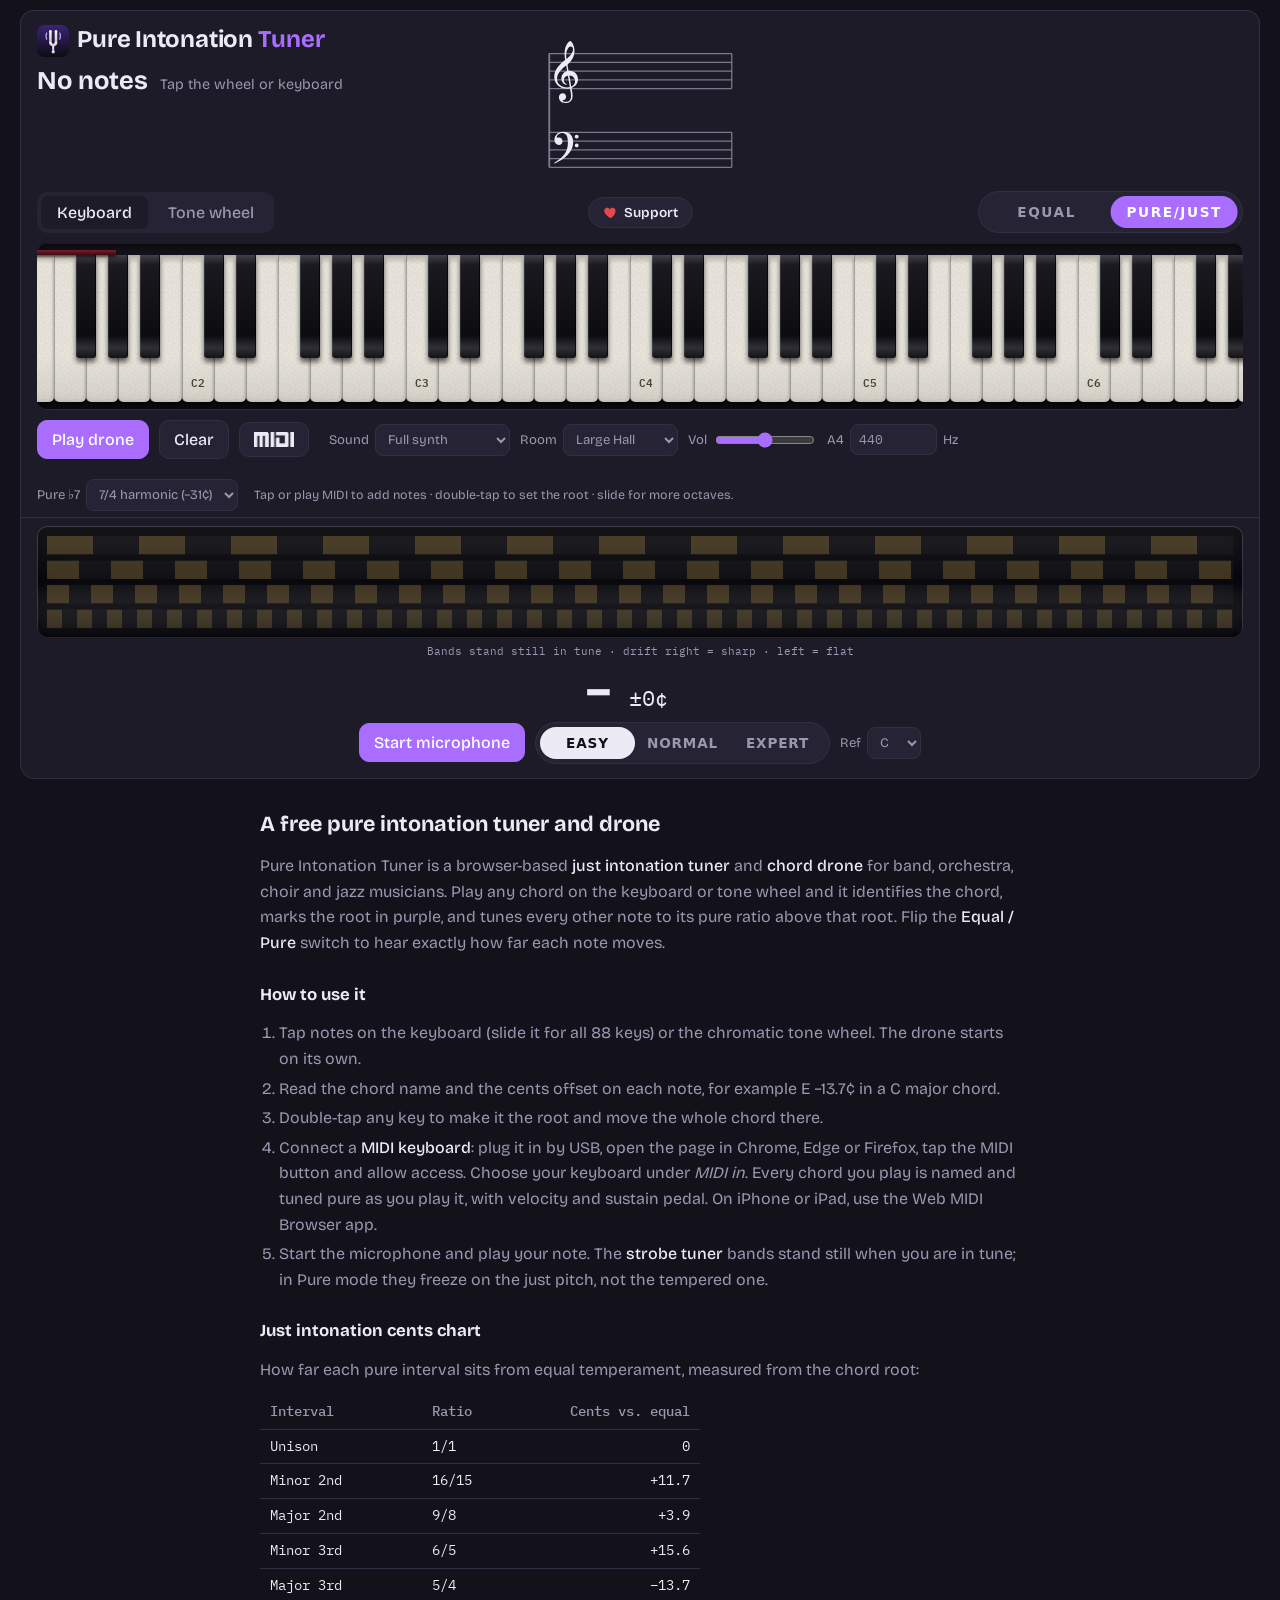
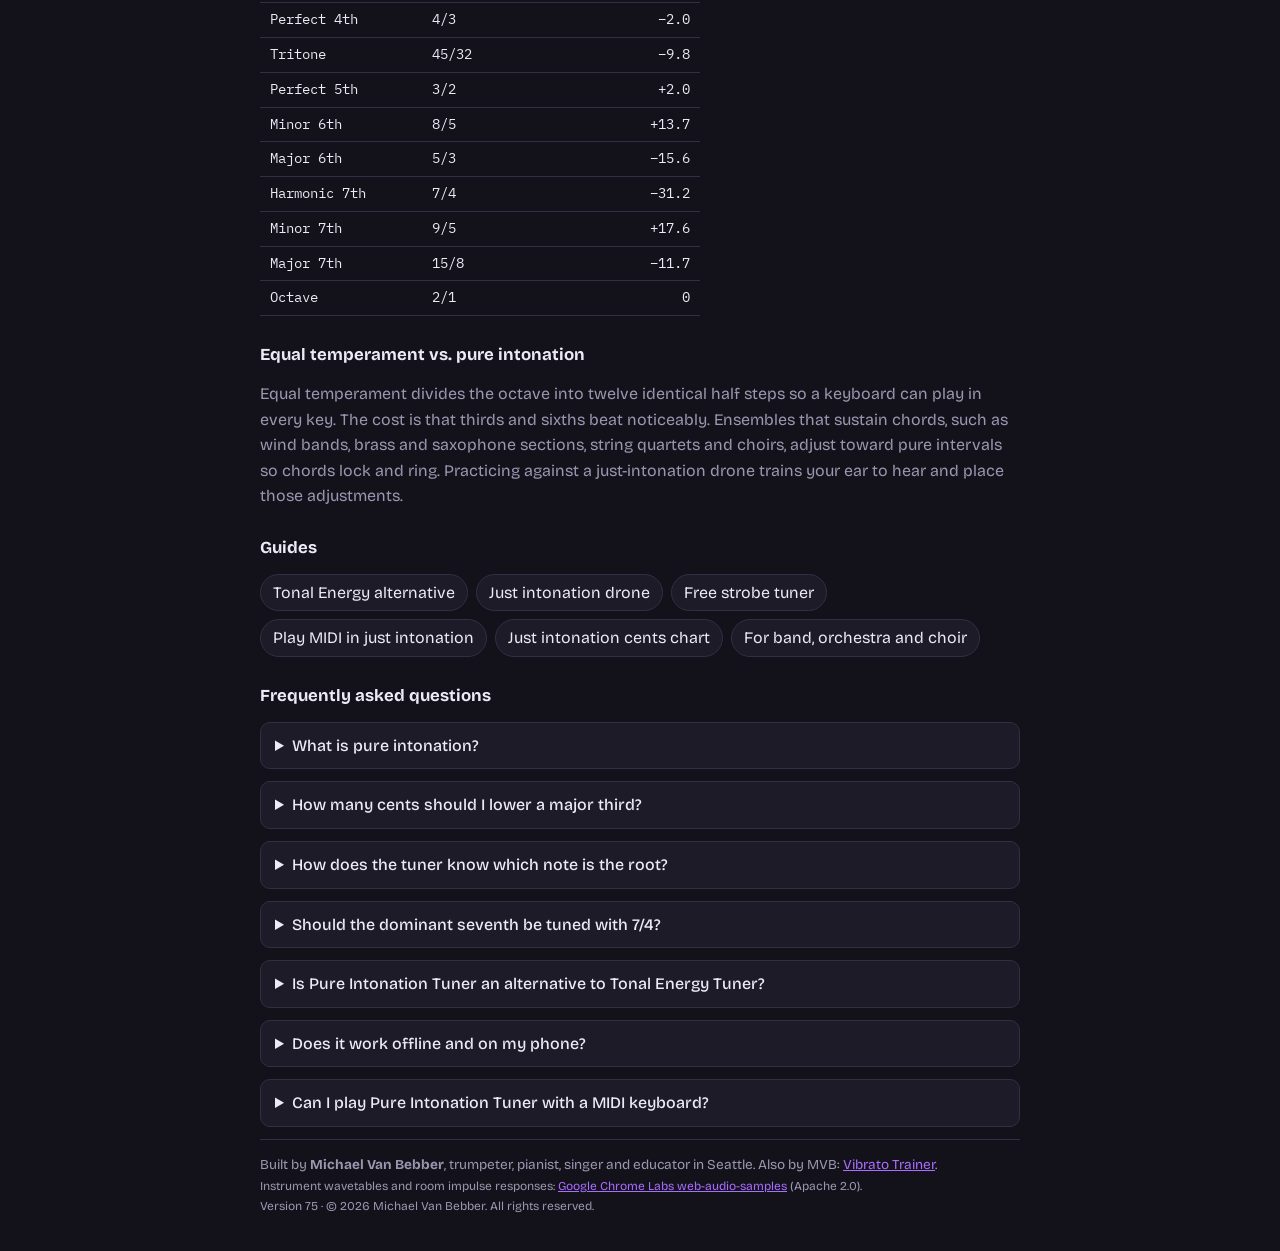
<file: index.html>
<!doctype html>
<html lang="en">
<head>
<meta charset="utf-8">
<meta name="viewport" content="width=device-width,initial-scale=1,viewport-fit=cover">
<title>Pure Intonation Tuner – Free Just Intonation Drone &amp; Strobe Tuner</title>
<meta name="description" content="Free pure & just intonation tuner and chord drone. Detects the chord root and tunes every note pure. Strobe tuner, equal/pure switch, 17 sounds, MIDI keyboard.">
<link rel="canonical" href="https://pureintonation.com/">
<meta name="robots" content="index,follow,max-image-preview:large">
<meta name="author" content="Michael Van Bebber">
<meta name="theme-color" content="#13121b">
<meta name="color-scheme" content="dark">
<meta property="og:type" content="website">
<meta property="og:site_name" content="Pure Intonation Tuner">
<meta property="og:title" content="Pure Intonation Tuner – Free Just Intonation Drone &amp; Strobe Tuner">
<meta property="og:description" content="Free pure & just intonation tuner and chord drone. Detects the chord root and tunes every note pure. Strobe tuner, equal/pure switch, 17 sounds, MIDI keyboard.">
<meta property="og:url" content="https://pureintonation.com/">
<meta property="og:image" content="https://pureintonation.com/og-image.png">
<meta property="og:image:width" content="1200"><meta property="og:image:height" content="630">
<meta property="og:image:alt" content="Pure Intonation Tuner: pure intonation strobe tuner with a C7 chord tuned E −13.7¢, G +2.0¢, B♭ −31.2¢">
<meta name="twitter:card" content="summary_large_image">
<meta name="twitter:title" content="Pure Intonation Tuner – Free Just Intonation Drone &amp; Strobe Tuner">
<meta name="twitter:description" content="Free pure & just intonation tuner and chord drone. Detects the chord root and tunes every note pure. Strobe tuner, equal/pure switch, 17 sounds, MIDI keyboard.">
<meta name="twitter:image" content="https://pureintonation.com/og-image.png">
<link rel="icon" href="/favicon.ico" sizes="48x48">
<link rel="icon" href="/favicon.svg" type="image/svg+xml">
<link rel="icon" href="/favicon-48.png" sizes="48x48" type="image/png">
<link rel="apple-touch-icon" href="/apple-touch-icon.png">
<link rel="manifest" href="/manifest.webmanifest">
<meta name="apple-mobile-web-app-capable" content="yes">
<meta name="apple-mobile-web-app-title" content="Pure Tuner">
<script type="application/ld+json">{"@context": "https://schema.org", "@type": "WebApplication", "name": "Pure Intonation Tuner", "url": "https://pureintonation.com/", "description": "Free pure & just intonation tuner and chord drone. Detects the chord root and tunes every note pure. Strobe tuner, equal/pure switch, 17 sounds, MIDI keyboard.", "applicationCategory": "MusicApplication", "operatingSystem": "Any (web browser)", "browserRequirements": "Requires JavaScript and Web Audio", "isAccessibleForFree": true, "offers": {"@type": "Offer", "price": "0", "priceCurrency": "USD"}, "featureList": ["Pure (just) intonation drone", "Equal temperament / pure toggle", "Automatic chord and root detection", "Strobe tuner with just-intonation targets", "Keyboard and tone wheel note entry", "7/4 harmonic seventh option", "Adjustable A4 reference"], "image": "https://pureintonation.com/og-image.png", "screenshot": "https://pureintonation.com/og-image.png", "author": {"@type": "Person", "name": "Michael Van Bebber", "jobTitle": "Trumpeter, pianist, singer and educator", "address": {"@type": "PostalAddress", "addressLocality": "Seattle", "addressRegion": "WA"}}}</script>
<script type="application/ld+json">{"@context": "https://schema.org", "@type": "FAQPage", "mainEntity": [{"@type": "Question", "name": "What is pure intonation?", "acceptedAnswer": {"@type": "Answer", "text": "Pure (or just) intonation tunes each note of a chord to a simple whole-number frequency ratio above the root, such as 3:2 for the fifth and 5:4 for the major third. The chord then rings without beats, unlike equal temperament, where every half step is exactly 100 cents and most intervals are slightly out of tune."}}, {"@type": "Question", "name": "How many cents should I lower a major third?", "acceptedAnswer": {"@type": "Answer", "text": "A just major third (5:4) is 13.7 cents lower than an equal-tempered major third. A minor third (6:5) is 15.6 cents higher, and a pure fifth (3:2) is only about 2 cents higher."}}, {"@type": "Question", "name": "How does the tuner know which note is the root?", "acceptedAnswer": {"@type": "Answer", "text": "Every time you add or remove a note, Pure Intonation Tuner analyzes the pitch set and names the chord, from simple triads up to chords like C13♯11♭9 or G13sus♭9. The root turns purple and stays at equal-tempered pitch; every other note is retuned relative to it."}}, {"@type": "Question", "name": "Should the dominant seventh be tuned with 7/4?", "acceptedAnswer": {"@type": "Answer", "text": "The 7/4 harmonic seventh (31.2 cents flat of equal temperament) is the most consonant seventh and is the default here. Switch to 9/5 (17.6 cents sharp) for a brighter, more conventional minor seventh."}}, {"@type": "Question", "name": "Is Pure Intonation Tuner an alternative to Tonal Energy Tuner?", "acceptedAnswer": {"@type": "Answer", "text": "It covers the two features many ensemble musicians use most in Tonal Energy, the tuner and the just-intonation drone, and adds automatic chord-root detection. It runs free in any modern browser on iPhone, Android, Mac and PC. Pure Intonation Tuner is an independent project and is not affiliated with Tonal Energy."}}, {"@type": "Question", "name": "Does it work offline and on my phone?", "acceptedAnswer": {"@type": "Answer", "text": "Yes. Open it once and you can add it to your home screen; it then loads without a connection. The microphone tuner needs permission in your browser."}}, {"@type": "Question", "name": "Can I play Pure Intonation Tuner with a MIDI keyboard?", "acceptedAnswer": {"@type": "Answer", "text": "Yes. Connect a USB MIDI keyboard, open the page in Chrome, Edge or Firefox, and tap MIDI. Every chord you play is identified and tuned to pure intonation in real time, with velocity and sustain pedal support. Safari and iPhone browsers do not support MIDI; on iPhone or iPad, the Web MIDI Browser app works."}}]}</script>
<link rel="preconnect" href="https://fonts.gstatic.com" crossorigin><link rel="preconnect" href="https://fonts.googleapis.com">
<link rel="stylesheet" href="https://fonts.googleapis.com/css2?family=Bricolage+Grotesque:opsz,wght@12..96,500;12..96,700&family=IBM+Plex+Mono:wght@400;500&display=swap">
<style>
/* Layout: single dark instrument column — temperament switch on top, tone generator, then tuner */
:root{
  --bg:#13121b; --panel:#1c1b27; --raise:#262434; --line:#322f44;
  --fg:#eceaf4; --muted:#9b97b0;
  --root:#a96dff; --root-soft:rgba(169,109,255,.2);
  --note:#e8b44a; --note-ink:#1c1405;
  --ok:#4fd18b; --warn:#ff6e61;
  --display:"Bricolage Grotesque", "Avenir Next", system-ui, sans-serif;
  --mono:"IBM Plex Mono", ui-monospace, Menlo, monospace;
  color-scheme:dark;
}
html,body{background:var(--bg);color:var(--fg)}
body{font-family:var(--display)}
.app{max-width:760px;margin:0 auto;padding-block:20px 40px;padding-inline:16px;display:grid;gap:18px}
header{display:flex;flex-wrap:nowrap;align-items:flex-start;justify-content:space-between;gap:12px}
header>div:first-child{min-width:0}
h1{margin:0;font-size:1.7rem;font-weight:700;letter-spacing:-.01em}
h1 span{color:var(--root)}
.sub{margin:2px 0 0;color:var(--muted);font-size:.85rem}
button,select,input{font:inherit;color:inherit}
button{cursor:pointer}
:focus-visible{outline:2px solid var(--root);outline-offset:2px}

.mode{position:relative;display:grid;grid-template-columns:1fr 1fr;border:1px solid var(--line);background:var(--raise);border-radius:999px;padding:4px;min-width:230px}
.mode span{position:relative;z-index:1;text-align:center;font-weight:700;letter-spacing:.12em;font-size:.85rem;padding:11px 18px;color:var(--muted);transition:color .2s}
.mode::before{content:"";position:absolute;top:4px;bottom:4px;left:4px;width:calc(50% - 4px);border-radius:999px;background:var(--fg);transition:transform .22s ease,background .22s}
.mode[aria-checked="true"]::before{transform:translateX(100%);background:var(--root)}
.mode[aria-checked="false"] .t,.mode[aria-checked="true"] .p{color:var(--bg)}
.mode[aria-checked="true"] .p{color:#fff}
@media (max-width:480px){.mode{min-width:170px}.mode span{padding:9px 8px;font-size:.72rem;letter-spacing:.06em}.sub{display:none}.panelhead{display:flex;align-items:center;justify-content:space-between;gap:12px;flex-wrap:wrap}
.modehint{display:none}h1{font-size:1.4rem;white-space:nowrap}}
.panelhead{display:flex;align-items:center;justify-content:space-between;gap:12px;flex-wrap:wrap}
.modehint{font-family:var(--mono);font-size:.72rem;color:var(--muted);text-align:right;margin:4px 0 0}

main{display:grid;gap:18px;grid-template-columns:1fr}
.panel{background:var(--panel);border:1px solid var(--line);border-radius:14px;padding:18px;display:grid;gap:14px;align-content:start;min-width:0}
.panel h2{margin:0;font-size:.72rem;letter-spacing:.16em;text-transform:uppercase;color:var(--muted);font-weight:500;font-family:var(--mono)}

/* tuner */
.strobe{display:block;width:100%;height:150px;border-radius:10px;background:#09080d;box-shadow:inset 0 0 0 1px var(--line),inset 0 8px 18px rgba(0,0,0,.7)}
.legend{font-family:var(--mono);font-size:.7rem;color:var(--muted);text-align:center;margin:-4px 0 0}
.readout{display:flex;align-items:flex-end;justify-content:center;gap:18px;flex-wrap:wrap}
.big{font-size:4.2rem;font-weight:700;line-height:.9}
.big sub{font-size:1.4rem;color:var(--muted);vertical-align:baseline}
.cents{font-family:var(--mono);font-size:1.6rem;font-variant-numeric:tabular-nums;min-width:5ch}
.cents.ok{color:var(--ok)} .cents.off{color:var(--warn)}
.meta{font-family:var(--mono);font-size:.8rem;color:var(--muted);text-align:center;line-height:1.6}
.meta b{color:var(--fg);font-weight:500}
.row{display:flex;flex-wrap:wrap;gap:10px;align-items:center}
.btn{border:1px solid var(--line);background:var(--raise);border-radius:10px;padding:9px 14px;font-weight:500}
.btn.primary{background:var(--root);border-color:var(--root);color:#fff}
.notice{font-size:.85rem;color:var(--warn);margin:0}
label.ctl{display:flex;align-items:center;gap:6px;font-size:.82rem;color:var(--muted)}
select,input[type=number]{background:var(--raise);border:1px solid var(--line);border-radius:8px;padding:6px 8px}
input[type=number]{width:5.2em;font-family:var(--mono)}
input[type=range]{accent-color:var(--root);width:100px}

/* chord */
.chord{display:flex;align-items:baseline;gap:12px;flex-wrap:wrap}
.chord .name{font-size:2rem;font-weight:700}
.chord .name .r{color:var(--root)}
.chord .q{color:var(--muted);font-size:.9rem}
.chips{display:flex;flex-wrap:wrap;gap:6px}
.chip{font-family:var(--mono);font-size:.78rem;padding:5px 9px;border-radius:7px;background:var(--note);color:var(--note-ink);font-variant-numeric:tabular-nums}
.chip.root{background:var(--root);color:#fff}
.chip.empty{background:var(--raise);color:var(--muted)}

.tabs{display:flex;gap:4px;background:var(--raise);border-radius:10px;padding:4px;justify-self:start}
.tabs button{border:0;background:none;padding:7px 16px;border-radius:7px;font-weight:500;color:var(--muted)}
.tabs button[aria-selected="true"]{background:var(--panel);color:var(--fg)}

.wheel{display:block;width:100%;max-width:360px;margin-inline:auto;touch-action:manipulation}
.wheel .seg{cursor:pointer;stroke:var(--panel);stroke-width:2}
.wheel .seg path{fill:var(--raise);transition:fill .15s}
.wheel .seg:hover path{filter:brightness(1.15)}
.wheel .seg.on path{fill:var(--note)}
.wheel .seg.root path{fill:var(--root)}
.wheel text{stroke:none;pointer-events:none;text-anchor:middle;dominant-baseline:middle}
.wheel .nm{font-size:12px;font-weight:700;fill:var(--fg)}
.wheel .seg.on .nm{fill:var(--note-ink)} .wheel .seg.root .nm{fill:#fff}
.wheel .cc{font-family:var(--mono);font-size:7px;fill:var(--note-ink)}
.wheel .seg.root .cc{fill:#fff}
.wheel .ctr{font-size:15px;font-weight:700;fill:var(--fg)}
.wheel .ctr2{font-family:var(--mono);font-size:7.5px;fill:var(--muted)}

.kbwrap{--grain:url("data:image/svg+xml,%3Csvg xmlns='http://www.w3.org/2000/svg' width='140' height='140'%3E%3Cfilter id='n'%3E%3CfeTurbulence type='fractalNoise' baseFrequency='.85' numOctaves='2' stitchTiles='stitch'/%3E%3CfeColorMatrix values='0 0 0 0 0 0 0 0 0 0 0 0 0 0 0 0 0 0 .13 0'/%3E%3C/filter%3E%3Crect width='100%25' height='100%25' filter='url(%23n)'/%3E%3C/svg%3E");
  position:relative;overflow-x:auto;overflow-y:hidden;border-radius:9px;padding:12px 6px 8px;cursor:grab;
  background:linear-gradient(#15131b,#0b0a0f);box-shadow:inset 0 3px 8px rgba(0,0,0,.7),inset 0 0 0 1px var(--line);scrollbar-width:thin;scrollbar-color:var(--line) transparent}
.kbwrap.drag{cursor:grabbing}
.kb{position:relative;height:120px;display:flex;width:max-content;user-select:none;-webkit-user-select:none;touch-action:pan-x}
.kb::before{content:"";position:absolute;left:-6px;right:-6px;top:-5px;height:5px;z-index:3;background:linear-gradient(#7a1d2c,#3a0c15);box-shadow:0 2px 3px rgba(0,0,0,.6)}
.wk{flex:0 0 var(--ww,28px);position:relative;box-sizing:border-box;border-radius:0 0 5px 5px;cursor:pointer;
  background-color:#f4f0e6;background-image:var(--grain),linear-gradient(to bottom,rgba(0,0,0,.22) 0,rgba(0,0,0,0) 9px,rgba(0,0,0,0) 70%,rgba(0,0,0,.08) 100%);
  border-left:1px solid rgba(0,0,0,.28);border-right:1px solid rgba(255,255,255,.35);
  box-shadow:inset 0 -5px 5px -4px rgba(0,0,0,.12),0 3px 3px rgba(0,0,0,.55);
  display:flex;flex-direction:column;justify-content:flex-end;align-items:center;gap:1px;padding-bottom:11px;
  font-family:var(--mono);font-size:.5rem;color:#6e6757;transition:transform .05s}
.wk:active{transform:translateY(1px);box-shadow:inset 0 -3px 0 rgba(0,0,0,.1),0 1px 1px rgba(0,0,0,.5)}
.bk{position:absolute;top:0;height:63%;z-index:2;border-radius:0 0 3px 3px;cursor:pointer;
  background-color:#141317;background-image:var(--grain),linear-gradient(to bottom,#45434c 0,#1c1b21 10%,#0d0c10 78%,#34333b 90%,#151418 100%);
  box-shadow:inset 1px 0 0 rgba(255,255,255,.1),inset -1px 0 0 rgba(0,0,0,.7),0 4px 5px rgba(0,0,0,.6);
  display:flex;flex-direction:column;justify-content:flex-end;align-items:center;padding-bottom:10px;
  font-family:var(--mono);font-size:.45rem;color:#ddd9ea}
.bk:active{height:62%}
.wk.on,.bk.on{background-color:var(--note);color:var(--note-ink)}
.wk.root,.bk.root{background-color:var(--root);color:#fff}
.bk.on,.bk.root{background-image:var(--grain),linear-gradient(to bottom,rgba(0,0,0,.18) 0,rgba(0,0,0,0) 10%,rgba(0,0,0,0) 88%,rgba(0,0,0,.14) 100%)}
.wk,.bk{overflow:hidden;white-space:nowrap}
.kb .c{font-weight:600;font-size:.7rem;color:#4a4537}
.wk.on .c,.wk.root .c{color:inherit}
#paneKeys,#paneWheel{min-width:0}
.kbwrap{max-width:100%}
.octbar{display:flex;align-items:center;gap:10px;font-family:var(--mono);font-size:.8rem;color:var(--muted)}
.octbar button{width:34px;height:30px;padding:0}
.foot{color:var(--muted);font-size:.78rem;line-height:1.5;max-width:70ch;margin:0}
@media (prefers-reduced-motion:reduce){.mode::before,.mode span,.wheel .seg path{transition:none}}

.learn{display:grid;gap:12px;color:var(--fg);line-height:1.6;max-width:70ch;padding-top:8px}
.learn h2{font-size:1.35rem;margin:8px 0 0;text-wrap:balance}
.learn h3{font-size:1.05rem;margin:14px 0 0}
.learn p,.learn ol{margin:0;color:var(--muted)}
.learn strong{color:var(--fg);font-weight:500}
.learn ol{padding-left:1.2em;display:grid;gap:4px}
.tablewrap{overflow-x:auto}
.learn table{border-collapse:collapse;width:100%;max-width:440px;font-family:var(--mono);font-size:.85rem;font-variant-numeric:tabular-nums}
.learn th,.learn td{text-align:left;padding:6px 10px;border-bottom:1px solid var(--line)}
.learn th{color:var(--muted);font-weight:500}
.learn td:last-child{text-align:right}.learn th:last-child{text-align:right}
details{border:1px solid var(--line);border-radius:10px;padding:10px 14px;background:var(--panel)}
summary{cursor:pointer;font-weight:500}
details p{margin-top:8px!important}
.site-foot{border-top:1px solid var(--line);padding-top:16px;color:var(--muted);font-size:.85rem}
.site-foot p{margin:0 0 6px}.site-foot a{color:var(--root)}.site-foot .fine{font-size:.75rem}

/* compact layout */
.app{padding-block:10px 32px;gap:12px}
main{gap:12px}
.panel{padding:14px 16px;gap:10px}
.panelhead{align-items:baseline;justify-content:flex-start;gap:2px 12px}
.panelhead h1{font-size:1.5rem;margin:0}
.panelhead .sub{margin:0}
.chordrow{display:flex;flex-wrap:wrap;align-items:center;gap:6px 14px;min-height:38px}
.chord .name{font-size:1.6rem;line-height:1.1}
.bar{display:flex;justify-content:space-between;align-items:center;gap:10px;flex-wrap:wrap}
.bar .mode{min-width:0}
.mode span{padding:8px 16px}
.wheel{max-width:280px}
.kb{height:104px}
.strobe{height:112px}
.legend{margin:-4px 0 0}
.tunrow{display:flex;align-items:center;justify-content:center;gap:6px 22px;flex-wrap:wrap}
.big{font-size:3rem}
.big sub{font-size:1.1rem}
.cents{font-size:1.4rem}
.tunrow .meta{text-align:left}
.tunctl{justify-content:center}
.tunctl .mode{min-width:0}
@media (max-width:480px){.foot{display:none}.strobe{height:92px}.kb{height:96px}.panel{padding:12px;gap:8px}.app{gap:10px}.big{font-size:2.4rem}.row{gap:8px}.btn{padding:8px 12px}.tabs button{padding:6px 10px;font-size:.85rem}.bar{flex-wrap:nowrap}.bar .mode span{padding:7px 8px}}
.panelhead h1{display:flex;align-items:baseline;gap:0;white-space:pre}
.logo{width:1.35em;height:1.35em;flex:none;border-radius:22%;margin-right:8px;align-self:center}
.staff{flex:none;height:120px;width:auto;max-width:60%;margin-left:auto;overflow:visible}
.staff .ln{stroke:var(--muted);stroke-width:1;opacity:.75}
.staff .cl{fill:var(--fg)}
.staff .ac{fill:var(--fg)}
.staff .sym{fill:var(--fg);font-family:var(--display);font-weight:700}.staff .sym .r{fill:var(--root)}
.staff .hd{fill:var(--note)}.staff .hd.root{fill:var(--root)}
.chordrow{align-items:center;flex-wrap:nowrap}
.chordrow .cgrp{flex:1 1 auto}
.chordrow .cgrp{display:flex;flex-direction:column;gap:6px;min-width:0}
@media (max-width:480px){.staff{height:104px}}
.chip{background:var(--fc,var(--note))}
.chip .fn{font-weight:700;margin-right:2px}
.wk.on,.bk.on{background-color:var(--fc,var(--note))}
.wheel .seg.on path{fill:var(--fc,var(--note))}
.staff .hd{fill:var(--fc,var(--note))}
.wk.root,.bk.root{background-color:var(--root)}.wheel .seg.root path{fill:var(--root)}.staff .hd.root{fill:var(--root)}.chip.root{background:var(--root)}
.chip{color:var(--fi,var(--note-ink))}
.wk.on,.bk.on{color:var(--fi,var(--note-ink))}
.wheel .seg.on .nm,.wheel .seg.on .cc{fill:var(--fi,var(--note-ink))}
.chordrow{align-items:flex-start}
.staff{margin-top:-46px}
@media (max-width:480px){.staff{margin-top:-34px}}
.kb .kf{font-family:var(--display);font-weight:700;font-size:.78rem;line-height:1}
@media (max-width:480px){.kb .kf{font-size:.66rem}}
#sevLbl{font-size:.82rem;color:var(--muted)}@media (max-width:480px){#sevLbl{font-size:.72rem}}
.mode span{font-family:system-ui,-apple-system,"Segoe UI",Roboto,sans-serif}
.brk{flex-basis:100%;height:0}@media (max-width:480px){.brk{display:none}}.sevgrp{display:inline-flex;align-items:center;gap:8px}
.mode.sev{min-width:0}.mode.sev span{padding:6px 12px;letter-spacing:.04em}
.row .foot{flex:1 1 220px;margin-left:6px}
/* notation centered in the app: chord name left, staff in the middle column */
.chordrow{display:grid;grid-template-columns:1fr auto 1fr;align-items:start}
.chordrow .cgrp{grid-column:1}
.chordrow .staff{grid-column:2;margin-left:0;max-width:none}
.chordrow .cgrp{display:contents}
.chordrow .chord{grid-column:1;grid-row:1;align-self:start}
.chordrow .staff{grid-row:1}
.chordrow .chips{grid-column:3;grid-row:1;justify-content:flex-end;align-content:flex-start;margin-top:-46px}
@media (max-width:480px){.chordrow .chips{margin-top:-34px;gap:3px}}
/* bigger staff */
.chordrow .staff{height:160px}
.chordrow .chips{flex-direction:column-reverse;flex-wrap:nowrap;align-items:flex-end;justify-content:flex-start;min-height:160px;margin-top:-46px;gap:5px}
.chordrow .chip{white-space:nowrap}
@media (max-width:480px){.chordrow .chips{min-height:128px;gap:3px}}
@media (max-width:480px){.chordrow .staff{height:128px;margin-top:-6px}.chordrow .chips{margin-top:-6px}.chordrow .chord{flex-direction:column;align-items:flex-start;gap:0}}
.supportrow{display:flex;justify-content:center}
.bar{display:grid;grid-template-columns:1fr auto 1fr;flex-wrap:nowrap}
.bar .tabs{justify-self:start}.bar .mode{justify-self:end}
.bar .support{padding:6px 14px;font-size:.85rem;gap:6px}.bar .support .heart{width:15px;height:15px}
@media (max-width:480px){.bar{gap:5px}.bar .tabs button{white-space:nowrap;padding:5px 7px}.bar .mode{min-width:0}.bar .mode span{padding:6px 7px}.bar .support{padding:6px;border-radius:50%}.bar .support .lbl{display:none}.bar .support .heart{width:14px;height:14px}}
@media (max-width:375px){.bar{gap:4px}.bar .tabs button{padding:5px 5px;font-size:.72rem}.bar .mode span{padding:6px 5px;font-size:.6rem;letter-spacing:.03em}}
.support{display:inline-flex;align-items:center;gap:8px;padding:9px 18px;border:1px solid var(--line);border-radius:999px;background:var(--raise);color:var(--fg);text-decoration:none;font-weight:600}
.support:hover{border-color:#e5484d}
.support .heart{width:18px;height:18px;fill:#e5484d}
/* tablet and laptop: the app spans the full window; reading text stays a comfortable width, centered */
/* max width = the full 88-key keyboard; on big monitors the app centers instead of leaving a gap after the top key */
@media (min-width:481px){.app{max-width:1710px;padding-inline:20px}.learn,.site-foot{justify-self:center;width:100%;max-width:760px}}
/* iPad and other tablets (touch screens): card runs edge to edge, no empty margin around it */
@media (min-width:481px) and (pointer:coarse){.app{padding-inline:0;padding-top:0}.app>main>.panel:first-child{border-radius:0;border-left:0;border-right:0;border-top:0}.learn,.site-foot{padding-inline:20px}#paneKeys .kbwrap{margin-inline:-16px;max-width:none;width:calc(100% + 32px);box-sizing:border-box;border-radius:0;border-left:0;border-right:0}}
.guides{list-style:none;padding:0;margin:0;display:flex;flex-wrap:wrap;gap:8px}.guides a{display:inline-block;border:1px solid var(--line);border-radius:999px;padding:5px 12px;text-decoration:none;color:var(--fg);background:var(--panel)}.guides a:hover{border-color:var(--root)}
.vh{position:absolute;width:1px;height:1px;overflow:hidden;clip:rect(0 0 0 0);white-space:nowrap}

/* phone: edge-to-edge cards, one-screen layout */
@media (max-width:480px){
  .app{padding-inline:0;padding-block:4px 24px;gap:6px}
  main{gap:6px}
  .panel{border-radius:0;border-left:0;border-right:0;padding:8px 10px;gap:6px}
  .panelhead h1{font-size:1.15rem}
  .chordrow{min-height:0;gap:4px 8px}
  .chord{gap:6px}
  .chord .name{font-size:1.15rem}
  .chord .q{font-size:.72rem}
  .chip{font-size:.66rem;padding:3px 6px}
  .tabs{padding:3px}
  .tabs button{padding:5px 9px;font-size:.78rem}
  .mode span{padding:6px 8px;font-size:.66rem;letter-spacing:.05em}
  .kbwrap{padding:8px 4px 5px}
  .wk{padding-bottom:9px;font-size:.42rem;overflow:hidden}
  .bk{font-size:.36rem;padding-bottom:7px;overflow:hidden}
  .kb .c{font-size:.58rem;letter-spacing:-.02em}
  .row{gap:6px}
  .btn{padding:6px 10px;font-size:.85rem;border-radius:8px}
  label.ctl{font-size:.72rem;gap:4px}
  select,input[type=number]{padding:4px 6px;font-size:.8rem}
  input[type=number]{width:4.2em}
  input[type=range]{width:64px}
  #tunerH{font-size:.62rem}
  .strobe{height:68px;border-radius:6px}
  .legend{font-size:.58rem;margin:-3px 0 0}
  .tunrow{gap:2px 12px}
  .big{font-size:1.9rem}
  .big sub{font-size:.8rem}
  .cents{font-size:1.05rem;min-width:4.5ch}
  .meta{font-size:.66rem;line-height:1.4}
  .tunctl{gap:6px}
  .learn{padding-inline:16px}
  .site-foot{padding-inline:16px}
}

/* one merged card: drone and tuner share a single panel */
main{gap:0!important}
main>.panel:first-child{border-bottom:0;border-bottom-left-radius:0!important;border-bottom-right-radius:0!important;padding-bottom:6px!important}
main>.panel:last-child{border-top:1px solid var(--line);border-top-left-radius:0!important;border-top-right-radius:0!important;padding-top:8px!important}
.meta:empty{display:none}
@media (max-width:480px){.tunctl{flex-wrap:nowrap}.tunctl .btn{white-space:nowrap}.tunctl .mode span{padding:6px 8px}}
.seclbl,#tunerH{text-align:center}
.seclbl{margin:-4px 0 -6px!important}
.mode.tri{grid-template-columns:repeat(3,1fr);min-width:0;cursor:pointer}
.mode.tri span{padding:8px 12px;letter-spacing:.06em;color:var(--muted)}
.mode.tri span.on{color:var(--bg)}
.mode.tri::before{width:calc((100% - 8px)/3);background:var(--fg)}
.mode.tri[data-i="1"]::before{transform:translateX(100%)}
.mode.tri[data-i="2"]::before{transform:translateX(200%)}
@media (max-width:480px){.mode.tri span{padding:6px 6px;font-size:.62rem;letter-spacing:.03em}.tunctl .btn{padding:6px 9px;font-size:.8rem}}
.bk .kf{font-size:.66rem;letter-spacing:-.04em}@media (max-width:480px){.bk .kf{font-size:.56rem}}
.bk>span:not(.kf){letter-spacing:-.07em}
.kb .kf{font-size:.95rem}@media (max-width:480px){.kb .kf{font-size:.8rem}}
.bk .kf{font-size:.78rem}@media (max-width:480px){.bk .kf{font-size:.64rem}}
#midiStat{font-size:.75rem;color:var(--muted);max-width:28ch;line-height:1.25}
#midiIn{max-width:13em}
@media (max-width:480px){#midiIn{max-width:9.5em}#midiInCtl{font-size:.66rem}#retuneCtl select{max-width:9.5em}#retuneCtl{font-size:.66rem}}
#midiBtn.on{border-color:var(--ok);color:var(--ok)}
#midiBtn .midilogo{display:block;height:.95em;aspect-ratio:2.656;background:currentColor;-webkit-mask:url([data-uri]) center/contain no-repeat;mask:url([data-uri]) center/contain no-repeat}
#midiBtn{display:inline-flex;align-items:center;justify-content:center}

</style>
<style>body{margin:0}:root{padding-top:env(safe-area-inset-top,0px);padding-bottom:env(safe-area-inset-bottom,0px)}[hidden]{display:none!important}img{max-width:100%}</style>
</head>
<body>
<div class="app">
  <main>
    <section class="panel" aria-labelledby="appTitle">
      <div class="panelhead">
        <h1 id="appTitle"><svg class="logo" aria-hidden="true" xmlns="http://www.w3.org/2000/svg" viewBox="0 0 64 64"><defs><linearGradient id="lgb" x1="0" y1="0" x2="0" y2="1"><stop offset="0" stop-color="#3a2470"/><stop offset="1" stop-color="#0c0b12"/></linearGradient><linearGradient id="lgf" x1="0" y1="0" x2="0" y2="1"><stop offset="0" stop-color="#fffcf4"/><stop offset="1" stop-color="#c4bed2"/></linearGradient></defs><rect width="64" height="64" rx="14" fill="url(#lgb)"/><g fill="none" stroke="#c4a0ff" stroke-width="2.6" stroke-linecap="round"><path d="M45 16a15 15 0 0 1 0 12"/><path d="M19 16a15 15 0 0 0 0 12"/></g><g fill="url(#lgf)"><rect x="24" y="10" width="5" height="27" rx="2.5"/><rect x="35" y="10" width="5" height="27" rx="2.5"/><path d="M24 34a8 8 0 0 0 16 0h-5a3 3 0 0 1-6 0z"/><rect x="30" y="41" width="4" height="10"/><circle cx="32" cy="53" r="3.2"/></g></svg>Pure Intonation <span>Tuner</span></h1>
      </div>
      <div class="chordrow">
        <div class="cgrp">
          <div class="chord"><div class="name" id="chordName">–</div><div class="q" id="chordQ"></div></div>
          <div class="chips" id="chips"></div>
        </div>
        <svg class="staff" id="staff" role="img" aria-label="Grand staff showing the selected notes"></svg>
      </div>
      <div class="bar">
        <div class="tabs" role="tablist">
          <button role="tab" id="tabKeys" aria-selected="true">Keyboard</button>
          <button role="tab" id="tabWheel" aria-selected="false">Tone wheel</button>
        </div>
        <a class="support" href="https://venmo.com/u/Michael-VanBebber" target="_blank" rel="noopener" title="Support Pure Intonation Tuner on Venmo (@Michael-VanBebber)"><svg class="heart" viewBox="0 0 24 24" aria-hidden="true"><path d="M12 21s-7.5-4.6-9.6-9.2C.9 8.4 2.9 4.5 6.6 4.5c2.1 0 3.6 1.1 4.4 2.5.8-1.4 2.3-2.5 4.4-2.5 3.7 0 5.7 3.9 4.2 7.3C19.5 16.4 12 21 12 21z"/></svg><span class="lbl">Support</span></a>
        <button class="mode" id="modeBtn" role="switch" aria-checked="true" aria-label="Pure intonation" title="Toggle equal / pure (just) tuning"><span class="t">EQUAL</span><span class="p">PURE/JUST</span></button>
      </div>
      <div id="paneWheel">
        <svg class="wheel" id="wheel" viewBox="-110 -110 220 220" role="group" aria-label="Chromatic tone wheel"></svg>
      </div>
      <div id="paneKeys" hidden>
        <div class="kbwrap" id="kbwrap"><div class="kb" id="kb"></div></div>
      </div>
      <div class="row">
        <button class="btn primary" id="playBtn">Play drone</button>
        <button class="btn" id="clearBtn">Clear</button>
        <button class="btn" id="midiBtn" title="Play with a MIDI keyboard" aria-label="MIDI"><span class="midilogo"></span></button><span class="ctl" id="midiStat"></span>
        <label class="ctl">Sound
          <select id="timbre">
            <optgroup label="Synth"><option value="fullsynth">Full synth</option><option value="putney">Analog drone</option></optgroup>
            <optgroup label="Waveforms"><option value="warmsquare">Warm square</option><option value="warmsaw">Warm saw</option><option value="warmtri">Warm triangle</option><option value="droppedsaw">Soft saw</option><option value="sine">Sine</option></optgroup>
            <optgroup label="Organ &amp; keys"><option value="organ">Organ</option><option value="pipeorgan">Pipe organ</option><option value="epiano">Electric piano</option><option value="celeste">Celeste</option></optgroup>
            <optgroup label="Ensemble"><option value="strings">Strings</option><option value="brass">Brass</option><option value="trombone">Trombone</option></optgroup>
            <optgroup label="Voices"><option value="choirah">Choir "ah"</option><option value="choirooh">Choir "ooh"</option><option value="voiceo">Voice "oh"</option></optgroup>
          </select>
        </label>
        <label class="ctl">Room
          <select id="room"><option value="off">Dry</option><option value="studio">Studio</option><option value="hall">Hall</option><option value="kilbourn">Kilbourn Hall</option><option value="largehall">Large Hall</option><option value="warehouse">Warehouse</option><option value="cathedral">Cathedral</option></select>
        </label>
        <label class="ctl">Vol <input type="range" id="vol" min="0" max="1" step="0.01" value="0.5"></label>
        <label class="ctl">A4 <input type="number" id="a4" min="400" max="480" step="0.5" value="440"> Hz</label>
        <span class="brk" aria-hidden="true"></span>
        <label class="ctl" id="midiInCtl" hidden>MIDI in <select id="midiIn" aria-label="MIDI input" title="MIDI input"></select></label>
        <label class="ctl" id="retuneCtl" hidden title="When the chord root changes, held notes glide to their new pure pitch or hold their current pitch">Held
          <select id="retune"><option value="glide">Glide</option><option value="hold">Hold</option></select>
        </label>
        <label class="ctl sevgrp">Pure ♭7
          <select id="sev"><option value="7/4">7/4 harmonic (−31¢)</option><option value="9/5">9/5 (+18¢)</option></select>
        </label>
        <p class="foot">Tap or play MIDI to add notes · double-tap to set the root · slide for more octaves.</p>
      </div>
    </section>

    <section class="panel" aria-labelledby="tunerH">
      <h2 id="tunerH" class="vh">Strobe tuner</h2>
      <canvas class="strobe" id="strobe" role="img" aria-label="Strobe tuner display"></canvas>
      <p class="legend">Bands stand still in tune · drift right = sharp · left = flat</p>
      <div class="tunrow">
        <div class="readout">
          <div class="big" id="tNote">–</div>
          <div class="cents" id="tCents">±0¢</div>
        </div>
        <div class="meta" id="tMeta"></div>
      </div>
      <div class="row tunctl">
        <button class="btn primary" id="micBtn">Start microphone</button>
        <div class="mode tri" id="tModeBtn" role="radiogroup" aria-label="Tuner sensitivity" data-i="1"><span role="radio" data-m="easy">EASY</span><span role="radio" data-m="normal">NORMAL</span><span role="radio" data-m="expert">EXPERT</span></div>
        <label class="ctl" id="keyCtl" title="Root used for pure tuning when no chord is entered">Ref
          <select id="keySel"></select>
        </label>
      </div>
      <p class="notice" id="micMsg" hidden></p>
    </section>
  </main>

<section class="learn" aria-labelledby="aboutH">
  <h2 id="aboutH">A free pure intonation tuner and drone</h2>
  <p>Pure Intonation Tuner is a browser-based <strong>just intonation tuner</strong> and <strong>chord drone</strong> for band, orchestra, choir and jazz musicians. Play any chord on the keyboard or tone wheel and it identifies the chord, marks the root in purple, and tunes every other note to its pure ratio above that root. Flip the <strong>Equal / Pure</strong> switch to hear exactly how far each note moves.</p>
  <h3>How to use it</h3>
  <ol>
    <li>Tap notes on the keyboard (slide it for all 88 keys) or the chromatic tone wheel. The drone starts on its own.</li>
    <li>Read the chord name and the cents offset on each note, for example E −13.7¢ in a C major chord.</li>
    <li>Double-tap any key to make it the root and move the whole chord there.</li>
    <li>Connect a <strong>MIDI keyboard</strong>: plug it in by USB, open the page in Chrome, Edge or Firefox, tap the MIDI button and allow access. Choose your keyboard under <em>MIDI in</em>. Every chord you play is named and tuned pure as you play it, with velocity and sustain pedal. On iPhone or iPad, use the Web MIDI Browser app.</li>
    <li>Start the microphone and play your note. The <strong>strobe tuner</strong> bands stand still when you are in tune; in Pure mode they freeze on the just pitch, not the tempered one.</li>
  </ol>
  <h3>Just intonation cents chart</h3>
  <p>How far each pure interval sits from equal temperament, measured from the chord root:</p>
  <div class="tablewrap"><table>
    <thead><tr><th scope="col">Interval</th><th scope="col">Ratio</th><th scope="col">Cents vs. equal</th></tr></thead>
    <tbody><tr><td>Unison</td><td>1/1</td><td>0</td></tr><tr><td>Minor 2nd</td><td>16/15</td><td>+11.7</td></tr><tr><td>Major 2nd</td><td>9/8</td><td>+3.9</td></tr><tr><td>Minor 3rd</td><td>6/5</td><td>+15.6</td></tr><tr><td>Major 3rd</td><td>5/4</td><td>−13.7</td></tr><tr><td>Perfect 4th</td><td>4/3</td><td>−2.0</td></tr><tr><td>Tritone</td><td>45/32</td><td>−9.8</td></tr><tr><td>Perfect 5th</td><td>3/2</td><td>+2.0</td></tr><tr><td>Minor 6th</td><td>8/5</td><td>+13.7</td></tr><tr><td>Major 6th</td><td>5/3</td><td>−15.6</td></tr><tr><td>Harmonic 7th</td><td>7/4</td><td>−31.2</td></tr><tr><td>Minor 7th</td><td>9/5</td><td>+17.6</td></tr><tr><td>Major 7th</td><td>15/8</td><td>−11.7</td></tr><tr><td>Octave</td><td>2/1</td><td>0</td></tr></tbody>
  </table></div>
  <h3>Equal temperament vs. pure intonation</h3>
  <p>Equal temperament divides the octave into twelve identical half steps so a keyboard can play in every key. The cost is that thirds and sixths beat noticeably. Ensembles that sustain chords, such as wind bands, brass and saxophone sections, string quartets and choirs, adjust toward pure intervals so chords lock and ring. Practicing against a just-intonation drone trains your ear to hear and place those adjustments.</p>
  <h3>Guides</h3>
  <ul class="guides"><li><a href="/tonal-energy-alternative/">Tonal Energy alternative</a></li><li><a href="/just-intonation-drone/">Just intonation drone</a></li><li><a href="/strobe-tuner/">Free strobe tuner</a></li><li><a href="/midi-just-intonation/">Play MIDI in just intonation</a></li><li><a href="/just-intonation-chart/">Just intonation cents chart</a></li><li><a href="/band-intonation/">For band, orchestra and choir</a></li></ul>
  <h3>Frequently asked questions</h3>
  <details><summary>What is pure intonation?</summary><p>Pure (or just) intonation tunes each note of a chord to a simple whole-number frequency ratio above the root, such as 3:2 for the fifth and 5:4 for the major third. The chord then rings without beats, unlike equal temperament, where every half step is exactly 100 cents and most intervals are slightly out of tune.</p></details><details><summary>How many cents should I lower a major third?</summary><p>A just major third (5:4) is 13.7 cents lower than an equal-tempered major third. A minor third (6:5) is 15.6 cents higher, and a pure fifth (3:2) is only about 2 cents higher.</p></details><details><summary>How does the tuner know which note is the root?</summary><p>Every time you add or remove a note, Pure Intonation Tuner analyzes the pitch set and names the chord, from simple triads up to chords like C13♯11♭9 or G13sus♭9. The root turns purple and stays at equal-tempered pitch; every other note is retuned relative to it.</p></details><details><summary>Should the dominant seventh be tuned with 7/4?</summary><p>The 7/4 harmonic seventh (31.2 cents flat of equal temperament) is the most consonant seventh and is the default here. Switch to 9/5 (17.6 cents sharp) for a brighter, more conventional minor seventh.</p></details><details><summary>Is Pure Intonation Tuner an alternative to Tonal Energy Tuner?</summary><p>It covers the two features many ensemble musicians use most in Tonal Energy, the tuner and the just-intonation drone, and adds automatic chord-root detection. It runs free in any modern browser on iPhone, Android, Mac and PC. Pure Intonation Tuner is an independent project and is not affiliated with Tonal Energy.</p></details><details><summary>Does it work offline and on my phone?</summary><p>Yes. Open it once and you can add it to your home screen; it then loads without a connection. The microphone tuner needs permission in your browser.</p></details><details><summary>Can I play Pure Intonation Tuner with a MIDI keyboard?</summary><p>Yes. Connect a USB MIDI keyboard, open the page in Chrome, Edge or Firefox, and tap MIDI. Every chord you play is identified and tuned to pure intonation in real time, with velocity and sustain pedal support. Safari and iPhone browsers do not support MIDI; on iPhone or iPad, the Web MIDI Browser app works.</p></details>
</section>
<footer class="site-foot">
  <p>Built by <strong>Michael Van Bebber</strong>, trumpeter, pianist, singer and educator in Seattle. Also by MVB: <a href="https://vibratotrainer.com" rel="noopener">Vibrato Trainer</a>.</p>
  <p class="fine">Instrument wavetables and room impulse responses: <a href="https://github.com/GoogleChromeLabs/web-audio-samples" rel="noopener">Google Chrome Labs web-audio-samples</a> (Apache 2.0).</p>
  <p class="fine">Version 75 · © 2026 Michael Van Bebber. All rights reserved.</p>
</footer>
</div>
<script>
(() => {
const NAMES=['C','D♭','D','E♭','E','F','F♯','G','A♭','A','B♭','B'];
const IVN=['unison','minor 2nd','major 2nd','minor 3rd','major 3rd','perfect 4th','tritone','perfect 5th','minor 6th','major 6th','minor 7th','major 7th'];
const JUST={0:1,1:16/15,2:9/8,3:6/5,4:5/4,5:4/3,6:45/32,7:3/2,8:8/5,9:5/3,10:9/5,11:15/8};
// templates in priority order: [symbol, long name, intervals]
const T=[
 ['maj7','major 7th',[0,4,7,11]],['7','dominant 7th',[0,4,7,10]],['m7','minor 7th',[0,3,7,10]],
 ['6','major 6th',[0,4,7,9]],['m6','minor 6th',[0,3,7,9]],['ø7','half-diminished',[0,3,6,10]],
 ['°7','diminished 7th',[0,3,6,9]],['m(maj7)','minor-major 7th',[0,3,7,11]],
 ['9','dominant 9th',[0,2,4,7,10]],['maj9','major 9th',[0,2,4,7,11]],['m9','minor 9th',[0,2,3,7,10]],
 ['add9','add 9',[0,2,4,7]],['m(add9)','minor add 9',[0,2,3,7]],['7sus4','7 sus 4',[0,5,7,10]],
 ['','major',[0,4,7]],['m','minor',[0,3,7]],['°','diminished',[0,3,6]],['+','augmented',[0,4,8]],
 ['sus4','sus 4',[0,5,7]],['sus2','sus 2',[0,2,7]],
 ['7','dominant 7th (no 5th)',[0,4,10]],['maj7','major 7th (no 5th)',[0,4,11]],['m7','minor 7th (no 5th)',[0,3,10]],
 ['5','perfect 5th',[0,7]],['','major 3rd',[0,4]],['m','minor 3rd',[0,3]],['','major 2nd (9th)',[0,2]],
 ['7','minor 7th',[0,10]],['maj7','major 7th',[0,11]],['','tritone',[0,6]]
];

const S={mode:'pure',notes:new Set(),a4:440,oct:4,timbre:'fullsynth',room:'largehall',vol:.5,sev:'7/4',playing:false,keyRoot:0,tab:'keys',tmode:'easy',retune:'glide'};
// MIDI keyboard state (declared early: the voice code reads it)
const MIDI={access:null,held:new Set(),sus:false,susHeld:new Set(),vel:new Map(),fast:new Set(),pend:0,shown:0};
const velGain=m=>{const v=MIDI.vel.get(m);return v==null?1:Math.max(.12,Math.pow(v/127,1.3))*1.15;};
try{const s=JSON.parse(localStorage.getItem('rr-settings-v5')||'{}');
  if(s.mode)S.mode=s.mode; if(s.a4)S.a4=s.a4; if(s.timbre)S.timbre=s.timbre; if(s.sev)S.sev=s.sev; if(s.tab)S.tab=s.tab; if(s.tmode2)S.tmode=s.tmode2; if(s.room3)S.room=s.room3; if(s.retune)S.retune=s.retune;}catch(e){}
const save=()=>{try{localStorage.setItem('rr-settings-v5',JSON.stringify({mode:S.mode,a4:S.a4,timbre:S.timbre,sev:S.sev,tab:S.tab,tmode2:S.tmode,room3:S.room,retune:S.retune}))}catch(e){}};
const $=id=>document.getElementById(id);
let chord=null;

/* ---------- chord analysis ---------- */
const DEG=['1','♭9','9','♯9','3','11','♯11','5','♭13','13','7','maj7'];
// name a pitch-class set from one candidate root, jazz-style (e.g. 13♯11♭9, 13sus♭9)
function nameFor(r,pcs){
  const I=new Set(pcs.map(p=>(p-r+12)%12));I.delete(0);
  const h=x=>I.has(x),used=new Set();
  const third=h(4)?4:h(3)?3:0;if(third)used.add(third);
  let sus='';if(!third){if(h(5)){sus='sus';used.add(5);}else if(h(2)){sus='sus2';used.add(2);}}
  const fifth=h(7);if(fifth)used.add(7);
  const sev=h(10)?10:h(11)?11:0;if(sev)used.add(sev);
  const dim=third===3&&!fifth&&h(6);if(dim)used.add(6);
  const dim7=dim&&!sev&&h(9);if(dim7)used.add(9);
  const aug=third===4&&!fifth&&h(8);if(aug)used.add(8);
  const n9=h(2)&&!used.has(2),n11=h(5)&&!used.has(5),n13=h(9)&&!used.has(9);
  const b9=h(1),s9=h(3)&&third===4,s11=h(6)&&!used.has(6),b13=h(8)&&!used.has(8);
  [n9&&2,n11&&5,n13&&9,b9&&1,s9&&3,s11&&6,b13&&8].forEach(x=>{if(x)used.add(x)});
  let sym='',ext='';
  if(sev){
    ext=n13?'13':(n11&&third!==4)?'11':n9?'9':'7';
    if(dim&&sev===10) sym=ext==='7'?'ø7':'m'+ext+'♭5';
    else if(sev===11) sym=dim?'°maj'+ext:third===3?`m(maj${ext})`:'maj'+ext;
    else sym=(third===3?'m':'')+ext;
    if(aug) sym+='♯5';
    if(sus) sym+=sus;
    if(n11&&third===4&&ext!=='11') sym+='(add11)';
  } else {
    sym=dim7?'°7':dim?'°':aug?'+':third===3?'m':third?'':sus?sus:(fifth?'5':'(no3)');
    if(!third&&sus==='sus2'&&n13) sym='6/9';
    else if(n13) sym+=n9?'6/9':'6'; else if(n9) sym+='add9';
    if(n11) sym+='add11';
  }
  const alts=[];
  if(b13) alts.push(sev?'♭13':'♭6');
  if(s11) alts.push(!fifth&&third===4&&!(n9||n11||n13||b9||s9)?'♭5':'♯11');
  if(s9) alts.push('♯9');
  if(b9) alts.push('♭9');
  sym+=alts.join('');
  const odd=[...I].filter(x=>!used.has(x));
  if(odd.length) sym+='(add'+odd.map(x=>DEG[x]).join(',')+')';
  let score=(third?20:sus?-4:-20)+((fifth||dim||aug)?6:0)-7*alts.length-10*odd.length-(sev===11&&third===3?6:0);
  const simple=!alts.length&&!odd.length&&!n9&&!n11&&!n13&&(third||sus);
  const q=dim7?'diminished 7th':dim&&sev===10?'half-diminished':dim&&sev===11?'diminished major':dim?'diminished':aug&&!sev?'augmented':
    sev===11?(third===3?'minor-major':'major'):sev===10?(third===3?'minor':sus?'suspended dominant':'dominant'):
    third===3?'minor':third===4?'major':sus?'suspended':'open 5th';
  const long=q+(sev&&!dim7&&!(dim&&sev===10&&ext==='7')?' '+ext+'th':'')+(alts.length?' · '+alts.join(' '):'');
  return {root:r,sym,long,ivs:[0,...I],score,simple,aug,dim,exact:!odd.length};
}
function analyze(){
  const c=analyze0();
  if(c&&c.root!=null){c.rs=pickRoot(c);if(c.slash)c.long+=' · '+spellPc(c.bass,c)+' in bass';}
  return c;
}
function analyze0(){
  if(!S.notes.size) return null;
  const midis=[...S.notes].sort((a,b)=>a-b);
  const bass=midis[0]%12;
  const pcs=[...new Set(midis.map(m=>m%12))];
  if(pcs.length===1) return {root:pcs[0],sym:'',long:midis.length>1?'octaves':'single note',ivs:[0],exact:true,bass};
  if(pcs.length===2){
    let best=null;
    for(const r of pcs){const ivs=pcs.map(p=>(p-r+12)%12).sort((a,b)=>a-b);
      T.forEach(([sym,long,t],i)=>{if(t.length!==2||t[1]!==ivs[1])return;
        const sc=(r===bass?50:0)-i*.5+(t[1]===6?0:100);
        if(!best||sc>best.score) best={root:r,sym,long,ivs,exact:true,score:sc,bass};});}
    return best;
  }
  let best=null;
  for(const r of pcs){
    const c=nameFor(r,pcs);
    c.score+=r===bass?30:(c.simple?25:-15);
    if(!best||c.score>best.score) best=c;
  }
  best.bass=bass;best.slash=best.root!==bass;
  return best;
}
// spell a pitch class inside a chord: letter from the interval above the root, so F♯7/C♯ (not D♭), G♭maj7 has F
function pcSpell(pc,c){
  const [rl]=c.rs||RSPELL[c.root],iv=(pc-c.root+12)%12,h=new Set(c.ivs||[]),sym=c.sym||'';
  let st=[0,1,1,2,2,3,3,4,5,5,6,6][iv];
  if(iv===3&&h.has(4))st=1;
  if(iv===6&&(c.dim||sym.includes('♭5')))st=4;
  if(iv===8&&(c.aug||sym.includes('♯5')))st=4;
  if(iv===9&&sym.startsWith('°7'))st=6;
  const L=(rl+st)%7;return [L,((pc-NATPC[L])%12+18)%12-6];
}
const ACCS={'-2':'𝄫','-1':'♭','0':'','1':'♯','2':'𝄪'};
function spellPc(pc,c){if(!c||c.root==null)return NAMES[pc];const [L,a]=pcSpell(pc,c);return LETTERS[L]+(ACCS[a]||'');}
// choose F♯ or G♭, D♭ or C♯ etc. for the root: whichever spells the whole chord (and bass) with fewer accidentals
function pickRoot(c){
  const d=RSPELL[c.root];if(!d[1])return d;
  const alt=d[1]<0?[(d[0]+6)%7,1]:[(d[0]+1)%7,-1];
  const pcs=new Set((c.ivs||[0]).map(i=>(i+c.root)%12));if(c.bass!=null)pcs.add(c.bass);
  const cost=rs=>{let n=0;pcs.forEach(pc=>{const a=Math.abs(pcSpell(pc,{...c,rs})[1]);n+=a===2?3:a;});return n;};
  const ca=cost(alt),cd=cost(d);if(ca!==cd)return ca<cd?alt:d;
  // a tie (G♭/B♭ vs F♯/A♯): follow the bass note's usual spelling
  const bs=RSPELL[c.bass!=null?c.bass:c.root][1];if(!bs)return d;
  return Math.sign(pcSpell(c.bass!=null?c.bass:c.root,{...c,rs:alt})[1])===Math.sign(bs)?alt:d;
}
const rootName=c=>c.rs?LETTERS[c.rs[0]]+(ACCS[c.rs[1]]||''):NAMES[c.root];
const slashTxt=c=>c.slash?'/'+spellPc(c.bass,c):'';
function ratio(iv){
  const h=new Set(chord?chord.ivs:[]);
  if(iv===6 && chord && chord.dim) return 64/45;
  if(iv===8 && chord && chord.aug) return 25/16;
  if(iv===10 && S.sev==='7/4' && h.has(4)) return 7/4;
  return JUST[iv];
}
const rootPc=()=>chord?chord.root:S.keyRoot;
function offset(pc){ // cents away from ET
  if(S.mode!=='pure') return 0;
  const iv=(pc-rootPc()+12)%12;
  return 1200*Math.log2(ratio(iv))-iv*100;
}
const freq=m=>S.a4*Math.pow(2,(m-69)/12)*Math.pow(2,offset(m%12)/1200);
const fmtC=c=>{const r=Math.round(c);return (r===0?'±0':(r>0?'+':'−')+Math.abs(r))+'¢';};
const nn=m=>NAMES[m%12]+(Math.floor(m/12)-1);

/* ---------- audio ---------- */
let ctx=null,master=null,waves={};const voices=new Map();
const IOS=/iP(hone|ad|od)/.test(navigator.userAgent)||(navigator.platform==='MacIntel'&&navigator.maxTouchPoints>1);
// iOS lowers playback while the mic is open; compensate, then rebuild audio when the mic closes
const gainVal=()=>S.vol*.5*(IOS&&micOn?4:1);let micOn=false;
function resetAudio(){
  const was=S.playing;
  voices.forEach(v=>v.srcs.forEach(x=>{try{x.stop()}catch(e){}}));voices.clear();
  try{ctx&&ctx.close();}catch(e){}
  ctx=null;master=null;waves={};noiseBuf=null;wetBus=null;rooms={};
  if(was){ensureCtx();syncVoices();}
}
// Wavetables measured from real instruments and analog synths: Google Chrome Labs web-audio-samples (Apache 2.0)
const TABLES={"warmsquare":[[.0,.0,.0,.0,.0,.0,.0,.0,.0,.0,.0,.0,.0,.0,.0,.0,.0,.0,.0,.0,.0,.0,.0,.0,.0,.0,.0,.0,.0,.0,.0,.0,.0,.0,.0,.0,.0,.0,.0,.0,.0,.0,.0,.0,.0,.0,.0,.0,.0,.0,.0,.0,.0,.0,.0,.0,.0,.0,.0,.0,.0,.0,.0,.0,.0,.0,.0,.0,.0,.0,.0,.0,.0,.0,.0,.0,.0,.0,.0,.0,.0,.0,.0,.0,.0,.0,.0,.0,.0,.0,.0,.0,.0,.0,.0,.0,.0,.0,.0,.0,.0,.0,.0,.0,.0,.0,.0,.0,.0,.0,.0,.0,.0,.0,.0,.0,.0,.0,.0,.0,.0,.0,.0,.0,.0,.0,.0,.0,.0,.0,.0,.0,.0,.0,.0,.0,.0,.0,.0,.0,.0,.0,.0,.0,.0,.0,.0,.0,.0,.0,.0,.0,.0,.0,.0,.0,.0,.0,.0,.0],[.0,1.0,.0,.5774,.0,.4472,.0,.378,.0,.3333,.0,.3015,.0,.2773,.0,.2582,.0,.2425,.0,.2294,.0,.2182,.0,.2085,.0,.2,.0,.1925,.0,.1857,.0,.1796,.0,.1741,.0,.169,.0,.1644,.0,.1601,.0,.1562,.0,.1525,.0,.1491,.0,.1459,.0,.1429,.0,.14,.0,.1374,.0,.1348,.0,.1325,.0,.1302,.0,.128,.0,.126,.0,.124,.0,.1222,.0,.1204,.0,.1187,.0,.117,.0,.1155,.0,.114,.0,.1125,.0,.1111,.0,.1098,.0,.1085,.0,.1072,.0,.106,.0,.1048,.0,.1037,.0,.1026,.0,.1015,.0,.1005,.0,.0995,.0,.0985,.0,.0976,.0,.0967,.0,.0958,.0,.0949,.0,.0941,.0,.0933,.0,.0924,.0,.0917,.0,.0909,.0,.0902,.0,.0894,.0,.0887,.0,.088,.0,.0874,.0,.0867,.0,.0861,.0,.0854,.0,.0848,.0,.0842,.0,.0836,.0,.083,.0,.0825,.0,.0819,.0,.0814,.0,.0808,.0,.0803,.0,.0798,.0,.0793]],"warmsaw":[[.0,.0,-.7071,.0,-.5,.0,-.4082,.0,-.3536,.0,-.3162,.0,-.2887,.0,-.2673,.0,-.25,.0,-.2357,.0,-.2236,.0,-.2132,.0,-.2041,.0,-.1961,.0,-.189,.0,-.1826,.0,-.1768,.0,-.1715,.0,-.1667,.0,-.1622,.0,-.1581,.0,-.1543,.0,-.1508,.0,-.1474,.0,-.1443,.0,-.1414,.0,-.1387,.0,-.1361,.0,-.1336,.0,-.1313,.0,-.1291,.0,-.127,.0,-.125,.0,-.1231,.0,-.1213,.0,-.1195,.0,-.1179,.0,-.1162,.0,-.1147,.0,-.1132,.0,-.1118,.0,-.1104,.0,-.1091,.0,-.1078,.0,-.1066,.0,-.1054,.0,-.1043,.0,-.1031,.0,-.1021,.0,-.101,.0,-.1,.0,-.099,.0,-.0981,.0,-.0971,.0,-.0962,.0,-.0953,.0,-.0945,.0,-.0937,.0,-.0928,.0,-.0921,.0,-.0913,.0,-.0905,.0,-.0898,.0,-.0891,.0,-.0884,.0,-.0877,.0,-.087,.0,-.0864,.0,-.0857,.0,-.0851,.0,-.0845,.0,-.0839,.0,-.0833,.0,-.0828,.0,-.0822,.0,-.0817,.0,-.0811,.0,-.0806,.0,-.0801,.0,-.0796,.0],[.0,1.0,-.0,.5773,-.0,.4472,-.0,.378,-.0,.3333,-.0,.3015,-.0,.2774,-.0,.2582,-.0,.2425,-.0,.2294,-.0,.2182,-.0,.2085,-.0,.2,-.0,.1924,-.0,.1857,-.0,.1796,-.0,.1741,-.0,.169,-.0,.1644,-.0,.1601,-.0,.1562,-.0,.1525,-.0,.1491,-.0,.1459,-.0,.1429,-.0,.14,-.0,.1374,-.0,.1348,-.0,.1325,-.0,.1302,-.0,.128,-.0,.126,-.0,.124,-.0,.1222,-.0,.1204,-.0,.1187,-.0,.117,-.0,.1155,-.0,.114,-.0,.1125,-.0,.1111,-.0,.1098,-.0,.1085,-.0,.1072,-.0,.106,-.0,.1048,-.0,.1037,-.0,.1026,-.0,.1015,-.0,.1005,-.0,.0995,-.0,.0985,-.0,.0976,-.0,.0967,-.0,.0958,-.0,.0949,-.0,.0941,-.0,.0933,-.0,.0924,-.0,.0917,-.0,.0909,-.0,.0902,-.0,.0894,-.0,.0887,-.0,.088,-.0,.0874,-.0,.0867,-.0,.0861,-.0,.0854,-.0,.0848,-.0,.0842,-.0,.0836,-.0,.083,-.0,.0825,-.0,.0819,-.0,.0814,-.0,.0808,-.0,.0803,-.0,.0798,-.0,.0793]],"warmtri":[[.0,1.0,-.0,.3333,-.0,.2,-.0,.1429,-.0,.1111,-.0,.0909,-.0,.0769,-.0,.0667,-.0,.0588,-.0,.0526,-.0,.0476,-.0,.0435,-.0,.04,.0,.037,-.0,.0345,-.0,.0323,-.0,.0303,.0,.0286,-.0,.027,-.0,.0256,-.0,.0244,.0,.0233,-.0,.0222,-.0,.0213,-.0,.0204,.0,.0196,.0,.0189,-.0,.0182,-.0,.0175,.0,.0169,-.0,.0164,-.0,.0159,-.0,.0154,-.0,.0149,.0,.0145,-.0,.0141,-.0,.0137,-.0,.0133,-.0,.013,-.0,.0127,-.0,.0123,-.0,.012,.0,.0118,-.0,.0115,-.0,.0112,-.0,.011,-.0,.0108,.0,.0105,-.0,.0103,-.0,.0101,.0,.0099,-.0,.0097,.0,.0095,-.0,.0093,-.0,.0092,.0,.009,-.0,.0088,-.0,.0087,.0,.0085,-.0,.0084,-.0,.0083,-.0,.0081,-.0,.008,.0,.0079,-.0,.0078,-.0,.0076,-.0,.0075,-.0,.0074,.0,.0073,-.0,.0072,-.0,.0071,.0,.007,-.0,.0069,-.0,.0068,-.0,.0067,-.0,.0066,-.0,.0065,-.0,.0065,-.0,.0064,.0,.0063],[.0,-1.0,-.0,-.3333,-.0,-.2,-.0,-.1429,-.0,-.1111,-.0,-.0909,-.0,-.0769,-.0,-.0667,-.0,-.0588,-.0,-.0526,-.0,-.0476,-.0,-.0435,-.0,-.04,-.0,-.037,-.0,-.0345,-.0,-.0323,-.0,-.0303,-.0,-.0286,-.0,-.027,-.0,-.0256,-.0,-.0244,-.0,-.0233,-.0,-.0222,-.0,-.0213,-.0,-.0204,-.0,-.0196,-.0,-.0189,-.0,-.0182,-.0,-.0175,-.0,-.0169,-.0,-.0164,-.0,-.0159,-.0,-.0154,-.0,-.0149,-.0,-.0145,-.0,-.0141,-.0,-.0137,-.0,-.0133,-.0,-.013,-.0,-.0127,-.0,-.0123,-.0,-.012,-.0,-.0118,-.0,-.0115,-.0,-.0112,-.0,-.011,-.0,-.0108,-.0,-.0105,-.0,-.0103,-.0,-.0101,-.0,-.0099,-.0,-.0097,-.0,-.0095,-.0,-.0093,-.0,-.0092,-.0,-.009,-.0,-.0088,-.0,-.0087,-.0,-.0085,-.0,-.0084,-.0,-.0083,-.0,-.0081,-.0,-.008,-.0,-.0079,-.0,-.0078,-.0,-.0076,-.0,-.0075,-.0,-.0074,-.0,-.0073,-.0,-.0072,-.0,-.0071,-.0,-.007,-.0,-.0069,-.0,-.0068,-.0,-.0067,-.0,-.0066,-.0,-.0065,-.0,-.0065,-.0,-.0064,-.0,-.0063]],"droppedsaw":[[.0,.0,-1.0,.0,-.7071,.0,-.5774,.0,-.5,.0,-.4472,.0,-.4082,.0,-.378,.0,-.3536,.0,-.3333,.0,-.3162,.0,-.3015,.0,-.2887,.0,-.2773,.0,-.2673,.0,-.2582,.0,-.25,.0,-.2425,.0,-.2357,.0,-.2294,.0,-.2236,.0,-.2182,.0,-.2132,.0,-.2085,.0,-.2041,.0,-.2,.0,-.1961,.0,-.1924,.0,-.189,.0,-.1857,.0,-.1826,.0,-.1796,.0,-.1768,.0,-.1741,.0,-.1715,.0,-.169,.0,-.1667,.0,-.1644,.0,-.1622,.0,-.1601,.0,-.1581,.0,-.1562,.0,-.1543,.0,-.1525,.0,-.1508,.0,-.1491,.0,-.1474,.0,-.1459,.0,-.1443,.0,-.1429,.0,-.1414,.0,-.14,.0,-.1387,.0,-.1374,.0,-.1361,.0,-.1348,.0,-.1336,.0,-.1325,.0,-.1313,.0,-.1302,.0,-.1291,.0,-.128,.0,-.127,.0,-.126,.0,-.125,.0,-.124,.0,-.1231,.0,-.1222,.0,-.1213,.0,-.1204,.0,-.1195,.0,-.1187,.0,-.1179,.0,-.117,.0,-.1162,.0,-.1155,.0,-.1147,.0,-.114,.0,-.1132,.0,-.1125,.0],[.0,.3536,-.0,.8165,-.0,.6325,-.0,.5345,-.0,.4714,-.0,.4264,-.0,.3922,-.0,.3651,-.0,.343,-.0,.3244,-.0,.3086,-.0,.2949,-.0,.2828,-.0,.2722,-.0,.2626,-.0,.254,-.0,.2462,-.0,.239,-.0,.2325,-.0,.2265,-.0,.2209,-.0,.2157,-.0,.2108,-.0,.2063,-.0,.202,-.0,.198,-.0,.1943,-.0,.1907,-.0,.1873,-.0,.1841,-.0,.1811,-.0,.1782,-.0,.1754,-.0,.1728,-.0,.1703,-.0,.1678,-.0,.1655,-.0,.1633,-.0,.1612,-.0,.1591,-.0,.1571,-.0,.1552,-.0,.1534,-.0,.1516,-.0,.1499,-.0,.1483,-.0,.1466,-.0,.1451,-.0,.1436,-.0,.1421,-.0,.1407,-.0,.1393,-.0,.138,-.0,.1367,-.0,.1355,-.0,.1342,-.0,.133,-.0,.1319,-.0,.1307,-.0,.1296,-.0,.1286,-.0,.1275,-.0,.1265,-.0,.1255,-.0,.1245,-.0,.1236,-.0,.1226,-.0,.1217,-.0,.1208,-.0,.12,-.0,.1191,-.0,.1183,-.0,.1174,-.0,.1166,-.0,.1159,-.0,.1151,-.0,.1143,-.0,.1136,-.0,.1129,-.0,.1122]],"organ":[[.0,-.0,-.2138,.0533,-.7025,.0134,-.0085,.0053,-.1072,.0033,-.0021,.0017,-.0012,.001,-.0008,.0007,-.094,.0004,-.0003,.0002,-.0002,.0002,-.0002,.0002,-.0002,.0001,-.0001,.0001,-.0001,.0001,-.0001,.0001,-.0589,.0,-.0,.0,-.0,.0,-.0,.0,-.0,.0,-.0,.0,-.0,.0,-.0,.0,-.0,.0,-.0,.0,-.0,.0,-.0,.0,-.0,.0,-.0,.0,-.0,.0,-.0,.0,-.0046,.0,-.0,.0,-.0,.0,-.0,.0,-.0,.0,-.0,.0,-.0,.0,-.0,.0,-.0,.0,-.0,.0,-.0,.0,-.0,.0,-.0,.0,-.0,.0,-.0,.0,-.0,.0,-.0,.0,-.0,.0,-.0,.0,-.0,.0,-.0,.0,-.0,.0,-.0,.0,-.0,.0,-.0,.0,-.0,.0,-.0,.0,-.0,.0,-.0,.0,-.0,.0,-.0,.0,-.0,.0,-.0012],[.0,1.0,-.0,.0,-.0,.0,-.0,.0,-.0,.0,-.0,.0,-.0,.0,-.0,.0,-.0,.0,-.0,.0,-.0,.0,-.0,.0,-.0,.0,-.0,.0,-.0,.0,-.0,.0,-.0001,.0,-.0,.0,-.0,.0,-.0,.0,-.0,.0,-.0,.0,-.0,.0,-.0,.0,-.0,.0,-.0,.0,-.0,.0,-.0,.0,-.0,.0,-.0,.0,-.0,.0,-.0,.0,-.0,.0,-.0,.0,-.0,.0,-.0,.0,-.0,.0,-.0,.0,-.0,.0,-.0,.0,-.0,.0,-.0,.0,-.0,.0,-.0,.0,-.0,.0,-.0,.0,-.0,.0,-.0,.0,-.0,.0,-.0,.0,-.0,.0,-.0,.0,-.0,.0,-.0,.0,-.0,.0,-.0,.0,-.0,.0,-.0,.0,-.0,.0,-.0,.0,-.0,.0,-.0,.0,-.0,.0,-.0,.0,-.0]],"pipeorgan":[[.0,-.0,-.3603,.1801,-.0898,.0397,-.0208,.0151,-.0146,.0137,-.0075,.0276,-.0005,.0021,-.001,.0009,-.0009,.0011,-.0007,.0013,-.0008,.0013,-.0013,.0004,-.0042,.0023,-.0007,.002,-.0007,.0286,-.0034,.0237,-.0002,.0026,-.0017,.0025,-.0002,.0005,-.0006,.0016,-.001,.0007,-.001,.0011,-.0009,.0012,-.0004,.0003,-.0007,.0103,-.001,.0071,-.0008,.0003,-.0003,.0004,-.0006,.0001,-.0006,.0009,-.0003,.0009,-.0006,.0006,-.0006,.0007,-.0005,.0004,-.0001,.0008,-.0005,.0011,-.0001,.0001,-.0003,.0003,-.0003,.0001,-.0002,.0002,-.0003,.0002,-.0003,.0003,-.0001,.0,-.0004,.0001,-.0003,.0004,-.0003,.0005,-.0002,.0002,-.0003,.0002,-.0001,.0002,-.0002,.0002,-.0002,.0002,-.0004,.0001,-.0002,.0001,-.0002,.0002,-.0003,.0005,-.0001,.0001,-.0002,.0003,-.0001,.0,-.0002,.0004,-.0002,.0002,-.0001,.0,-.0003,.0002,-.0003,.0003,-.0002,.0002,-.0003,.0001,-.0004,.0002,-.0001,.0001,-.0002,.0003,-.0002,.0001,-.0002,.0001,-.0003,.0001,-.0003,.0002,-.0002,.0001,-.0001,.0001,-.0002,.0001,-.0001,.0001,-.0001,.0002,-.0002,.0001,-.0002,.0003,-.0001,.0001],[.0,1.0,-.0,.0,-.0,.0,.0,.0,.0,.0,.0,.0,.0,.0,.0,.0,.0,.0,.0,.0,.0,.0,.0,.0,-.0,.0,.0,.0,.0,.0,-.0,.0,.0,.0,.0,.0,.0,.0,.0,.0,.0,.0,.0,.0,.0,.0,.0,.0,.0,.0,-.0,.0,-.0,.0,.0,.0,.0,.0,-.0,.0,.0,.0,-.0,.0,-.0,.0,-.0,.0,.0,.0,-.0,.0,.0,.0,.0,.0,.0,.0,.0,.0,-.0,.0,.0,.0,.0,.0,-.0,.0,-.0,.0,-.0,.0,.0,.0,-.0,.0,.0,.0,-.0,.0,.0,.0,-.0,.0,-.0,.0,-.0,.0,-.0,.0,.0,.0,-.0,.0,.0,.0,-.0,.0,-.0,.0,-.0,.0,-.0,.0,-.0,.0,-.0,.0,-.0,.0,-.0,.0,-.0,.0,-.0,.0,-.0,.0,-.0,.0,-.0,.0,-.0,.0,-.0,.0,.0,.0,-.0,.0,-.0,.0,-.0,.0,-.0,.0,-.0,.0,-.0,.0]],"strings":[[.0,-.1169,-1.0,.8546,.0768,-.1834,.0847,.0532,-.0004,-.0057,-.0403,.0018,-.0362,-.0059,.0027,-.0012,-.0001,-.002,-.0008,-.0009,.0025,-.0023,-.0004,.0005,.0001,-.0001,-.0,.0001,.0001,.001,.0004,-.0003,-.0001,-.0,-.0001,-.0,.0,-.0,-.0,.0,-.0001,.0001,.0,-.0001,.0,-.0,-.0,-.0,.0,-.0,.0001,-.0,-.0001,.0,-.0,.0,.0,-.0,.0,-.0,.0,.0,.0001,-.0001,-.0002,-.0,.0,-.0,.0,.0,-.0001,-.0,.0002,-.0002,.0001,.0,.0001,.0001,.0001,.0001,-.0001,.0007,-.0,.0005,.0002,.0001,-.0003,-.0003,.0003,.0001,-.0009,.0002,.0001,.0,-.0001,.0004,-.0006,-.0004,.0005,-.0002,-.0002,-.0,-.0,.0003,.0,.0004,.0003,-.0,.0,-.0,.0001,.0,.0,-.0001],[.0,-.2925,.2458,.1791,.0011,.1259,-.0169,.0075,-.0041,-.0108,-.0072,.0061,.0065,.0231,.0008,.0019,-.0004,.0011,.001,-.0005,.0017,-.0003,-.0001,.0,-.0004,-.0001,.0003,-.0003,-.0001,.0004,.0003,.0002,-.0001,-.0001,.0,-.0001,.0001,-.0,-.0001,.0,-.0,.0001,-.0,-.0,-.0,-.0001,.0,.0,-.0,-.0001,.0,-.0,-.0,.0,.0,-.0,-.0,.0,-.0,.0,-.0,-.0,.0001,.0001,-.0,.0,-.0001,.0,.0,-.0,-.0001,.0,.0001,.0,-.0,.0,.0001,.0,.0001,-.0002,.0003,.0005,-.0001,.0001,-.0001,.0001,-.0,-.0004,.0007,.0002,-.0004,.0004,.0,-.0,-.0,.0003,-.0005,-.0001,.0,-.0001,-.0001,-.0,.0,.0002,-.0002,.0001,-.0003,-.0001,-.0001,-.0,.0,-.0,.0,-.0001]],"brass":[[.0,-.1134,-.1879,-1.0,-.094,.0901,-.4517,.0574,-.3259,-.0167,-.1685,-.0069,-.1433,.0083,.2656,-.0061,.0366,.0039,.0123,.0031,-.0256,-.0037,-.0225,-.0127,.0058,-.003,-.0033,-.0077,-.0119,.0079,.0097,-.0059,.0037,.0041,-.0069,-.008,-.005,.0055,.0021,.0058,.0003,-.0017,-.0001,.0031,.0043,-.0041,.0002,.0023,-.0009,-.0034,.0037,.0015,-.0037,-.0019,.0035,-.0026,-.0031,.0035,.003,-.0034,-.0029,.0026,.0026,.0022,-.0029,-.0004,.0021,-.0018,.0025,.0026,.0023,.0007,-.003,.0029,.003,-.0022,-.0019,-.0011,.0017,-.0011,.0027,-.0003,.0012,.0022,.0007,-.0026,.0025,.0021,.0022,.002,-.0023,-.0001,.0023,.0025,.0015,.0023,-.0024,.0023,.0017,.0007,-.0021,.0019,.002,.0015,-.0012,.0004,.0023,-.0022,-.0001,.0023,.0017,.0017,-.0022,.0004,.0021,.0012,-.0021,.0014,-.0015,-.0022,.0021,-.0006,-.0004,.0016,.0003,-.0006,-.0017,-.002,.0011,.0019,.0016,.0017,.0018,-.0006,.0011,.0004,-.002,.0017,.002,.002,-.0014,.0013,.0011,.0019,.0011,-.0002,.0018,.0013,.0019,.0019,.0018,.0014,-.0002,-.0,.0019,.0015,-.0008,.0012,.0014,.0002],[.0,.2733,.3471,.4653,-.168,-.3212,-.0099,-.0256,.1515,.0748,.2628,-.0033,-.013,.011,-.0273,-.0045,.0063,.0124,.0374,.0072,.0267,.0023,.0023,-.0149,.0154,.0144,.014,-.0119,.0043,.0066,.0015,-.0073,-.0082,.0078,.0044,-.0008,-.0046,.0039,.0063,.0,-.0057,.0049,.0051,-.004,-.002,.0022,.0046,.0036,-.0041,.0024,.0018,.0038,-.0017,.0031,-.001,.0025,-.0017,.0003,-.0018,.0006,-.0019,.002,-.0021,-.0024,.0015,.0032,.0024,.0026,-.0018,-.0017,-.0021,.003,.0007,.0007,.0004,-.0019,-.0022,.0026,-.0023,-.0026,-.0006,.0028,.0025,-.0016,-.0027,.0009,-.0012,-.0017,-.0016,-.0018,-.0012,-.0026,.0013,-.0006,-.0019,-.0009,.0003,.0006,-.0017,-.0023,.0011,.0014,.0013,-.0018,-.002,.0023,.0004,.0006,.0023,-.0,-.0015,-.0014,-.0005,.0022,.0006,-.0018,.0005,.0016,.0016,.0002,-.0006,.0021,-.0021,.0015,-.0021,.002,.0012,-.0007,.0018,.0008,-.0014,-.0012,.0009,.002,.0017,-.002,.0004,-.0012,.0001,-.0002,-.0014,-.0015,.0017,.0005,-.0016,-.002,-.0009,-.0014,-.0002,.0003,-.0007,-.0014,-.0019,-.0019,-.0002,-.0011,-.0017,-.0014,.0013,-.0019]],"trombone":[[.0,.3561,.2735,-.4039,-.2694,-.168,.102,.0577,-.0173,-.0105,.0044,.0016,-.0029,-.0019,-.0,.0007,-.0,.0003,-.0003,-.0001,-.0001,.0002,-.0002,.0,-.0001,.0001,-.0001,-.0,-.0,.0,.0,-.0,.0],[.0,-.1885,1.0,.538,.0195,-.2597,-.0971,.0163,.0037,-.0217,-.0048,.0037,.0023,-.0006,-.0001,.0003,.0001,.0002,.0002,-.0,-.0001,-.0,.0,.0,.0001,.0001,.0,.0,-.0001,-.0,.0001,.0,.0001]],"choirah":[[.0,.6551,.2227,.2532,.2333,.4397,.763,-.8731,-.2645,-.5271,.6916,.0339,.0354,.0165,.0082,.0017,-.0095,-.0076,-.0094,-.0079,-.007,-.0186,-.0111,-.0113,-.0019,.0099,.0482,.0319,-.0453,-.0128,-.0033,-.0054,.0007,-.0049,.0115,.0021,-.0018,-.0005,.0004,-.0003,.0013,-.0019,-.0025,-.0124,.0053,-.0051,-.0038,-.0059,-.0031,-.0006,.0005,-.0012,.0004,-.0008,-.0001,-.0005,-.0005,-.0004,-.0005,.0002,.0,.0,.0007,.001,-.0008,.0001,-.0002,.0001,-.0001,-.0,.0001,-.0003,.0004,-.0015,-.0005,-.0029,-.002,-.0073,-.0032,-.0076,-.0019,-.0077,.0009,-.004,.0011,-.0009,.0001,-.0005,.0001,.0002,.0005,-.0003,.0009,-.0009,.0014,-.0007,.0016,-.001,.0015,-.0004,.0002,.0006,.0012,-.0002,.0005,-.0006,.0009,-.0011,.0003,-.0006,.0002,-.0003,-.0,-.0003,.0002,.0001,-.0003,-.0005,.0004,-.0008,-.0005,-.0002,.0002,-.0002,.0,-.0002,-.0002,.0002,.0003,-.0002,-.0014,-.0009,-.0018,-.0017,-.0033,-.0004,-.0027,-.0039,.0003,-.0009,-.0007,.0005,.0008,-.0004,-.0003,-.0033,-.0051,-.0003,.0019,.0021,.0002,-.0002,.0002,-.0002,.0001,.0,-.0002,-.0004,.0002,.0001],[.0,-.0318,.2825,.0722,.1082,.0287,-.4681,-1.0,.1406,.6443,.8564,-.0772,-.0474,-.0498,-.0287,-.027,-.0112,-.0051,-.0069,-.0016,-.0053,-.0011,-.0049,.0081,.0143,.0319,.0091,-.0369,-.0227,.0207,.0059,.0103,.0013,.0022,-.0071,-.0002,-.0079,-.0003,-.0022,-.0005,-.0006,-.0103,.0013,-.0055,.005,.0044,-.0013,.0043,-.0008,-.0006,-.0009,-.0019,.0009,-.0004,.0001,.0,.0004,-.0003,-.0,-.0002,.0001,-.0003,-.0013,-.0014,-.0015,-.0005,-.0006,-.0002,-.0002,.0001,-.0002,.0004,.0015,-.0001,.0005,-.0032,.001,-.0015,-.0016,-.0023,-.0018,-.0017,-.0056,-.0006,-.0056,.0002,-.0045,-.0005,-.0016,.0006,.0006,.0006,.0013,.0015,.0015,.0014,.0023,.0035,.0018,.0029,.0005,-.0002,-.0001,-.0003,-.0002,-.0002,-.0001,-.0008,.0007,.0004,-.0004,.0002,-.0001,-.0001,-.0002,-.0003,-.0004,-.0003,.0003,.0005,-.0,.0003,.0003,.0003,.0,.0003,.0001,-.0001,-.0007,-.0015,-.0025,-.0007,-.0006,-.0001,-.0004,-.0007,.0023,.0014,.0027,.0023,.0013,.0023,.0007,-.0005,-.0021,-.0025,-.0004,.0031,.0003,-.0022,-.0009,-.0004,-.0003,-.0002,-.0003,-.0006,-.0004,-.0003,.0003,.0002]],"choirooh":[[.0,-.7474,.581,-.9168,.1241,.0996,-.026,.2611,-.084,-.0254,-.0127,.0164,.0012,-.0004,-.0117,.0008,-.0016,.0005,-.0027,.0018,.0007,.0017,-.0008,.0012,.0014,-.005,.0046,-.0004,.0009,-.0004,.0001,-.0005,.0014,-.0018,.0016,-.0009,.001,-.0006,-.0007,.0002,-.0006,.0016,-.0017,.0002,.0001,.0004,-.0001,-.0001,-.0002,-.0004,-.0001,.0004,-.0001,-.0004,.0001,-.0002,-.0005,-.0003,.0002,-.0001,-.0002,.0002,-.0001,-.0,.0,-.0006,-.0001,-.0001,-.0005,.0001,-.0,.0002,-.0001,.0003,.0002,.0,.0001,-.0,.0003,-.0003,.001,-.0005,.0002,-.0001,-.0003,.0001,-.0002,.0004,-.0004,.0007,-.0004,.0005,-.0003,.0003,.0002,-.0003,-.0001,-.0002,.0001,-.0006,.0007,-.0016,.0014,-.0005,-.0002,-.0004,-.0002,-.0002,.0001,-.0002,-.0001,-.0,-.0003,.0003,-.0001,-.0008,.0016,-.001,.0003,-.0002,.0001,-.0003,.0001,-.0001,-.0004,-.0001,-.0003,.0005,-.0005,.0011,-.002,.0007,.0006,-.0016,.0018,-.0,-.0006,.0005,-.0007,.0009,-.0007,.0005,-.0007,.001,-.0009,.0001,.0017,-.0005,.0005,-.0,-.0019,.0006,-.0012,.0003,-.0,.0004,-.0001,.0005,-.0003,.0001],[.0,.0938,.5178,.039,-1.0,.0323,-.1282,.043,-.0159,-.0412,.02,.0064,-.0019,-.0057,.0049,-.0072,.0021,-.0043,-.0003,.0005,-.0006,.0002,.0019,-.0025,.006,-.0014,.0014,.0009,-.0006,.0001,.0003,-.0011,.0014,-.0004,-.0,-.0006,-.0003,.0012,-.0007,.0004,-.0009,.0013,.0023,-.0003,.0003,-.0004,-.0,-.0,-.0001,-.0001,.0002,.0001,-.0001,.0001,.0001,-.0001,-.0002,-.0001,.0002,-.0003,.0004,-.0003,-.0002,-.0,-.0001,.0002,-.0003,-.0001,.0001,.0,.0001,-.0002,.0003,-.0002,.0001,.0,.0002,-.0,-.0002,-.0002,.0,.0011,-.0009,.001,-.0003,-.0001,-.0003,.0007,-.0004,-.0,.0003,.0001,-.0,.0,-.0005,.0001,-.0005,-.0001,-.0005,.0001,-.0002,.0002,.0001,.0009,-.0014,.0003,.0001,-.0003,.0002,.0002,-.0001,.0001,.0001,-.0005,.0005,-.0008,.0003,-.0001,.0,-.0001,-.0003,.0001,-.0002,-.0003,-.0003,.0003,.0004,-.0,-.0,.0002,.0009,-.0001,.0017,-.0021,-.0012,.0005,.0002,-.0002,-.0003,.0007,-.0004,.001,-.0,-.0004,.0002,.0003,.0003,.0002,-.0003,.0003,-.0016,.0005,-.0001,-.0,.0002,-.0,.0001,-.0002,-.0001,.0003]],"voiceo":[[.0,-.1949,-.5336,-.1473,.8861,-1.0,.1617,.1004,-.5245,.3925,-.0897,.0106,.019,-.0117,-.0062,.0096,-.0001,-.0078,.0011,.0073,-.0036,-.0054,.0065,.008,-.0106,.0116,-.0066,-.0014,.0031,-.0011,-.0027,.0029,.0012,-.0035,.0008,-.0008,-.0036,.0026,-.0007,.0026,-.0002,-.0003,.0,-.0009,-.002,.0003,-.0012,-.0016,-.0027,-.0023,-.0001,-.001,.0001,.0001,-.0001,-.0002,-.0004,-.0005,-.0003,-.0001,.0008,-.0002,.0004,-.0003,.0001,.0001,.0001,-.0003,-.0003,.0015,-.0028,.0012,.0001,.0002,-.0005,.0011,-.0013,-.0,.0007,-.0011,-.0005,.0028,-.0014,.0003,.0004,.0004,-.0029,.0011,.0005,-.0002,.0002,-.0006,-.0013,.0035,-.0007,-.0002,.0013,-.0009,-.0008,.0007,.0002,-.0005,.0003,-.0003,-.0003,-.0002,-.0036,.0032,-.0035,.0015,-.0005,-.0003,-.0001,-.0,.0,.0001,.0001,.0004,-.0002,.0001,.0004,-.0003,-.0002,.0002,-.0004,.0009,.0002,-.0011,.0007,.0003,-.001,.0013,-.0005,.0001,-.0,.0001,.0001,.0001,.0001,.0004,.0,.0018,.0005,.0003,.0,-.0001,.0001,-.0006,-.0001,.0007,-.0003,-.0002,.0004,-.0004,-.0006,.0001,-.0,-.0003,-.0,.0002],[.0,-.5919,-.2205,.4363,-.257,.6904,.1613,-.2332,.2261,-.1365,-.0204,.0408,-.0176,-.0135,.0107,.0088,-.0078,-.0012,.0053,-.0013,-.0054,.0043,.0057,-.0139,.0197,-.0025,-.0069,.0067,-.0003,-.0036,.0011,.0016,-.0032,.0008,.0015,-.0036,.0005,-.0018,-.0018,.0012,-.0017,.0003,.0004,.0007,.0028,.0007,.0012,.0004,-.0003,.0001,-.0018,-.0015,-.0008,-.0004,.0002,.0003,-.0001,-.0001,-.0003,-.0001,-.0005,.0001,-.0001,-.0001,.0002,-.0003,-.0,.0,.0005,.0005,-.0006,-.0001,-.0005,-.0004,.0008,.0002,-.0009,.0016,-.0013,-.0006,.0013,-.0004,-.0004,.0003,.0006,-.001,-.0004,.0004,-.0012,.0005,.0001,-.0013,.0011,.0,-.0023,.0023,.0012,-.0011,.0003,.0005,-.0004,-.0003,.0006,-.0002,.0013,.0004,.0009,.0008,-.004,.0028,-.0014,-.0001,.0001,-.0002,-.0001,.0,.0,.0,-.0002,.0006,.0001,-.0007,.0003,-.0007,.0004,.0004,-.0007,-.0001,.0015,-.0014,.001,-.0004,-.0005,.0003,-.0004,-.0004,-.0004,-.0003,-.0002,-.001,-.0001,-.0004,.0002,.0018,-.0008,.0019,-.0001,-.002,.0011,-.0004,-.0002,.0006,.0005,-.0003,.0002,-.0002,-.0004,.0003,.0,-.0001]],"celeste":[[.0,-.0,-1.0,.001,-.0023,.0002,-.0024,.0002,-.0015,.0002,-.0015,.0003,-.0002,.0001,-.0012,.0002,-.0002,.0001,-.0003,.0001,-.0001,.0001,-.0002,.0001,-.0001,.0001,-.0001,.0001,-.0,.0001,-.0001,.0002,-.0004,.0001,-.0001,.0,-.0002,.0002,-.0001,.0001,-.0001,.0,-.0001,.0,-.0001,.0002,-.0002,.0001,-.0003,.0001,-.0002,.0001,-.0001,.0001,-.0001,.0001,-.0002,.0002,-.0002,.0001,-.0001,.0001,-.0002,.0003,-.0004,.0004,-.0005,.0006,-.0005,.0005,-.0004,.0003,-.0002,.0002,-.0001,.0001,-.0001,.0001,-.0001,.0001,-.0001,.0001,-.0001,.0001,-.0001,.0001],[.0,.0046,-.0,.0,-.0,.0,-.0,.0,-.0,.0,-.0,.0,-.0,.0,-.0,.0,-.0,.0,-.0,.0,-.0,.0,-.0,.0,-.0,.0,-.0,.0,-.0,.0,-.0,.0,-.0,.0,-.0,.0,-.0,.0,-.0,.0,-.0,.0,-.0,.0,-.0,.0,-.0,.0,-.0,.0,-.0,.0,-.0,.0,-.0,.0,-.0,.0,-.0,.0,-.0,.0,-.0,.0,-.0,.0,-.0,.0,-.0,.0,-.0,.0,-.0,.0,-.0,.0,-.0,.0,-.0,.0,-.0,.0,-.0,.0,-.0,.0]],"epiano":[[.0,-.0,-.7654,1.0,-.2288,.9077,-.243,.5473,-.3809,.2322,-.3433,.0493,-.2672,.0572,-.2073,.1718,-.1517,.177,-.057,.131,-.0158,.0811,-.0701,.0474,-.0423,.0367,-.0265,.0209,-.0171,.0116,-.0111,.0109,-.0107,.0112,-.0111,.0103,-.0068,.0046,-.0046,.0041,-.0041,.0045,-.0045,.006,-.006,.0059,-.0058,.006,-.0059,.0058,-.0058,.0057,-.0057,.0048,-.0048,.0047,-.0032,.0032,-.0032,.0032,-.0031,.0024,-.0023,.0023,-.0023,.0023,-.0023,.0022,-.0022,.0022,-.0022,.0022,-.0022,.0021,-.0021,.0021,-.002,.002,-.002,.0017,-.0017,.0016,-.0016,.0016,-.0016,.0016,-.0016,.0016,-.0016,.0016,-.0016,.0016,-.0015,.0016,-.0016,.0016,-.0016,.0016,-.0016,.0016,-.0016,.0016,-.0016,.0016,-.0012,.0012,-.0012,.0012,-.001,.001,-.001,.001,-.001,.001,-.001,.001,-.001,.001,-.001,.0009,-.0009,.0009,-.0009,.0009,-.0009,.0009,-.0009,.0009,-.0009,.0009,-.0009,.0009,-.0009,.0009,-.0009,.0009,-.0009,.0009,-.0009,.0009,-.0009,.0009,-.0009,.0009,-.0009,.0009,-.0008,.0008,-.0008,.0008,-.0008,.0008,-.0008,.0008,-.0008,.0007,-.0007,.0007,-.0007,.0007],[.0,.6422,-.0,.0,-.0,.0,-.0,.0,-.0,.0,-.0001,.0,-.0001,.0,-.0001,.0001,-.0001,.0001,-.0,.0001,-.0,.0001,-.0,.0,-.0,.0,-.0,.0,-.0,.0,-.0,.0,-.0,.0,-.0,.0,-.0,.0,-.0,.0,-.0,.0,-.0,.0,-.0,.0,-.0,.0,-.0,.0,-.0,.0,-.0,.0,-.0,.0,-.0,.0,-.0,.0,-.0,.0,.0,.0,-.0,.0,-.0,.0,-.0,.0,-.0,.0,-.0,.0,-.0,.0,-.0,.0,.0,.0,.0,.0,.0,.0,.0,.0,.0,.0,.0,.0,.0,.0,.0,.0,.0,.0,.0,.0,.0,.0,.0,.0,.0,.0,.0,.0,.0,.0,.0,.0,.0,.0,.0,.0,.0,.0,.0,.0,.0,.0,.0,.0,.0,.0,.0,.0,.0,.0,.0,.0,.0,.0,.0,.0,.0,.0,.0,.0,.0,.0,.0,.0,.0,.0,.0,.0,.0,.0,.0,.0,.0,.0,.0,.0,.0,.0,.0,.0,.0,.0]],"fullsynth":[[.0,-.0,-.505,.2303,-.108,.0689,-.0492,.0346,-.0324,.0315,-.0256,.023,-.0234,.0211,-.0186,.0164,-.0149,.0145,-.0128,.011,-.0108,.009,-.0088,.0074,-.0072,.0063,-.0061,.0058,-.0056,.0053,-.0063,.0062,-.0059,.0058,-.0057,.0056,-.0056,.0055,-.0051,.005,-.005,.0049,-.0048,.0048,-.0047,.0047,-.0046,.0046,-.0041,.0041,-.004,.004,-.004,.0039,-.0039,.0039,-.0038,.0038,-.0038,.0037,-.0033,.0032,-.0032,.0032,-.0032,.0031,-.0031,.0031,-.0026,.0026,-.0026,.0026,-.0026,.0029,-.0033,.0033,-.0033,.0033,-.0032,.0032,-.0032,.0032,-.0032,.0031,-.0031,.0031,-.0033,.0033,-.0032,.0032,-.0032,.0032,-.0032,.0032,-.0031,.0031,-.0031,.0031,-.0031,.0031,-.003,.003,-.003,.003,-.003,.003,-.003,.0029,-.0029,.0029,-.0029,.0029,-.0029,.0029,-.0029,.0028,-.0028,.0028,-.0028,.0028,-.0028,.0028,-.0028,.0027,-.0027,.0027,-.0027,.0027,-.0027,.0027,-.0027,.0027,-.0027,.0026,-.0026,.0026,-.0026,.0026,-.0026,.0028,-.0028,.0028,-.0028,.0028,-.0028,.0028,-.0028,.0028,-.0027,.0027,-.0027,.0027,-.0027,.0027,-.0027,.0027,-.0027,.0027,-.0027,.0026],[.0,1.0,-.0,.0,-.0,.0,-.0,.0,-.0,.0,-.0,.0,-.0,.0,-.0,.0,-.0,.0,-.0,.0,-.0,.0,-.0,.0,-.0,.0,-.0,.0,-.0,.0,-.0,.0,-.0,.0,-.0,.0,-.0,.0,-.0,.0,-.0,.0,-.0,.0,-.0,.0,-.0,.0,-.0,.0,-.0,.0,-.0,.0,-.0,.0,-.0,.0,-.0,.0,-.0,.0,-.0,.0,-.0,.0,-.0,.0,-.0,.0,-.0,.0,-.0,.0,-.0,.0,-.0,.0,-.0,.0,-.0,.0,-.0,.0,-.0,.0,-.0,.0,-.0,.0,-.0,.0,-.0,.0,-.0,.0,-.0,.0,-.0,.0,-.0,.0,-.0,.0,-.0,.0,-.0001,.0001,-.0001,.0001,-.0001,.0001,-.0001,.0001,-.0001,.0001,-.0001,.0001,-.0001,.0001,-.0001,.0001,-.0001,.0001,-.0001,.0001,-.0001,.0001,-.0001,.0001,-.0001,.0001,-.0001,.0001,-.0001,.0001,-.0001,.0001,-.0001,.0001,-.0001,.0001,-.0001,.0001,-.0001,.0001,-.0001,.0001,-.0001,.0001,-.0001,.0001,-.0001,.0001,-.0001,.0001,-.0001,.0001,-.0001,.0001]],"putney":[[.0,1.0,-.4621,.1951,.3198,.0229,.1785,-.185,.0255,.0126,-.111,-.0342,-.0039,.0426,.0295,.0557,-.0105,-.0507,-.0286,-.052,.0377,.0174,-.0105,.035,-.0046,-.0035,-.0012,-.0105,.0073,-.0016,-.0332,.0454,.0321,-.0437,.0282,-.0221,-.0328,.0063,-.0262,.0322,-.0007,-.035,.041,-.0102,-.0234,.0012,-.0002,.0159,-.0033,-.0148,.0216,.0061,-.0242,.0205,.0037,-.0054,.0012,-.0021,.0035,.0011,-.0295,.0309,.0227,-.0234,.0214,.0034,-.0348,.0141,-.0326,.0329,.0328,-.0326,.0007,-.0008,-.0018,.0013,-.0017,.0026,.0064,.0054,.0031,-.0121,-.013,.0052,-.0039,-.0101,.011,-.0106,.0111,-.0067,.0093,.0087,-.0127,.0123,.008,-.0118,.0114,-.0076,.0118,.0103,-.0127,-.0002,.004,-.0096,.0065,.0093,-.0105,.0084,-.0122,-.0007,.0069,-.0098,.0048,.0115,-.0078,.0003,.0097,-.0117,.0001,-.0057,-.0004,.0101,-.0096,.0009,.0092,-.0088,.0056,-.0092,-.0076,.0094,-.0084,.0037,.0082,-.0075,-.0001,.0094,-.0088,.0023,-.004,-.0073,.0089,-.0064,.0034,.0091,-.0089,-.004,-.0016,-.0028,.0082,.0007,-.0001,.0091,-.0023,-.0023,.0079,-.0086,-.0074,-.0016,-.0052,.0069],[.0,-.5737,.2617,.2386,-.0268,.0851,-.2401,.0401,-.0888,-.0302,.1286,-.1032,.0813,.0839,-.0645,-.0122,-.0676,-.0173,.0378,.0045,.0295,.0434,-.0155,-.0108,.004,-.0149,.0033,-.0053,-.0006,.0178,-.0251,-.019,.0383,-.0225,-.0271,.0301,.0167,.0028,-.0101,-.0278,.042,-.0223,-.0216,.0447,-.0388,.0032,-.0008,-.0156,.0218,-.0161,-.0003,.0276,-.0141,-.0187,.0281,-.0028,.0007,.0006,-.0041,.0047,-.0196,-.0166,.0264,-.0254,-.0268,-.0349,-.002,.0304,.0065,.0026,-.0016,-.0002,-.0015,.0025,.0022,-.0025,.0022,-.001,.0125,.0128,-.0134,-.0065,.0041,.0125,-.0129,.0088,.0076,-.0079,.007,-.0113,-.0091,.0096,-.0019,-.0035,.0104,.0056,-.0063,.0105,-.0051,-.0075,.0015,-.0127,.012,.008,-.0106,.0083,-.0066,-.009,.0013,-.0122,.01,.007,-.011,.0033,.009,-.0119,.0068,-.0013,-.0117,.0102,-.0116,.0058,.0065,-.0101,.0041,.0049,-.0084,.0039,-.0064,.0033,.0052,-.0091,.0054,.0063,-.0097,.0022,.004,-.0093,.0087,-.0061,.0035,.007,-.0088,-.0023,.003,-.0085,.0092,.0089,-.0042,.0092,-.0092,-.001,.0088,-.0088,-.0045,.0029,-.0036,.0081,.0063,.0043]]};
const LEGACY={square:'warmsquare',saw:'warmsaw',triangle:'warmtri',pulse:'droppedsaw',clarinet:'voiceo',oboe:'choirooh',flute:'warmtri',trumpet:'brass',voice:'choirah',reed:'organ'};
if(LEGACY[S.timbre])S.timbre=LEGACY[S.timbre];
if(!TABLES[S.timbre]&&S.timbre!=='sine')S.timbre='warmsquare';
// per-sound shaping: lowpass (x fundamental), resonance, attack (s), slow filter motion, breath noise, noise band (x f), level
const PROF={
  warmsquare:{cut:24,q:.7,att:.06,wob:.05,lvl:.8}, warmsaw:{cut:24,q:.7,att:.06,wob:.05,lvl:.75},
  warmtri:{cut:30,q:.6,att:.06,wob:.03,lvl:1}, droppedsaw:{cut:24,q:.6,att:.08,wob:.05,lvl:.85},
  sine:{cut:30,q:.5,att:.08,wob:0,lvl:1.1},
  organ:{cut:40,q:.5,att:.03,wob:.02,breath:.01,nb:6,lvl:.85}, pipeorgan:{cut:40,q:.5,att:.05,wob:.02,breath:.02,nb:5,lvl:.85},
  epiano:{cut:30,q:.6,att:.02,wob:.03,lvl:.9}, celeste:{cut:40,q:.5,att:.02,wob:.02,lvl:.95},
  strings:{cut:40,q:.5,att:.3,wob:.06,breath:.035,nb:7,lvl:.85}, brass:{cut:22,q:.8,att:.09,wob:.06,breath:.015,nb:4,lvl:.8},
  trombone:{cut:22,q:.8,att:.1,wob:.05,breath:.015,nb:4,lvl:.85},
  choirah:{cut:40,q:.5,att:.25,wob:.03,breath:.03,nb:5,lvl:.85}, choirooh:{cut:40,q:.5,att:.25,wob:.03,breath:.025,nb:4,lvl:.9},
  voiceo:{cut:40,q:.5,att:.2,wob:.03,breath:.025,nb:4,lvl:.9},
  fullsynth:{cut:20,q:.9,att:.08,wob:.08,lvl:.75}, putney:{cut:24,q:.8,att:.1,wob:.06,lvl:.8}};
let noiseBuf=null,wetBus=null,rooms={};const irRaw={};
const ROOMWET={off:0,studio:.75,hall:.7,kilbourn:1.1,largehall:1.05,warehouse:.63,cathedral:1.25};
function fakeIR(){const sr=ctx.sampleRate,L=Math.floor(sr*2.4),ir=ctx.createBuffer(2,L,sr);
  for(let c=0;c<2;c++){const d=ir.getChannelData(c);let lp=0;
    for(let i=0;i<L;i++){const t=i/sr;lp=lp*.6+(Math.random()*2-1)*.4;d[i]=lp*Math.exp(-3.1*t)*(t<.012?t/.012:1);}}return ir;}
async function setRoom(name){
  S.room=name;if(!ctx||!wetBus)return;
  const t=ctx.currentTime;
  for(const k in rooms){const r=rooms[k];if(k===name)continue;r.g.gain.setTargetAtTime(0,t,.25);
    clearTimeout(r.off);r.off=setTimeout(()=>{if(S.room!==k&&r.on){try{master.disconnect(r.conv)}catch(e){}r.on=false;}},3000);}
  if(name==='off')return;
  let r=rooms[name];
  if(!r){
    let buf=null;
    try{
      if(!irRaw[name])irRaw[name]=await (await fetch('ir/'+name+'.mp3'+(name==='cathedral'?'?v=4':''))).arrayBuffer();
      buf=await new Promise((ok,no)=>{const p=ctx.decodeAudioData(irRaw[name].slice(0),ok,no);if(p&&p.then)p.then(ok,no);});
    }catch(e){buf=fakeIR();}
    if(!ctx||rooms[name])return;
    const conv=ctx.createConvolver();conv.buffer=buf;const g=ctx.createGain();g.gain.value=0;
    conv.connect(g);g.connect(wetBus);r=rooms[name]={conv,g,on:false,off:0};
  }
  if(S.room!==name)return;
  clearTimeout(r.off);if(!r.on){master.connect(r.conv);r.on=true;}
  r.g.gain.setTargetAtTime(ROOMWET[name]||.6,ctx.currentTime,.25);
}
// iPhone: Web Audio is silenced by the ring/silent switch unless the page uses the "playback" audio session.
const SILENT='[data-uri]';let silentEl=null;
function iosPlayback(){
  try{if(navigator.audioSession)navigator.audioSession.type='playback';}catch(e){}
  if(!silentEl){try{silentEl=new Audio(SILENT);silentEl.loop=true;silentEl.setAttribute('playsinline','');silentEl.play().catch(()=>{});}catch(e){}}
}
function ensureCtx(){
  iosPlayback();
  if(!ctx){const AC=window.AudioContext||window.webkitAudioContext;
    try{ctx=new AC({latencyHint:0});}catch(e){try{ctx=new AC({latencyHint:'interactive'});}catch(e2){ctx=new AC();}}   // smallest buffer the system allows
    // output stage: a zero-delay soft clipper instead of a compressor (compressors add a fixed 6 ms look-ahead).
    // Clean and linear below about -4 dBFS, gentle rounding above, never past full scale.
    const comp=ctx.createGain();comp.gain.value=1.081/2;const clip=ctx.createWaveShaper(),N=4097,cv=new Float32Array(N);
    for(let i=0;i<N;i++){const x=(i/(N-1)*2-1)*2,a=Math.abs(x),y=a<.7?a:.7+.3*Math.tanh((a-.7)/.3);cv[i]=Math.sign(x)*y;}
    clip.curve=cv;clip.oversample='none';comp.connect(clip);clip.connect(ctx.destination);
    master=ctx.createGain();master.gain.value=gainVal();
    // rooms: each impulse response gets its own convolver (a convolver's buffer can only be set once in Safari),
    // and all of them feed a gently compressed reverb bus
    wetBus=ctx.createGain();const rc=ctx.createDynamicsCompressor();
    rc.threshold.value=-26;rc.knee.value=10;rc.ratio.value=3;rc.attack.value=.03;rc.release.value=.35;
    const mk=ctx.createGain();mk.gain.value=1.5;wetBus.connect(rc);rc.connect(mk);mk.connect(comp);
    master.connect(comp);rooms={};
    setRoom(S.room);
    const sr=ctx.sampleRate;noiseBuf=ctx.createBuffer(1,sr*2,sr);const nd=noiseBuf.getChannelData(0);for(let i=0;i<nd.length;i++)nd[i]=Math.random()*2-1;}
  if(ctx.state==='suspended') ctx.resume();
  return ctx;
}
function wave(name){
  if(waves[name]) return waves[name];
  const t=TABLES[name]||[[0,0],[0,1]];
  return waves[name]=ctx.createPeriodicWave(Float32Array.from(t[0]),Float32Array.from(t[1]));
}
const cutHz=(f,P)=>Math.min(f*P.cut,16000);
function makeVoice(m){
  const P=PROF[S.timbre]||PROF.square,f=freq(m),t=ctx.currentTime;
  const o=ctx.createOscillator();o.setPeriodicWave(wave(S.timbre));o.frequency.value=f;
  const lp=ctx.createBiquadFilter();lp.type='lowpass';lp.frequency.value=cutHz(f,P);lp.Q.value=P.q;
  o.connect(lp);let last=lp;
  (P.form||[]).forEach(([hz,db,q])=>{const pk=ctx.createBiquadFilter();pk.type='peaking';pk.frequency.value=hz;pk.gain.value=db;pk.Q.value=q;last.connect(pk);last=pk;});
  const env=ctx.createGain();env.gain.value=0;last.connect(env);
  const trem=ctx.createGain();trem.gain.value=1;env.connect(trem);trem.connect(master);
  const v={o,lp,env,P,timbre:S.timbre,srcs:[o]};
  if(P.breath){const ns=ctx.createBufferSource();ns.buffer=noiseBuf;ns.loop=true;ns.loopStart=Math.random();
    const bp=ctx.createBiquadFilter();bp.type='bandpass';bp.frequency.value=Math.min(f*P.nb,12000);bp.Q.value=.9;
    const ng=ctx.createGain();ng.gain.value=P.breath;ns.connect(bp);bp.connect(ng);ng.connect(env);ns.start(t,Math.random());v.bp=bp;v.srcs.push(ns);}
  if(P.wob){const lfo=ctx.createOscillator();lfo.frequency.value=.12+Math.random()*.3;
    const lg=ctx.createGain();lg.gain.value=cutHz(f,P)*P.wob;lfo.connect(lg);lg.connect(lp.frequency);lfo.start();v.lg=lg;v.srcs.push(lfo);}
  const tr=ctx.createOscillator();tr.frequency.value=.18+Math.random()*.25;const tg=ctx.createGain();tg.gain.value=.05;
  tr.connect(tg);tg.connect(trem.gain);tr.start();v.srcs.push(tr);
  o.start();return v;
}
function killVoice(m){const v=voices.get(m);if(!v)return;const t=ctx.currentTime;
  const g=v.env.gain;
  if(g.cancelAndHoldAtTime)g.cancelAndHoldAtTime(t);else{const cur=g.value;g.cancelScheduledValues(t);g.setValueAtTime(cur,t);}
  g.setTargetAtTime(0,t+.01,.15);v.srcs.forEach(x=>{try{x.stop(t+2)}catch(e){}});voices.delete(m);}
function syncVoices(){
  if(!ctx) return;
  const want=S.playing?S.notes:new Set();
  for(const m of [...voices.keys()]) if(!want.has(m)||voices.get(m).timbre!==S.timbre) killVoice(m);
  const n=Math.max(1,want.size),t=ctx.currentTime;
  for(const m of want){
    let v=voices.get(m),fresh=false;
    if(!v){v=makeVoice(m);voices.set(m,v);fresh=true;}
    const f=freq(m),P=v.P;
    if(fresh||S.retune!=='hold'){
      v.o.frequency.setTargetAtTime(f,t,.04);
      v.lp.frequency.setTargetAtTime(cutHz(f,P),t,.04);
      if(v.lg) v.lg.gain.setTargetAtTime(cutHz(f,P)*P.wob,t,.04);
      if(v.bp) v.bp.frequency.setTargetAtTime(Math.min(f*P.nb,12000),t,.04);
    }
    const lvl=.36*P.lvl/Math.sqrt(n)*velGain(m),g=v.env.gain;
    if(fresh&&MIDI.fast.has(m)){   // MIDI strike: audible within 2 ms, then the sound's own swell
      g.setValueAtTime(0,t);g.linearRampToValueAtTime(lvl*.6,t+.002);g.setTargetAtTime(lvl,t+.002,Math.min(P.att,.03)/2);
    } else g.setTargetAtTime(lvl,t,fresh?P.att/2:.15);
  }
}

/* ---------- rendering ---------- */
function renderMode(){
  const p=S.mode==='pure';
  $('modeBtn').setAttribute('aria-checked',p);
}

/* ---------- grand staff ---------- */
const NATPC=[0,2,4,5,7,9,11],LETTERS='CDEFGAB';
const RSPELL=[[0,0],[1,-1],[1,0],[2,-1],[2,0],[3,0],[3,1],[4,0],[5,-1],[5,0],[6,-1],[6,0]];
function spell(m){
  const pc=m%12;let L,acc;
  if(chord&&chord.root!=null){
    [L,acc]=pcSpell(pc,chord);
  } else {[L,acc]=RSPELL[pc];}
  const oct=Math.floor((m-acc-NATPC[L])/12)-1;
  return {d:oct*7+L,acc,midi:m};
}
const ACCG={'-2':'𝄫','-1':'♭','1':'♯','2':'𝄪'};
const spLetter=m=>{const n=spell(m);return LETTERS[((n.d%7)+7)%7]+(ACCG[n.acc]||'');};
const spName=m=>{const n=spell(m);return LETTERS[((n.d%7)+7)%7]+(ACCG[n.acc]||'')+Math.floor(n.d/7);};
// Bravura glyph outlines (SIL Open Font License), drawn at 10px staff spacing
const GL={"treble": "M20.191 53.208C20.135 52.731,20.191 52.703,20.444 52.45C24.824 48.378,28.138 43.24,28.138 37.034C28.138 33.524,27.155 30.042,25.498 27.627C24.881 26.729,23.842 25.606,23.392 25.606C22.831 25.606,21.567 26.644,20.781 27.543C17.776 30.856,16.794 35.911,16.794 40.123C16.794 42.454,17.102 45.093,17.383 46.75C17.468 47.227,17.496 47.311,17.018 47.733C11.178 52.534,5 58.319,5 66.49C5 73.51,9.802 80.193,19.714 80.193C20.641 80.193,21.708 80.109,22.522 79.94C22.943 79.856,23.027 79.828,23.112 80.305C23.589 83.029,24.207 86.539,24.207 88.449C24.207 94.43,20.163 95.16,17.776 95.16C15.586 95.16,14.547 94.514,14.547 93.98C14.547 93.7,14.912 93.587,15.839 93.278C17.102 92.913,18.535 91.846,18.535 89.488C18.535 87.269,17.131 85.36,14.66 85.36C11.964 85.36,10.335 87.522,10.335 90.021C10.335 92.632,11.908 96.62,18.029 96.62C20.725 96.62,25.976 95.384,25.976 88.533C25.976 86.202,25.246 82.383,24.824 79.856C24.74 79.379,24.768 79.435,25.33 79.182C29.43 77.554,32.125 74.128,32.125 69.551C32.125 64.384,28.334 59.807,22.382 59.807C21.343 59.807,21.343 59.807,21.202 59.077M24.01 31.867C25.33 31.867,26.425 32.962,26.425 35.181C26.425 39.674,22.578 43.324,19.405 46.104C19.124 46.357,18.956 46.3,18.872 45.767C18.703 44.728,18.619 43.352,18.619 42.06C18.619 35.742,21.539 31.867,24.01 31.867M19.602 59.414C19.714 60.172,19.714 60.144,18.984 60.369C15.446 61.576,13.115 64.777,13.115 68.231C13.115 71.853,15.025 74.437,17.776 75.391C18.113 75.504,18.591 75.616,18.872 75.616C19.18 75.616,19.349 75.419,19.349 75.167C19.349 74.886,19.04 74.774,18.759 74.661C17.046 73.931,15.839 72.19,15.839 70.337C15.839 68.006,17.411 66.293,19.882 65.591C20.528 65.423,20.612 65.479,20.697 65.928L22.718 77.975C22.803 78.424,22.747 78.424,22.157 78.536C21.511 78.649,20.697 78.733,19.882 78.733C12.806 78.733,8.229 74.802,8.229 69.186C8.229 66.799,8.65 63.598,11.992 59.807C14.435 57.111,16.288 55.595,18.17 54.079C18.591 53.742,18.675 53.798,18.759 54.219M22.382 65.844C22.297 65.339,22.353 65.226,22.831 65.283C26.116 65.563,28.812 68.315,28.812 71.853C28.812 74.409,27.267 76.458,25.021 77.61C24.544 77.834,24.459 77.834,24.375 77.357", "bass": "M15.193 39.414C8.145 39.414,5 44.552,5 48.428C5 51.657,6.685 54.437,9.97 54.437C12.525 54.437,14.266 52.668,14.266 50.168C14.266 47.585,12.357 45.956,10.391 45.956C9.296 45.956,8.875 46.237,8.37 46.237C7.836 46.237,7.696 45.928,7.696 45.507C7.696 43.907,10.139 40.93,14.266 40.93C18.535 40.93,20.416 45.142,20.416 51.488C20.416 62.776,14.828 69.094,5.393 74.458C5.028 74.654,4.803 74.879,4.803 75.188C4.803 75.44,4.972 75.665,5.337 75.665C5.534 75.665,5.758 75.609,6.011 75.469C15.951 70.611,26.481 63.422,26.481 51.123C26.481 44.103,22.185 39.414,15.193 39.414M30.44 42.727C29.177 42.727,28.222 43.682,28.222 44.946C28.222 46.209,29.177 47.164,30.44 47.164C31.676 47.164,32.659 46.209,32.659 44.946C32.659 43.682,31.676 42.727,30.44 42.727M30.469 52.864C29.233 52.864,28.278 53.791,28.278 55.054C28.278 56.318,29.233 57.245,30.469 57.245C31.732 57.245,32.659 56.318,32.659 55.054C32.659 53.791,31.732 52.864,30.469 52.864", "accidentalSharp": "M109.575 95.226C109.856 95.114,110.081 94.777,110.081 94.552L110.081 91.66C110.081 91.464,109.94 91.351,109.772 91.351C109.716 91.351,109.66 91.351,109.575 91.379C109.575 91.379,108.761 91.716,108.564 91.744C108.284 91.744,108.003 91.548,108.003 91.239L108.003 86.297C108.003 86.044,107.75 85.848,107.441 85.848C107.048 85.848,106.795 86.044,106.795 86.297L106.795 91.548C106.739 91.941,106.627 92.475,106.262 92.727C105.784 93.008,104.409 93.57,103.707 93.738C103.37 93.738,103.229 93.261,103.229 92.924L103.229 88.066C103.229 87.841,102.948 87.617,102.668 87.617C102.274 87.617,102.022 87.841,102.022 88.066L102.022 93.542C102.022 94.103,101.769 94.496,101.544 94.609C101.292 94.749,100.477 95.058,100.477 95.058C100.197 95.142,100 95.479,100 95.704L100 98.596C100 98.821,100.112 98.961,100.365 98.961L100.449 98.905C100.477 98.905,101.095 98.652,101.404 98.512L101.46 98.456C101.769 98.456,102.022 98.877,102.022 99.186L102.022 103.201C102.022 103.65,101.825 104.015,101.572 104.128C101.348 104.212,100.477 104.577,100.477 104.577C100.197 104.661,100 104.97,100 105.223L100 108.087C100 108.34,100.112 108.452,100.365 108.452L100.449 108.424C100.477 108.424,101.039 108.171,101.404 108.059C101.46 108.003,101.488 108.003,101.544 108.003C101.825 108.003,102.022 108.452,102.022 108.649L102.022 113.619C102.022 113.872,102.274 114.068,102.555 114.068C102.948 114.068,103.229 113.872,103.229 113.619L103.229 108.003C103.229 107.469,103.426 107.188,103.65 107.104L106.093 106.093C106.093 106.093,106.15 106.093,106.15 106.093L106.234 106.065C106.599 106.065,106.795 106.543,106.795 106.795L106.795 111.85C106.795 112.102,107.048 112.299,107.329 112.299C107.75 112.299,108.003 112.102,108.003 111.85L108.003 106.093C108.003 105.784,108.171 105.307,108.452 105.167C108.733 105.054,109.575 104.717,109.575 104.717C109.856 104.605,110.081 104.296,110.081 104.044L110.081 101.179C110.081 100.983,109.94 100.842,109.772 100.842C109.716 100.842,109.66 100.842,109.575 100.899L108.536 101.292C108.284 101.292,108.003 101.039,108.003 100.562L108.003 96.799C108.003 96.518,108.199 95.76,108.536 95.62M106.795 101.825C106.543 102.64,104.661 103.426,103.707 103.426C103.482 103.426,103.285 103.37,103.229 103.229C103.145 103.061,103.117 102.19,103.117 101.207C103.117 99.972,103.145 98.54,103.229 98.231C103.313 97.529,105.167 96.687,106.178 96.687C106.458 96.687,106.711 96.771,106.795 96.939C106.88 97.136,106.964 98.147,106.964 99.242C106.964 100.337,106.88 101.46,106.795 101.825", "accidentalFlat": "M100.477 106.88C100.618 107.048,100.73 107.076,100.842 107.076C100.983 107.076,101.095 106.992,101.095 106.992C102.303 106.318,103.285 105.223,104.296 104.521C107.89 102.022,109.126 99.551,109.126 97.697C109.126 95.395,107.357 93.935,105.504 93.822C104.802 93.822,103.847 94.131,103.285 94.496C103.033 94.693,102.583 95.058,102.387 95.058C102.303 95.058,102.274 95.058,102.19 95.03C101.909 94.918,101.741 94.609,101.741 94.328C101.769 93.457,102.022 83.742,102.022 82.927C102.022 82.478,101.657 82.253,101.264 82.253C100.674 82.253,100.028 82.647,100 83.377C100 83.377,100.168 106.458,100.477 106.88M101.909 103.285C101.909 103.285,101.769 100.842,101.769 99.242C101.769 98.596,101.825 98.091,101.853 97.95C102.134 97.136,103.763 95.956,104.689 95.956C105.869 95.956,106.346 97.304,106.346 98.315C106.346 100.477,104.493 102.668,102.752 103.763C102.583 103.847,102.471 103.875,102.359 103.875C101.994 103.875,101.909 103.482,101.909 103.285", "accidentalDoubleSharp": "M107.694 101.292C107.245 101.039,105.784 100.253,105.784 99.972C105.784 99.382,107.104 98.793,107.694 98.596C107.722 98.596,107.75 98.596,107.806 98.596L108.059 98.624C108.536 98.624,109.294 98.54,109.716 98.231C109.912 98.006,109.996 97.417,109.996 96.771C109.996 95.114,109.856 94.861,108.199 94.861C107.469 94.861,106.739 94.946,106.543 95.142C106.402 95.283,106.346 95.985,106.346 96.715C106.15 97.164,105.504 98.624,105.026 98.624C104.437 98.624,103.791 97.304,103.65 96.715C103.65 96.041,103.51 95.311,103.313 95.142C103.145 94.946,102.499 94.861,101.853 94.861C101.179 94.861,100.449 94.946,100.197 95.142C100.084 95.226,100 95.928,100 96.63C100 97.36,100.084 98.091,100.197 98.231C100.477 98.456,101.207 98.624,101.909 98.624C102.05 98.624,102.19 98.596,102.303 98.596C102.752 98.821,104.212 99.635,104.212 99.916C104.212 100.449,102.92 101.095,102.359 101.292L101.938 101.292C101.207 101.292,100.449 101.376,100.197 101.572C100.084 101.685,100 102.387,100 103.117C100 103.847,100.084 104.577,100.197 104.661C100.477 104.886,101.123 105.054,101.825 105.054C102.415 105.054,103.061 104.942,103.313 104.661C103.566 104.437,103.65 103.763,103.65 103.117C103.65 103.061,103.678 103.005,103.707 102.948C103.959 102.387,104.437 101.264,104.97 101.264C105.504 101.264,106.178 102.555,106.346 103.117C106.346 103.847,106.402 104.521,106.543 104.661C106.823 104.886,107.469 105.054,108.171 105.054C109.716 105.054,109.996 104.661,109.996 103.201C109.996 102.499,109.856 101.769,109.716 101.572C109.491 101.376,108.761 101.292,108.087 101.292", "accidentalDoubleFlat": "M112.692 93.907C111.962 93.907,111.457 94.187,110.783 94.552C110.502 94.693,110.193 95.058,109.828 95.058C109.744 95.058,109.66 95.058,109.631 95.03C109.351 94.946,109.21 94.665,109.21 94.328C109.21 93.485,109.463 83.742,109.463 82.984C109.463 82.534,109.098 82.338,108.705 82.338C108.171 82.338,107.525 82.703,107.441 83.377C107.441 83.377,107.469 88.908,107.554 94.552C106.964 94.131,106.262 93.907,105.504 93.907L105.251 93.907C104.493 93.907,104.015 94.187,103.37 94.552C103.033 94.693,102.752 95.058,102.387 95.058C102.303 95.058,102.274 95.058,102.19 95.03C101.909 94.946,101.741 94.665,101.741 94.328C101.741 93.485,102.022 83.742,102.022 82.984C102.022 82.534,101.657 82.338,101.264 82.338C100.674 82.338,100.028 82.703,100 83.377C100 83.377,100.197 106.515,100.477 106.88C100.618 107.048,100.73 107.076,100.842 107.076C100.983 107.076,101.095 106.992,101.095 106.992C102.359 106.346,103.37 105.223,104.296 104.521C105.784 103.482,106.908 102.387,107.694 101.404C107.75 104.437,107.834 106.739,107.975 106.88C108.087 107.048,108.199 107.076,108.284 107.076C108.424 107.076,108.536 106.992,108.536 106.992C109.772 106.346,110.755 105.223,111.681 104.577C115.332 102.022,116.623 99.551,116.623 97.697C116.623 95.423,114.826 93.935,112.945 93.907M102.696 103.763C102.583 103.847,102.415 103.875,102.359 103.875C102.022 103.875,101.909 103.482,101.909 103.229C101.909 103.229,101.769 100.842,101.769 99.27C101.769 98.624,101.825 98.147,101.853 97.978C102.106 97.164,103.763 95.956,104.717 95.956C105.953 95.956,106.346 97.332,106.346 98.343C106.346 100.618,104.521 102.64,102.696 103.763M110.137 103.763C109.996 103.847,109.856 103.875,109.772 103.875C109.463 103.875,109.351 103.482,109.351 103.229C109.351 103.229,109.21 100.449,109.21 98.905C109.21 98.456,109.21 98.091,109.266 97.978C109.491 97.164,111.204 95.956,112.159 95.956C112.58 95.956,112.889 96.069,113.141 96.35C113.506 96.855,113.759 97.529,113.759 98.343C113.759 100.618,111.962 102.64,110.137 103.763", "noteheadBlack": "M103.931 105.054C107.525 105.054,111.934 101.741,111.934 98.315C111.934 96.237,110.305 94.946,108.003 94.946C103.566 94.946,100 98.231,100 101.685C100 103.791,101.741 105.054,103.931 105.054"};
const GW={accidentalSharp:10.08,accidentalFlat:9.13,accidentalDoubleSharp:10,accidentalDoubleFlat:16.62,noteheadBlack:11.93};
const ACCN={'-2':'accidentalDoubleFlat','-1':'accidentalFlat','1':'accidentalSharp','2':'accidentalDoubleSharp'};
function renderStaff(){
  const sp=7,k=sp/10,half=sp/2,TB=0,BB=TB+9*sp;
  const yT=d=>TB-(d-30)*half,yB=d=>BB-(d-18)*half;
  const notes=[...S.notes].sort((a,b)=>a-b).map(m=>{const n=spell(m);n.tr=m>=60;n.y=n.tr?yT(n.d):yB(n.d);n.root=chord&&m%12===chord.root;return n;});
  // very high or low notes use 8va / 8vb so the staff can stay a fixed size
  const tre=notes.filter(n=>n.tr),bas=notes.filter(n=>!n.tr);let va=false,vb=false;
  if(tre.length&&Math.max(...tre.map(n=>n.d))>42&&Math.min(...tre.map(n=>n.d))-7>=23){va=true;tre.forEach(n=>{n.d-=7;n.y=yT(n.d);});}
  if(bas.length&&Math.min(...bas.map(n=>n.d))<14&&Math.max(...bas.map(n=>n.d))+7<=33){vb=true;bas.forEach(n=>{n.d+=7;n.y=yB(n.d);});}
  let top=yT(41),bot=yB(15);notes.forEach(n=>{top=Math.min(top,n.y-sp);bot=Math.max(bot,n.y+sp);});
  const xL=4,xR=150,xN=Math.round((xL+4+27.5*k+xR)/2),hw=GW.noteheadBlack*k,rx=hw/2,ry=rx;let g='';
  const P=(name,tx,ty,cls,sty='')=>`<path class="${cls}" style="${sty}" d="${GL[name]}" transform="translate(${tx.toFixed(2)} ${ty.toFixed(2)}) scale(${k})"/>`;
  for(let i=0;i<5;i++){g+=`<line class="ln" x1="${xL}" x2="${xR}" y1="${TB-i*sp}" y2="${TB-i*sp}"/><line class="ln" x1="${xL}" x2="${xR}" y1="${BB-i*sp}" y2="${BB-i*sp}"/>`;}
  g+=`<line class="ln" x1="${xL}" x2="${xL}" y1="${TB-4*sp}" y2="${BB}" style="stroke-width:1.5"/><line class="ln" x1="${xR}" x2="${xR}" y1="${TB-4*sp}" y2="${TB}"/><line class="ln" x1="${xR}" x2="${xR}" y1="${BB-4*sp}" y2="${BB}"/>`;
  g+=P('treble',xL+4-5*k,TB-80*k,'cl')+P('bass',xL+4-4.8*k,BB-80*k,'cl');
  [true,false].forEach(tr=>{const st=notes.filter(n=>n.tr===tr).sort((a,b)=>a.d-b.d);let prev=null;
    st.forEach(n=>{n.x=xN;if(prev&&n.d-prev.d<=1&&prev.x===xN)n.x=xN+hw-.5;prev=n;});});
  notes.forEach(n=>{const ls=[];
    if(n.tr){for(let d=28;d>=n.d;d-=2)ls.push(yT(d));for(let d=40;d<=n.d;d+=2)ls.push(yT(d));}
    else{for(let d=16;d>=n.d;d-=2)ls.push(yB(d));for(let d=28;d<=n.d;d+=2)ls.push(yB(d));}
    ls.forEach(y=>g+=`<line class="ln" x1="${n.x-rx-3}" x2="${n.x+rx+3}" y1="${y}" y2="${y}" style="opacity:1"/>`);});
  const cols=[];let xr=xN-rx-2;
  notes.filter(n=>n.acc).sort((a,b)=>a.y-b.y).forEach(n=>{let c=0;while((cols[c]||[]).some(y=>Math.abs(y-n.y)<sp*2.6))c++;(cols[c]=cols[c]||[]).push(n.y);
    const nm=ACCN[n.acc],w=GW[nm]*k,right=xr-c*9;g+=P(nm,right-w-100*k,n.y-100*k,'ac');});
  if(va)g+=`<text class="sym" x="${xN+14}" y="${TB-4*sp-4}" font-size="${sp*1.5}" font-style="italic">8va</text>`;
  if(vb)g+=`<text class="sym" x="${xN+14}" y="${BB+sp*2}" font-size="${sp*1.5}" font-style="italic">8vb</text>`;
  notes.forEach(n=>g+=P('noteheadBlack',n.x-rx-100*k,n.y-100*k,'hd'+(n.root?' root':''),fstyle(n.midi%12)));
  let X0=0,W=xR+4;
  if(chord){
    const hi=Math.min(TB-4*sp,...notes.filter(n=>n.tr).map(n=>n.y-(n.acc?sp*2.1:sp*.7)));
    const fs=sp*2.7,ty=hi-sp*.9,tx=xN,txt=chord.sym+slashTxt(chord);
    g+=`<text class="sym" x="${tx}" y="${ty}" font-size="${fs}" text-anchor="middle"><tspan class="r">${rootName(chord)}</tspan>${txt}</text>`;
    top=Math.min(top,ty-fs*.95);const est=(rootName(chord).length+[...txt].length)*fs*.6;X0=Math.min(0,tx-est/2-2);W=Math.max(xR+4,tx+est/2+2)-X0;
  }
  // fixed frame so the staff never rescales; very high/low notes and long names simply draw past the edge
  const st=$('staff');st.setAttribute('viewBox',`0 -54 ${xR+4} 128`);st.innerHTML=g;
  // same width as the Equal/Pure switch below it, so the drawing centers over the switch
  const mw=$('modeBtn').offsetWidth;if(mw)st.style.width=(innerWidth<=480?Math.min(mw,170):mw)+'px';
}

/* ---------- chord-function colors ---------- */
// hue = chord degree, shade = alteration
const FCOL={'3':'#4ade80','♭3':'#2dd4bf','5':'#fbbf24','♭5':'#fb923c','♯5':'#fb923c','♭7':'#f87171','7':'#f472b6','𝄫7':'#fda4af',
  '9':'#60a5fa','♭9':'#a5b4fc','♯9':'#38bdf8','11':'#a3e635','♯11':'#d9f99d','13':'#e879f9','6':'#e879f9','♭13':'#c026d3','♭6':'#c026d3'};
function fnOf(pc){
  if(!chord) return null;
  const iv=(pc-chord.root+12)%12,h=new Set(chord.ivs||[]),sym=chord.sym||'',sev=h.has(10)||h.has(11);
  switch(iv){
    case 0:return '1';case 1:return '♭9';case 2:return '9';
    case 3:return h.has(4)?'♯9':'♭3';case 4:return '3';case 5:return '11';
    case 6:return (chord.dim||sym.includes('♭5'))?'♭5':'♯11';case 7:return '5';
    case 8:return (chord.aug||sym.includes('♯5'))?'♯5':(sev?'♭13':'♭6');
    case 9:return sym.startsWith('°7')?'𝄫7':(sev?'13':'6');
    case 10:return '♭7';case 11:return '7';
  }
}
const fnLabel=f=>{if(!f||f==='1')return '1';const n=f.replace(/[♭♯𝄫]/g,'');return f+(n==='3'?'rd':'th');};
const fcol=pc=>{const f=fnOf(pc);return f&&f!=='1'?FCOL[f]:'';};
const inkFor=c=>{const n=parseInt(c.slice(1),16),r=n>>16&255,g=n>>8&255,b=n&255;return (0.299*r+0.587*g+0.114*b)/255>0.6?'#16130a':'#ffffff';};
const fstyle=pc=>{const c=fcol(pc);return c?`--fc:${c};--fi:${inkFor(c)};`:'';};
addEventListener('resize',()=>renderStaff());
function renderChord(){
  if(!chord){$('chordName').hidden=false;$('chordName').innerHTML='No notes';$('chordQ').textContent='Tap the wheel or keyboard';
    $('chips').innerHTML='';return;}
  $('chordName').hidden=false;$('chordName').innerHTML=`<span class="r">${rootName(chord)}</span>${chord.sym}${slashTxt(chord)}`;
  $('chordQ').textContent=chord.long+(chord.exact?'':' · best guess');
  const seen=new Set(),deg=m=>m%12===chord.root?1:(parseInt((fnOf(m%12)||'').replace(/\D/g,''))||99);
  // stacked like the chord: root at the bottom, then 3rd, 5th, 7th, 9th…
  const ms=[...S.notes].sort((a,b)=>a-b).filter(m=>!seen.has(m%12)&&seen.add(m%12)).sort((a,b)=>deg(a)-deg(b)||a-b);
  $('chips').innerHTML=ms.map(m=>{const r=m%12===chord.root;
    return `<span class="chip${r?' root':''}" style="${fstyle(m%12)}"><b class="fn">${r?'1':fnLabel(fnOf(m%12))}</b> ${spLetter(m)}${r?'':' '+fmtC(offset(m%12))}</span>`}).join('');
}
const WHEEL=[0,1,2,3,4,5,6,7,8,9,10,11];
function renderWheel(){
  const w=$('wheel');const pcsOn=new Set([...S.notes].map(m=>m%12));
  let h='';const R1=102,R0=52;
  WHEEL.forEach((pc,i)=>{
    const a0=(i*30-15-90)*Math.PI/180,a1=(i*30+15-90)*Math.PI/180,am=(i*30-90)*Math.PI/180;
    const P=(r,a)=>`${(r*Math.cos(a)).toFixed(2)} ${(r*Math.sin(a)).toFixed(2)}`;
    const d=`M${P(R0,a0)} L${P(R1,a0)} A${R1} ${R1} 0 0 1 ${P(R1,a1)} L${P(R0,a1)} A${R0} ${R0} 0 0 0 ${P(R0,a0)}Z`;
    const on=pcsOn.has(pc),root=chord&&pc===chord.root;
    const tx=P(80,am).split(' '),cx=P(64,am).split(' ');
    h+=`<g class="seg${on?' on':''}${root?' root':''}" style="${on?fstyle(pc):''}" data-pc="${pc}" tabindex="0" role="button" aria-pressed="${on}" aria-label="${NAMES[pc]}">
      <path d="${d}"/><text class="nm" x="${tx[0]}" y="${tx[1]}">${NAMES[pc]}</text>
      ${on?`<text class="cc" x="${cx[0]}" y="${cx[1]}">${root?'root':fmtC(offset(pc)).replace('¢','')}</text>`:''}</g>`;
  });
  h+=`<text class="ctr" x="0" y="-5">${chord?rootName(chord)+chord.sym+slashTxt(chord):'–'}</text>
      <text class="ctr2" x="0" y="12">${S.mode==='pure'?'PURE/JUST':'EQUAL'} · oct ${S.oct}</text>`;
  w.innerHTML=h;
}
const BLACK=new Set([1,3,6,8,10]);
const KLO=21,KHI=109;let ww=28,kbInit=false;
const whiteIdx=m=>{let n=0;for(let k=KLO;k<m;k++)if(!BLACK.has(k%12))n++;return n;};
function sizeKeys(){const ph=innerWidth<=480,w=$('kbwrap').clientWidth-(ph?8:12);if(w<=0)return false;ww=ph?Math.max(18,Math.floor(w/15)):Math.max(22,Math.min(40,Math.floor(Math.min(w,714)/22)));/* tablet/laptop: same key size as before, more keys on wider screens */$('kb').style.height=Math.round(ww*4.6)+'px';$('kb').style.setProperty('--ww',ww+'px');return true;}
function renderKeys(){
  const kb=$('kb');let wk='',bk='',wi=0;
  for(let m=KLO;m<KHI;m++){
    const on=S.notes.has(m),root=on&&chord&&m%12===chord.root;
    const cls=(on?' on':'')+(root?' root':'');
    const lab=on&&!root?fmtC(offset(m%12)):'';
    const kfn=on&&chord?`<span class="kf">${root?'1':fnOf(m%12)}</span>`:'';
    if(!BLACK.has(m%12)){
      wk+=`<div class="wk${cls}" style="${on?fstyle(m%12):''}" data-m="${m}" role="button" aria-pressed="${on}" aria-label="${nn(m)}"><span>${lab}</span>${kfn}<span class="${m%12===0?'c':''}">${m%12===0?nn(m):''}</span></div>`;wi++;
    } else {
      bk+=`<div class="bk${cls}" data-m="${m}" role="button" aria-pressed="${on}" aria-label="${nn(m)}" style="${on?fstyle(m%12):''}left:${(wi*ww-ww*.3).toFixed(1)}px;width:${(ww*.6).toFixed(1)}px"><span>${lab}</span>${kfn}</div>`;
    }
  }
  kb.innerHTML=wk+bk;
}
function initKeys(){ if(kbInit||S.tab!=='keys'||!sizeKeys()) return; renderKeys(); const kw=$('kbwrap');kw.scrollLeft=innerWidth<=480?whiteIdx(48)*ww:Math.max(0,whiteIdx(60)*ww+ww/2-kw.clientWidth/2); kbInit=true; }
addEventListener('resize',()=>{if(!kbInit)return;const w=$('kbwrap'),first=w.scrollLeft/ww;sizeKeys();renderKeys();w.scrollLeft=first*ww;});
function renderTabs(){
  $('tabWheel').setAttribute('aria-selected',S.tab==='wheel');$('tabKeys').setAttribute('aria-selected',S.tab==='keys');
  $('paneWheel').hidden=S.tab!=='wheel';$('paneKeys').hidden=S.tab!=='keys';
}
function renderKeyCtl(){
  $('keyCtl').hidden=!!chord;
}
function render(){
  chord=analyze();
  renderMode();renderChord();renderStaff();renderWheel();renderKeys();renderTabs();renderKeyCtl();initKeys();
  $('playBtn').textContent=S.playing?'Stop drone':'Play drone';
  save();
}
function update(){render();syncVoices();}

/* ---------- interaction ---------- */
function toggleMidi(m){S.notes.has(m)?S.notes.delete(m):S.notes.add(m);autoplay();update();}
function togglePc(pc){
  const has=[...S.notes].filter(m=>m%12===pc);
  if(has.length) has.forEach(m=>S.notes.delete(m)); else S.notes.add(12*(S.oct+1)+pc);
  autoplay();update();
}
// double-tap a key: undo the first tap and move the chord so its root lands on that pitch
let lastTap={id:null,t:0,snap:null};
function tap(id,pc,apply,key){
  const now=performance.now();
  if(lastTap.id===id&&now-lastTap.t<350){
    S.notes=new Set(lastTap.snap);lastTap={id:null,t:0,snap:null};
    const c=analyze();
    if(!c){apply();return;}
    let sh=(pc-c.root+12)%12;if(sh>6)sh-=12;
    // on the keyboard: move the chord so its lowest root lands exactly on the key that was double-tapped
    if(key!=null){const rs=[...S.notes].filter(m=>m%12===c.root);if(rs.length)sh=key-Math.min(...rs);}
    if(sh){const moved=[...S.notes].map(m=>m+sh);
      if(moved.every(m=>m>=KLO&&m<KHI)) S.notes=new Set(moved);}
    autoplay();update();return;
  }
  lastTap={id,t:now,snap:[...S.notes]};apply();
}
function autoplay(){ if(!S.playing && S.notes.size){ensureCtx();S.playing=true;} }
$('wheel').addEventListener('click',e=>{const g=e.target.closest('.seg');if(g){const pc=+g.dataset.pc;tap('w'+pc,pc,()=>togglePc(pc));}});
$('wheel').addEventListener('keydown',e=>{const g=e.target.closest('.seg');if(g&&(e.key==='Enter'||e.key===' ')){e.preventDefault();togglePc(+g.dataset.pc)}});
$('kb').addEventListener('click',e=>{if(noClick)return;const k=e.target.closest('[data-m]');if(k){const m=+k.dataset.m;tap('k'+m,m%12,()=>toggleMidi(m),m);}});
$('kb').addEventListener('dblclick',e=>e.preventDefault());
// mouse drag to slide the keyboard (touch uses native swipe)
let drag=null,noClick=false;const kw=$('kbwrap');
kw.addEventListener('pointerdown',e=>{if(e.pointerType==='mouse'&&e.button===0)drag={x:e.clientX,s:kw.scrollLeft,moved:false};});
addEventListener('pointermove',e=>{if(!drag)return;const dx=e.clientX-drag.x;if(!drag.moved&&Math.abs(dx)>5){drag.moved=true;kw.classList.add('drag');}if(drag.moved)kw.scrollLeft=drag.s-dx;});
addEventListener('pointerup',()=>{if(!drag)return;if(drag.moved){noClick=true;setTimeout(()=>noClick=false,0);}drag=null;kw.classList.remove('drag');});
const TMODES=['easy','normal','expert'];
const renderTMode=()=>{const i=Math.max(0,TMODES.indexOf(S.tmode));const el=$('tModeBtn');el.dataset.i=i;
  el.querySelectorAll('span').forEach((sp,j)=>{sp.classList.toggle('on',j===i);sp.setAttribute('aria-checked',j===i);sp.tabIndex=j===i?0:-1;});};
renderTMode();
$('tModeBtn').onclick=e=>{const sp=e.target.closest('[data-m]');if(!sp)return;S.tmode=sp.dataset.m;renderTMode();save();};
$('tModeBtn').onkeydown=e=>{const d=e.key==='ArrowRight'?1:e.key==='ArrowLeft'?-1:0;if(!d)return;e.preventDefault();
  S.tmode=TMODES[Math.min(2,Math.max(0,TMODES.indexOf(S.tmode)+d))];renderTMode();save();$('tModeBtn').querySelector('.on').focus();};
$('modeBtn').onclick=()=>{S.mode=S.mode==='pure'?'equal':'pure';update();};
$('playBtn').onclick=()=>{ensureCtx();S.playing=!S.playing;update();};
$('clearBtn').onclick=()=>{S.notes.clear();MIDI.held.clear();MIDI.susHeld.clear();MIDI.vel.clear();MIDI.fast.clear();update();};
$('room').value=S.room;$('room').onchange=e=>{setRoom(e.target.value);save();};
$('timbre').value=S.timbre;$('timbre').onchange=e=>{S.timbre=e.target.value;update();};
$('vol').oninput=e=>{S.vol=+e.target.value;if(master)master.gain.setTargetAtTime(gainVal(),ctx.currentTime,.03);};
$('a4').value=S.a4;$('a4').onchange=e=>{const v=+e.target.value;if(v>=400&&v<=480){S.a4=v;update();}else e.target.value=S.a4;};
$('sev').value=S.sev;$('sev').onchange=e=>{S.sev=e.target.value;update();};
$('tabWheel').onclick=()=>{S.tab='wheel';update();};$('tabKeys').onclick=()=>{S.tab='keys';update();};

$('keySel').innerHTML=NAMES.map((n,i)=>`<option value="${i}">${n}</option>`).join('');
$('keySel').onchange=e=>{S.keyRoot=+e.target.value;update();};

/* ---------- strobe display ---------- */
const TM={easy:{green:9,speed:.25,smooth:1.8,hist:13,ok:11,off:25},normal:{green:3,speed:.5,smooth:4,hist:9,ok:8,off:20},expert:{green:1,speed:1,smooth:9,hist:5,ok:5,off:15}};
const tm=()=>TM[S.tmode]||TM.normal;
const ST={beat:0,beatT:0,cents:0,sig:-1e9,alpha:.25,ph:[0,0,0,0],last:performance.now()};
const BANDS=[{h:1,w:46},{h:2,w:32},{h:4,w:22},{h:8,w:15}];
const cv=$('strobe'),g2=cv.getContext('2d');
const css=n=>getComputedStyle(document.documentElement).getPropertyValue(n).trim();
let COL={on:css('--note')||'#e8b44a',ok:css('--ok')||'#4fd18b'};
function drawStrobe(now){
  requestAnimationFrame(drawStrobe);
  const dpr=devicePixelRatio||1,W=cv.clientWidth,H=cv.clientHeight;
  if(!W) return;
  if(cv.width!==Math.round(W*dpr)||cv.height!==Math.round(H*dpr)){cv.width=Math.round(W*dpr);cv.height=Math.round(H*dpr);}
  g2.setTransform(dpr,0,0,dpr,0,0);
  const dt=Math.min(.1,(now-ST.last)/1000);ST.last=now;
  const live=now-ST.sig<350;
  ST.beat+=((live?ST.beatT:0)-ST.beat)*Math.min(1,dt*tm().smooth);
  ST.alpha+=((live?1:.22)-ST.alpha)*Math.min(1,dt*6);
  const inTune=live&&Math.abs(ST.cents)<tm().green;
  g2.clearRect(0,0,W,H);
  const pad=10,gap=6,bh=(H-pad*2-gap*3)/4;
  BANDS.forEach((b,i)=>{
    ST.ph[i]=(ST.ph[i]+ST.beat*b.h*dt*tm().speed)%1;
    const y=pad+i*(bh+gap),per=b.w*2,off=((ST.ph[i]%1)+1)%1*per;
    g2.fillStyle='rgba(255,255,255,.03)';g2.fillRect(pad,y,W-pad*2,bh);
    g2.save();g2.beginPath();g2.rect(pad,y,W-pad*2,bh);g2.clip();
    g2.globalAlpha=ST.alpha;g2.fillStyle=inTune?COL.ok:COL.on;
    for(let x=pad-per+off;x<W;x+=per) g2.fillRect(x,y,b.w,bh);
    g2.restore();
  });
  const gl=g2.createLinearGradient(0,0,0,H);gl.addColorStop(0,'rgba(255,255,255,.07)');gl.addColorStop(.5,'rgba(255,255,255,0)');gl.addColorStop(1,'rgba(0,0,0,.25)');
  g2.fillStyle=gl;g2.fillRect(0,0,W,H);
}
requestAnimationFrame(drawStrobe);

/* ---------- tuner ---------- */
let analyser=null,buf=null,hist=[],last=0,micStream=null,micSrc=null;
function autoCorrelate(b,sr){
  let size=b.length,rms=0;for(let i=0;i<size;i++)rms+=b[i]*b[i];rms=Math.sqrt(rms/size);
  if(rms<0.008) return -1;
  let r1=0,r2=size-1;const th=0.2*Math.max(...b.map(Math.abs));
  for(let i=0;i<size/2;i++) if(Math.abs(b[i])<th){r1=i;break;}
  for(let i=1;i<size/2;i++) if(Math.abs(b[size-i])<th){r2=size-i;break;}
  b=b.subarray(r1,r2);size=b.length;
  const maxLag=Math.min(size-1,Math.floor(sr/45));const c=new Float32Array(maxLag);
  for(let l=0;l<maxLag;l++){let s=0;for(let i=0;i<size-l;i++)s+=b[i]*b[i+l];c[l]=s;}
  let d=0;while(d<maxLag-1&&c[d]>c[d+1])d++;
  let mv=-1,mp=-1;for(let i=d;i<maxLag;i++)if(c[i]>mv){mv=c[i];mp=i;}
  if(mp<=0||mp>=maxLag-1) return -1;
  const x1=c[mp-1],x2=c[mp],x3=c[mp+1],a=(x1+x3-2*x2)/2,bb=(x3-x1)/2;
  const T0=a?mp-bb/(2*a):mp;return sr/T0;
}
// pitch detection runs in a background thread so it never delays keyboard input or sound
let pdW=null,pdBusy=false;
function pdWorker(){
  if(pdW!==null)return pdW;
  try{const src=autoCorrelate.toString()+';onmessage=e=>postMessage(autoCorrelate(e.data.b,e.data.sr));';
    pdW=new Worker(URL.createObjectURL(new Blob([src],{type:'text/javascript'})));
    pdW.onmessage=e=>{pdBusy=false;onPitch(e.data);};pdW.onerror=()=>{pdBusy=false;pdW=false;};}
  catch(e){pdW=false;}
  return pdW;
}
function tick(now){
  requestAnimationFrame(tick);
  if(!analyser||pdBusy||now-last<45) return;last=now;
  analyser.getFloatTimeDomainData(buf);
  const w=pdWorker();
  if(w){const c=buf.slice();pdBusy=true;w.postMessage({b:c,sr:ctx.sampleRate},[c.buffer]);}
  else onPitch(autoCorrelate(buf,ctx.sampleRate));
}
function onPitch(f){
  if(!analyser) return;
  if(f<40||f>2500){ if(hist.length){hist.shift();} if(!hist.length){$('tCents').className='cents';} return; }
  hist.push(f);while(hist.length>tm().hist)hist.shift();
  const fm=[...hist].sort((a,b)=>a-b)[Math.floor(hist.length/2)];
  const cents=1200*Math.log2(fm/S.a4)+6900; // absolute cents, midi*100
  let best=null;
  for(let n=Math.round(cents/100)-1;n<=Math.round(cents/100)+1;n++){
    const tgt=n*100+offset(((n%12)+12)%12),dev=cents-tgt;
    if(!best||Math.abs(dev)<Math.abs(best.dev)) best={n,dev,tgt};
  }
  const pc=((best.n%12)+12)%12,oct=Math.floor(best.n/12)-1;
  $('tNote').innerHTML=`${NAMES[pc]}<sub>${oct}</sub>`;
  const tc=$('tCents');tc.textContent=fmtC(best.dev);
  tc.className='cents '+(Math.abs(best.dev)<tm().ok?'ok':Math.abs(best.dev)>tm().off?'off':'');
  const tHz=S.a4*Math.pow(2,(best.tgt-6900)/1200);
  ST.beatT=Math.max(-25,Math.min(25,fm-tHz));ST.cents=best.dev;ST.sig=performance.now();
  const iv=(pc-rootPc()+12)%12;
  const ctxTxt=S.mode==='pure'
    ? (iv===0?`root <b>${(chord?rootName(chord):NAMES[rootPc()])}</b>, equal-tempered`:`pure ${IVN[iv]} above <b>${(chord?rootName(chord):NAMES[rootPc()])}</b> (${fmtC(offset(pc))} vs ET)`)
    : 'equal temperament';
  $('tMeta').innerHTML=ctxTxt;
}
let micUserOff=false,micBusy=false;
$('micBtn').onclick=async(ev)=>{
  if(micBusy&&ev)return;
  if(ev&&analyser)micUserOff=true;
  const msg=$('micMsg');msg.hidden=true;
  if(analyser){
    try{micStream.getTracks().forEach(t=>t.stop());micSrc.disconnect();}catch(e){}
    analyser=null;micStream=null;micSrc=null;hist=[];ST.sig=-1e9;
    micOn=false;try{if(navigator.audioSession)navigator.audioSession.type='playback';}catch(e){}
    if(IOS)setTimeout(resetAudio,150);else if(master)master.gain.setTargetAtTime(gainVal(),ctx.currentTime,.05);
    $('micBtn').textContent='Start microphone';
    $('tNote').textContent='–';$('tCents').textContent='±0¢';$('tCents').className='cents';
    $('tMeta').textContent='';
    return;
  }
  try{
    ensureCtx();
    try{if(navigator.audioSession)navigator.audioSession.type='play-and-record';}catch(e){}
    const stream=await navigator.mediaDevices.getUserMedia({audio:{echoCancellation:false,noiseSuppression:false,autoGainControl:false}});
    micStream=stream;micSrc=ctx.createMediaStreamSource(stream);analyser=ctx.createAnalyser();analyser.fftSize=4096;
    buf=new Float32Array(analyser.fftSize);micSrc.connect(analyser);
    micOn=true;if(master)master.gain.setTargetAtTime(gainVal(),ctx.currentTime,.05);
    $('micBtn').textContent='Stop microphone';
    $('tMeta').textContent='Play a sustained note.';
  }catch(e){
    try{if(navigator.audioSession)navigator.audioSession.type='playback';}catch(_){}
    msg.textContent=(e&&e.name&&e.name!=='NotAllowedError'?'Microphone error ('+e.name+'). ':'')+'Microphone access was blocked. Allow microphone access in your browser site settings, then tap Start microphone again. The page must be served over https.';
    msg.hidden=false;
  }
};
requestAnimationFrame(tick);
// mic on by default: start right away if already allowed, otherwise on the first tap anywhere
async function autoMic(){
  if(analyser||micUserOff||micBusy)return;
  micBusy=true;try{await $('micBtn').onclick();}finally{micBusy=false;}
}
// iPhone/iPad: the mic waits for a tap, because iOS turns playback mono and quieter while any mic is open
if(!IOS)try{navigator.permissions&&navigator.permissions.query({name:'microphone'}).then(p=>{if(p.state==='granted')autoMic();}).catch(()=>{});}catch(e){}
const firstTouch=e=>{if(e.target.closest&&e.target.closest('#micBtn'))return;removeEventListener('pointerdown',firstTouch,true);
  if(ctx&&ctx.state==='suspended')ctx.resume();if(!IOS)autoMic();};
addEventListener('pointerdown',firstTouch,true);

/* ---------- MIDI keyboard (Web MIDI: Chrome, Edge, Firefox) ---------- */
// sound first, screen second: voices start the moment a MIDI message arrives; the redraw waits for the next frame
function midiSchedule(){chord=analyze();syncVoices();if(!MIDI.pend)MIDI.pend=requestAnimationFrame(()=>{MIDI.pend=0;render();});}
function revealKey(n){
  if(S.tab!=='keys')return;const now=performance.now();if(now-MIDI.shown<250)return;
  const k=document.querySelector('[data-m="'+n+'"]'),w=$('kbwrap');if(!k||!w)return;
  const x=k.offsetLeft;if(x<w.scrollLeft||x>w.scrollLeft+w.clientWidth-ww){MIDI.shown=now;w.scrollTo({left:x-w.clientWidth/2,behavior:'smooth'});}
}
function midiNoteOn(n,v){
  if(n<KLO||n>=KHI)return;
  ensureCtx();S.playing=true;
  if(ctx.state!=='running')$('midiStat').textContent='Tap the page once to turn on sound';
  MIDI.held.add(n);MIDI.susHeld.delete(n);MIDI.vel.set(n,v);MIDI.fast.add(n);
  if(voices.has(n))killVoice(n);            // re-strike a sustained note
  S.notes.add(n);midiSchedule();revealKey(n);
}
function midiNoteOff(n){
  MIDI.held.delete(n);
  if(MIDI.sus){MIDI.susHeld.add(n);return;}
  S.notes.delete(n);MIDI.vel.delete(n);MIDI.fast.delete(n);midiSchedule();
}
function midiSustain(on){
  MIDI.sus=on;if(on)return;
  MIDI.susHeld.forEach(n=>{if(!MIDI.held.has(n)){S.notes.delete(n);MIDI.vel.delete(n);MIDI.fast.delete(n);}});
  MIDI.susHeld.clear();midiSchedule();
}
function onMidi(e){
  const [st,d1,d2]=e.data,c=st&0xf0;
  if(c===0x90&&d2>0)midiNoteOn(d1,d2);
  else if(c===0x80||(c===0x90&&d2===0))midiNoteOff(d1);
  else if(c===0xB0){
    if(d1===64)midiSustain(d2>=64);
    else if(d1===120||d1===123){MIDI.held.clear();MIDI.susHeld.clear();MIDI.vel.clear();MIDI.fast.clear();S.notes.clear();midiSchedule();}
  }
}
// one input at a time from the menu; "All keyboards" skips control surfaces, whose buttons send notes
const MIDISKIP=/mcu|mackie|hui|control surface/i;
let midiPick=null;try{midiPick=localStorage.getItem('rr-midi-in');}catch(e){}
// report the browser's own output delay (buffer + device), so a slow audio route is easy to spot
function showDelay(){
  if(!ctx||!MIDI.access)return;const ms=Math.round(((ctx.baseLatency||0)+(ctx.outputLatency||0))*1000);
  if(ms&&!$('midiStat').textContent.startsWith('No '))$('midiStat').textContent='Sound delay ≈ '+ms+' ms';
}
function bindMidi(){
  const ins=[];MIDI.access.inputs.forEach(i=>{i.onmidimessage=null;if(i.state!=='disconnected')ins.push(i);});
  const sel=$('midiIn'),pick=ins.find(i=>i.name===midiPick);
  sel.textContent='';const all=document.createElement('option');all.value='';all.textContent='All keyboards';sel.appendChild(all);
  ins.forEach(i=>{const o=document.createElement('option');o.value=i.name;o.textContent=i.name;sel.appendChild(o);});
  sel.value=pick?pick.name:'';$('midiInCtl').hidden=!ins.length;
  ins.forEach(i=>{if(pick?i===pick:!MIDISKIP.test(i.name))i.onmidimessage=onMidi;});
  const st=$('midiStat');st.textContent=ins.length?'':'No MIDI keyboard found. Plug one in.';
  if(ins.length)setTimeout(showDelay,800);
  if(ins.length&&ctx)wave(S.timbre);$('midiBtn').classList.toggle('on',!!ins.length);$('retuneCtl').hidden=!ins.length;
}
$('midiIn').onchange=e=>{midiPick=e.target.value;try{localStorage.setItem('rr-midi-in',midiPick)}catch(_){}
  MIDI.held.clear();MIDI.susHeld.clear();MIDI.vel.clear();MIDI.fast.clear();MIDI.sus=false;S.notes.clear();midiSchedule();bindMidi();};
async function connectMidi(quiet){
  if(!navigator.requestMIDIAccess){
    if(!quiet)$('midiStat').textContent='MIDI keyboards work in Chrome, Edge or Firefox. On iPhone or iPad, use the Web MIDI Browser app.';
    return;
  }
  try{MIDI.access=await navigator.requestMIDIAccess({sysex:false});MIDI.access.onstatechange=bindMidi;bindMidi();}
  catch(e){if(!quiet)$('midiStat').textContent='MIDI access was blocked. Allow it in the browser’s site settings.';}
}
$('midiBtn').onclick=()=>{ensureCtx();connectMidi(false);};
// phones/tablets without MIDI support (all iPhone browsers): hide the button rather than show a dead end
if(!navigator.requestMIDIAccess&&matchMedia('(pointer:coarse)').matches){$('midiBtn').hidden=true;$('midiStat').hidden=true;}
$('retune').value=S.retune;$('retune').onchange=e=>{S.retune=e.target.value;save();update();};
addEventListener('pointerdown',()=>{if(ctx&&ctx.state==='suspended')ctx.resume();if(MIDI.access)bindMidi();},true);
try{navigator.permissions&&navigator.permissions.query({name:'midi'}).then(p=>{if(p.state==='granted')connectMidi(true);}).catch(()=>{});}catch(e){}
update();
})();
</script>
<script>if('serviceWorker' in navigator){addEventListener('load',()=>navigator.serviceWorker.register('/sw.js').catch(()=>{}));}</script>
</body>
</html>
</file>
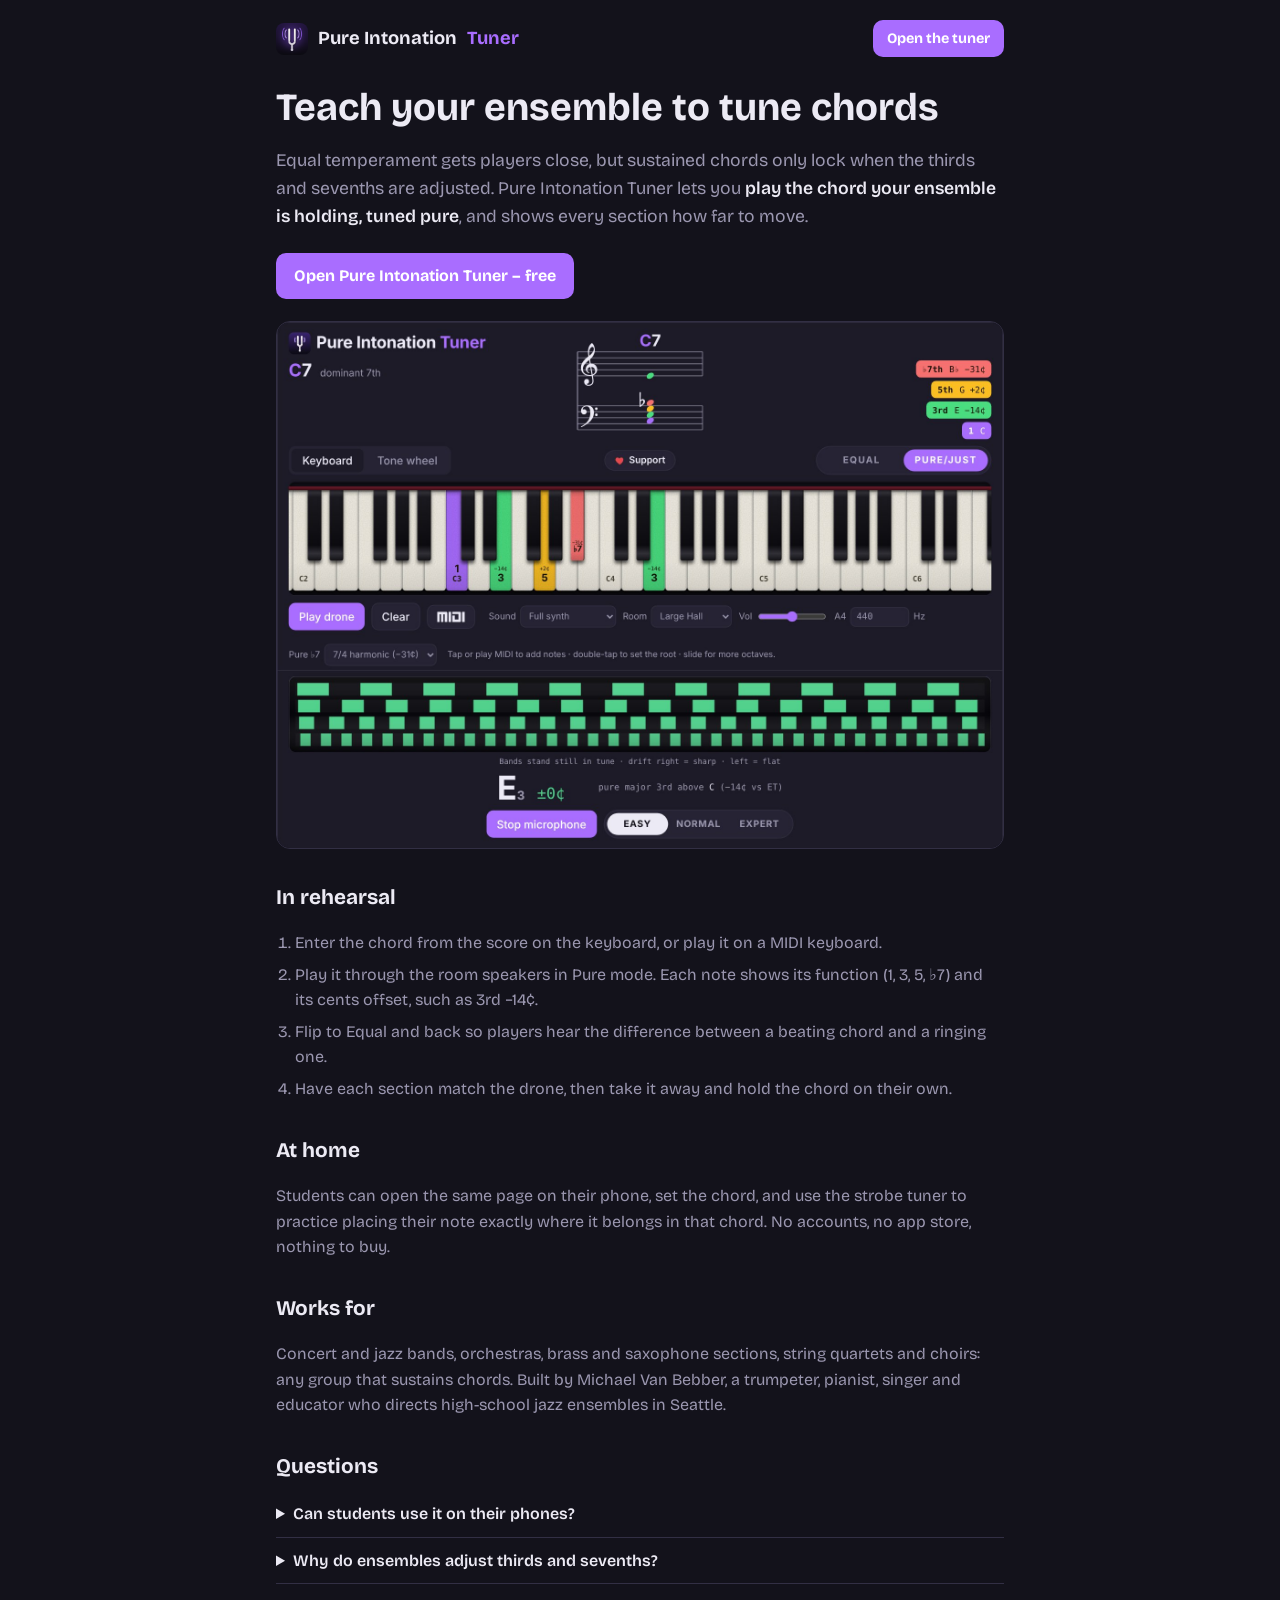
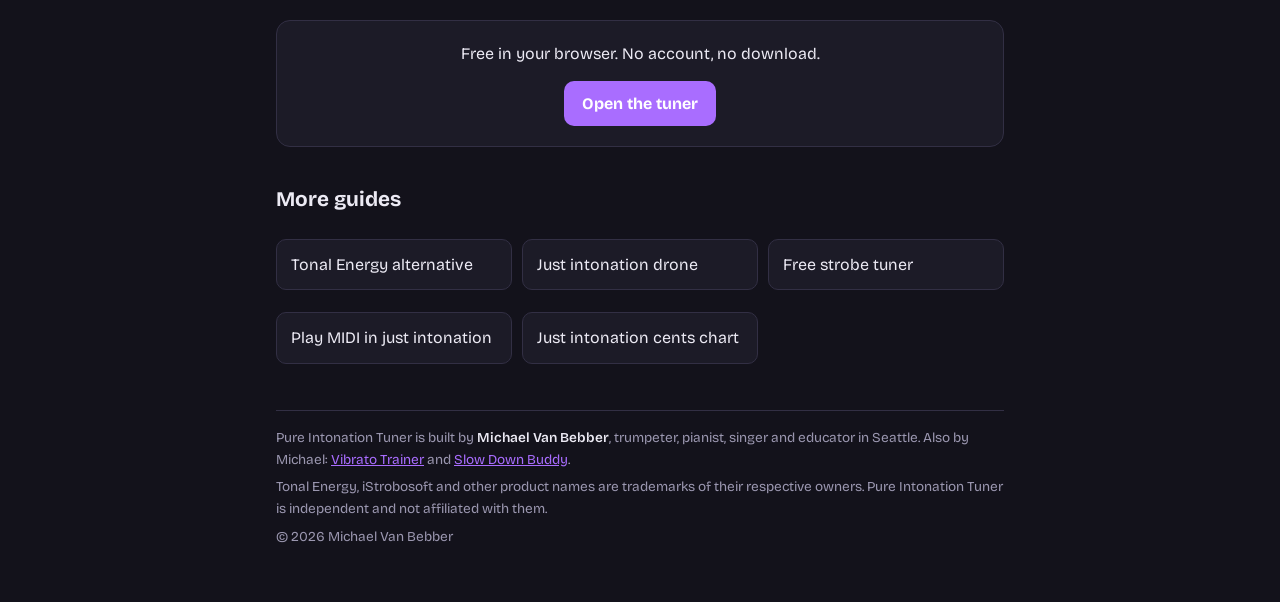
<file: band-intonation/index.html>
<!doctype html>
<html lang="en">
<head>
<meta charset="utf-8">
<meta name="viewport" content="width=device-width,initial-scale=1">
<title>Teach Ensemble Intonation with a Just Intonation Drone – Pure Intonation Tuner</title>
<meta name="description" content="A free tool for band, orchestra, jazz and choir directors: play any chord tuned pure through the speakers and show each section exactly how to adjust.">
<link rel="canonical" href="https://pureintonation.com/band-intonation/">
<meta name="robots" content="index,follow,max-image-preview:large">
<meta name="author" content="Michael Van Bebber">
<meta name="theme-color" content="#13121b">
<meta property="og:type" content="article">
<meta property="og:site_name" content="Pure Intonation Tuner">
<meta property="og:title" content="Teach Ensemble Intonation with a Just Intonation Drone – Pure Intonation Tuner">
<meta property="og:description" content="A free tool for band, orchestra, jazz and choir directors: play any chord tuned pure through the speakers and show each section exactly how to adjust.">
<meta property="og:url" content="https://pureintonation.com/band-intonation/">
<meta property="og:image" content="https://pureintonation.com/og-image.png">
<meta name="twitter:card" content="summary_large_image">
<link rel="icon" href="/favicon.ico" sizes="48x48">
<link rel="icon" href="/favicon.svg" type="image/svg+xml">
<link rel="apple-touch-icon" href="/apple-touch-icon.png">
<link rel="preconnect" href="https://fonts.gstatic.com" crossorigin><link rel="preconnect" href="https://fonts.googleapis.com">
<link rel="stylesheet" href="https://fonts.googleapis.com/css2?family=Bricolage+Grotesque:opsz,wght@12..96,500;12..96,700&display=swap">
<link rel="stylesheet" href="/guides.css?v=75">
<script type="application/ld+json">[{"@context": "https://schema.org", "@type": "WebPage", "name": "Teach Ensemble Intonation with a Just Intonation Drone – Pure Intonation Tuner", "url": "https://pureintonation.com/band-intonation/", "description": "A free tool for band, orchestra, jazz and choir directors: play any chord tuned pure through the speakers and show each section exactly how to adjust.", "isPartOf": {"@type": "WebSite", "name": "Pure Intonation Tuner", "url": "https://pureintonation.com/"}, "about": {"@type": "WebApplication", "name": "Pure Intonation Tuner", "url": "https://pureintonation.com/", "applicationCategory": "MusicApplication", "operatingSystem": "Any (web browser)", "offers": {"@type": "Offer", "price": "0", "priceCurrency": "USD"}}, "author": {"@type": "Person", "name": "Michael Van Bebber"}}, {"@context": "https://schema.org", "@type": "FAQPage", "mainEntity": [{"@type": "Question", "name": "Can students use it on their phones?", "acceptedAnswer": {"@type": "Answer", "text": "Yes. It runs in any modern phone browser and can be added to the home screen to work offline."}}, {"@type": "Question", "name": "Why do ensembles adjust thirds and sevenths?", "acceptedAnswer": {"@type": "Answer", "text": "In a sustained chord, equal-tempered thirds and sevenths beat against the root. Adjusting them toward pure ratios makes the chord lock and ring."}}]}, {"@context": "https://schema.org", "@type": "BreadcrumbList", "itemListElement": [{"@type": "ListItem", "position": 1, "name": "Pure Intonation Tuner", "item": "https://pureintonation.com/"}, {"@type": "ListItem", "position": 2, "name": "For band, orchestra and choir", "item": "https://pureintonation.com/band-intonation/"}]}]</script>
</head>
<body>
<div class="wrap">
<header class="top"><a class="brand" href="/"><img src="/icon-192.png" alt="" width="32" height="32">Pure Intonation <span>Tuner</span></a><a class="cta small" href="/">Open the tuner</a></header>
<main>
<h1>Teach your ensemble to tune chords</h1>
<p class="lede">Equal temperament gets players close, but sustained chords only lock when the thirds and sevenths are adjusted. Pure Intonation Tuner lets you <strong>play the chord your ensemble is holding, tuned pure</strong>, and shows every section how far to move.</p>
<p class="hero"><a class="cta" href="/">Open Pure Intonation Tuner – free</a></p>
<img class="shot" src="/app-screenshot.jpg?v=75" alt="Pure Intonation Tuner: a C7 chord tuned pure (E −14¢, G +2¢, B♭ −31¢) and the strobe tuner standing still, green, on a pure major third" width="1590" height="1152" loading="lazy">

<h2>In rehearsal</h2>
<ol>
<li>Enter the chord from the score on the keyboard, or play it on a MIDI keyboard.</li>
<li>Play it through the room speakers in Pure mode. Each note shows its function (1, 3, 5, ♭7) and its cents offset, such as 3rd −14¢.</li>
<li>Flip to Equal and back so players hear the difference between a beating chord and a ringing one.</li>
<li>Have each section match the drone, then take it away and hold the chord on their own.</li>
</ol>
<h2>At home</h2>
<p>Students can open the same page on their phone, set the chord, and use the strobe tuner to practice placing their note exactly where it belongs in that chord. No accounts, no app store, nothing to buy.</p>
<h2>Works for</h2>
<p>Concert and jazz bands, orchestras, brass and saxophone sections, string quartets and choirs: any group that sustains chords. Built by Michael Van Bebber, a trumpeter, pianist, singer and educator who directs high-school jazz ensembles in Seattle.</p>

<section class="faq"><h2>Questions</h2><details><summary>Can students use it on their phones?</summary><p>Yes. It runs in any modern phone browser and can be added to the home screen to work offline.</p></details><details><summary>Why do ensembles adjust thirds and sevenths?</summary><p>In a sustained chord, equal-tempered thirds and sevenths beat against the root. Adjusting them toward pure ratios makes the chord lock and ring.</p></details></section>
<div class="band"><p>Free in your browser. No account, no download.</p><a class="cta" href="/">Open the tuner</a></div>
<h2>More guides</h2>
<ul class="more"><li><a href="/tonal-energy-alternative/">Tonal Energy alternative</a></li><li><a href="/just-intonation-drone/">Just intonation drone</a></li><li><a href="/strobe-tuner/">Free strobe tuner</a></li><li><a href="/midi-just-intonation/">Play MIDI in just intonation</a></li><li><a href="/just-intonation-chart/">Just intonation cents chart</a></li></ul>
</main>
<footer>
<p>Pure Intonation Tuner is built by <strong>Michael Van Bebber</strong>, trumpeter, pianist, singer and educator in Seattle. Also by Michael: <a href="https://vibratotrainer.com">Vibrato Trainer</a> and <a href="https://slowdownbuddy.com">Slow Down Buddy</a>.</p>
<p>Tonal Energy, iStrobosoft and other product names are trademarks of their respective owners. Pure Intonation Tuner is independent and not affiliated with them.</p>
<p>© 2026 Michael Van Bebber</p>
</footer>
</div>
</body>
</html>
</file>
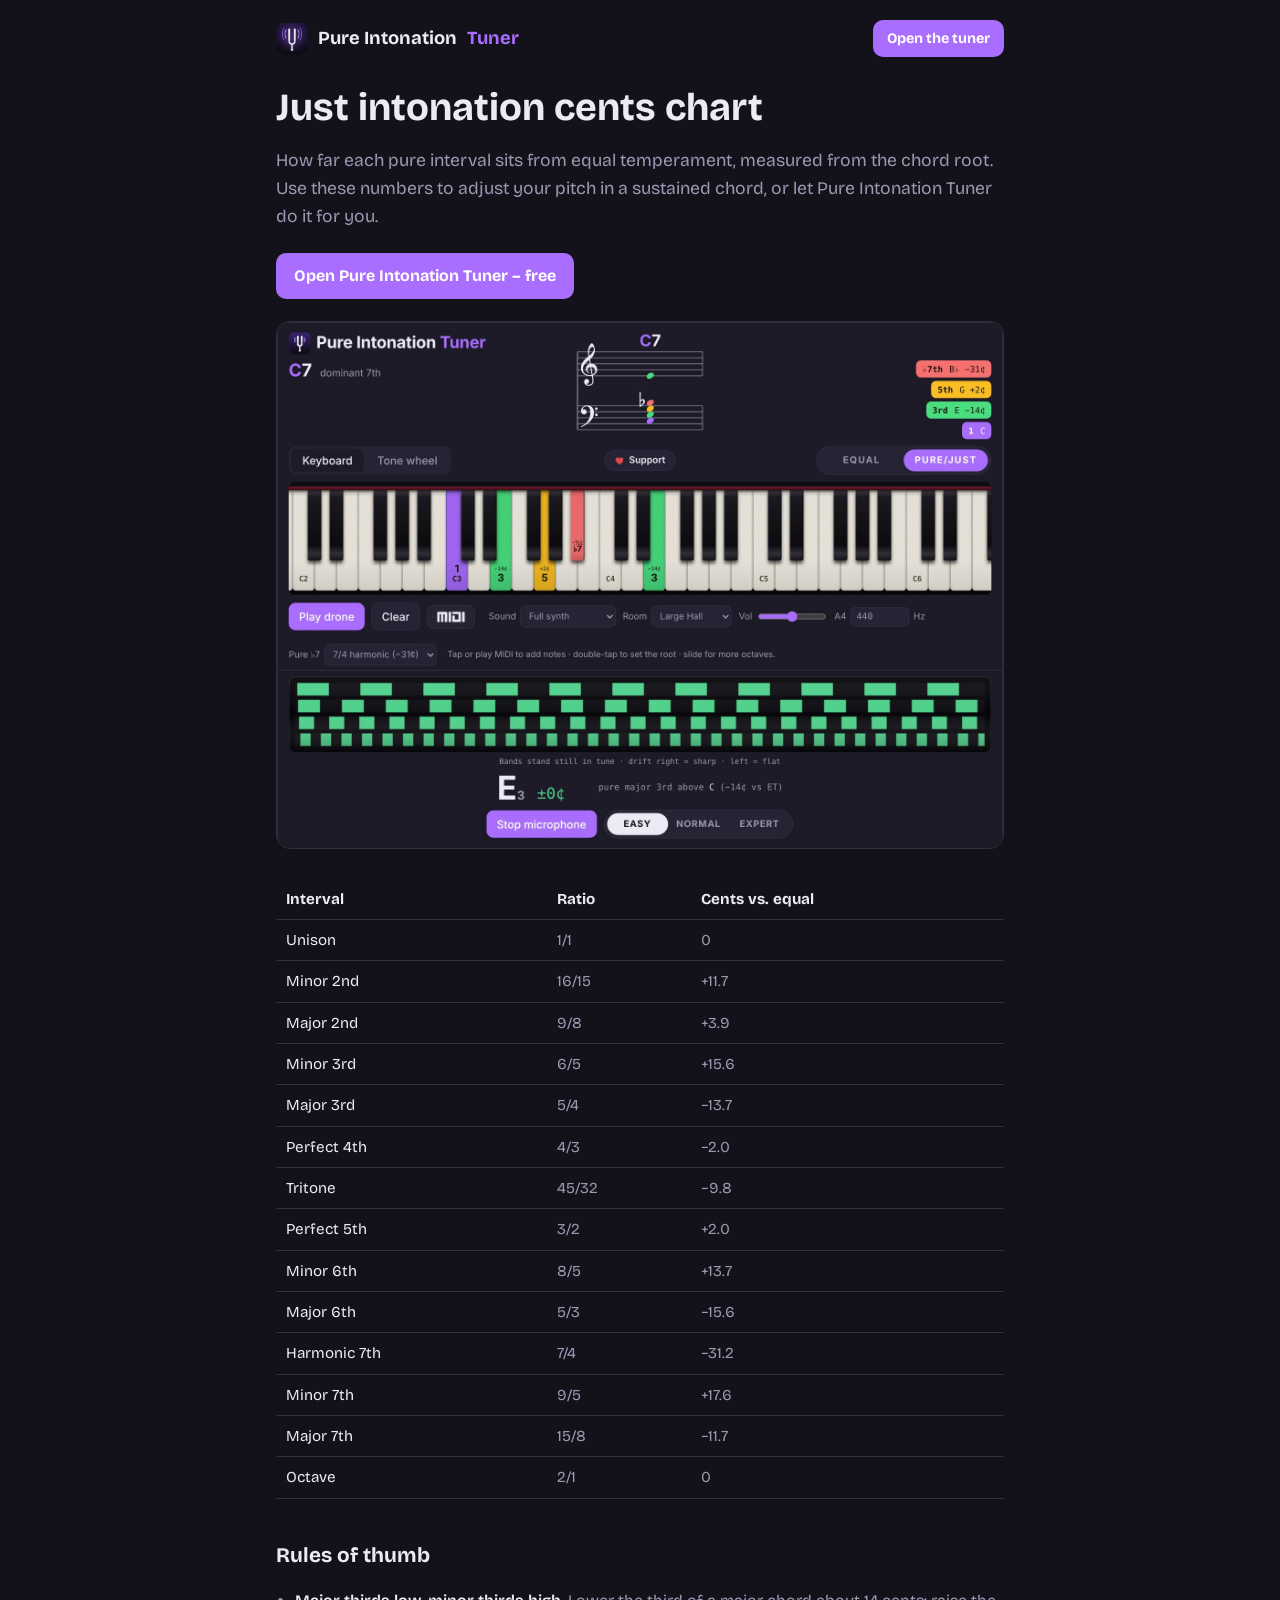
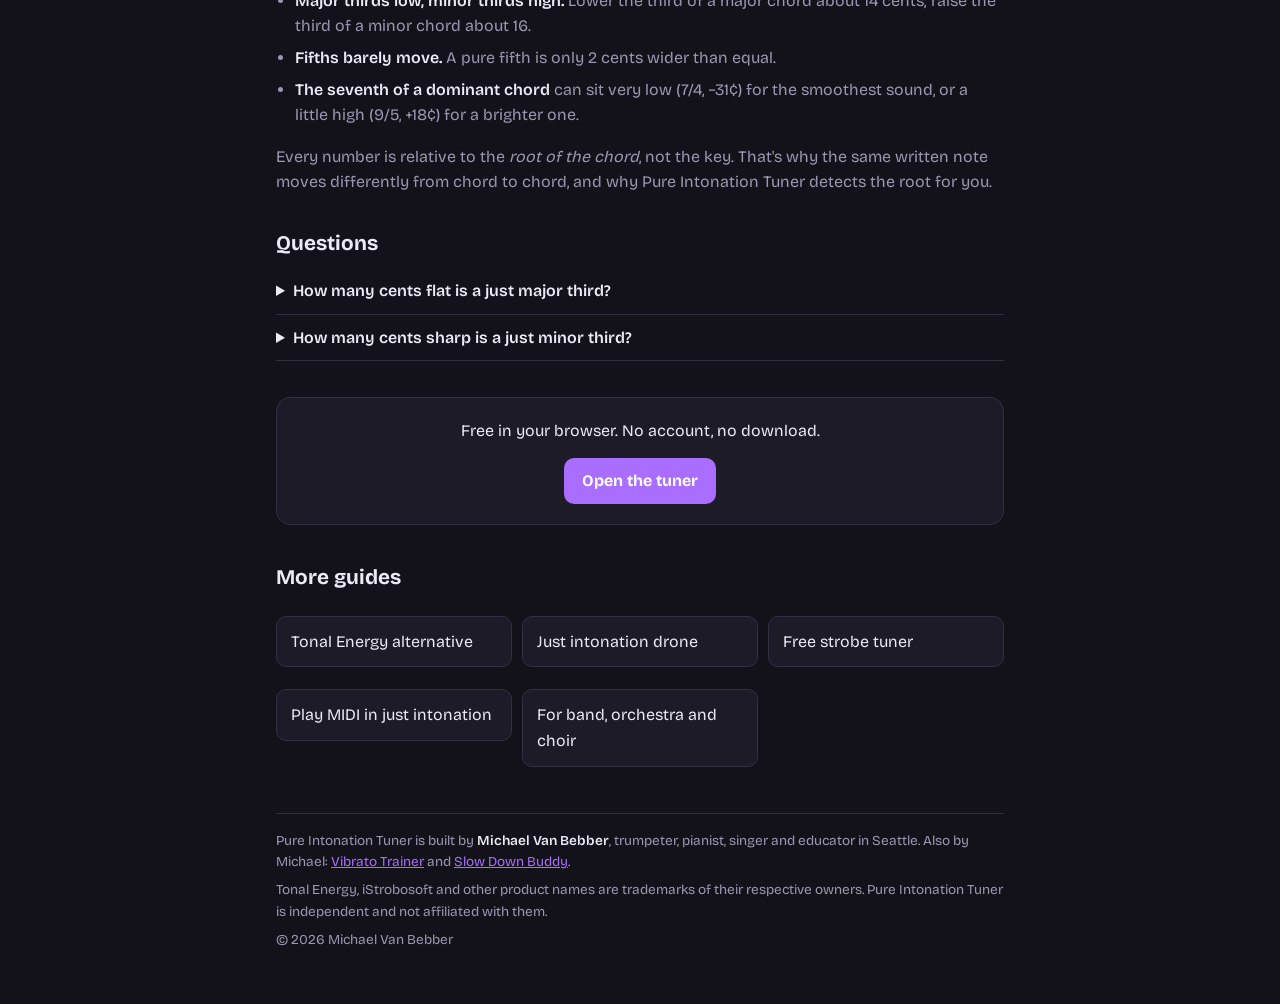
<file: just-intonation-chart/index.html>
<!doctype html>
<html lang="en">
<head>
<meta charset="utf-8">
<meta name="viewport" content="width=device-width,initial-scale=1">
<title>Just Intonation Cents Chart – How Far to Adjust Each Interval</title>
<meta name="description" content="How many cents to raise or lower each interval for pure (just) intonation: major third −13.7¢, minor third +15.6¢, fifth +2.0¢, harmonic seventh −31.2¢, and more.">
<link rel="canonical" href="https://pureintonation.com/just-intonation-chart/">
<meta name="robots" content="index,follow,max-image-preview:large">
<meta name="author" content="Michael Van Bebber">
<meta name="theme-color" content="#13121b">
<meta property="og:type" content="article">
<meta property="og:site_name" content="Pure Intonation Tuner">
<meta property="og:title" content="Just Intonation Cents Chart – How Far to Adjust Each Interval">
<meta property="og:description" content="How many cents to raise or lower each interval for pure (just) intonation: major third −13.7¢, minor third +15.6¢, fifth +2.0¢, harmonic seventh −31.2¢, and more.">
<meta property="og:url" content="https://pureintonation.com/just-intonation-chart/">
<meta property="og:image" content="https://pureintonation.com/og-image.png">
<meta name="twitter:card" content="summary_large_image">
<link rel="icon" href="/favicon.ico" sizes="48x48">
<link rel="icon" href="/favicon.svg" type="image/svg+xml">
<link rel="apple-touch-icon" href="/apple-touch-icon.png">
<link rel="preconnect" href="https://fonts.gstatic.com" crossorigin><link rel="preconnect" href="https://fonts.googleapis.com">
<link rel="stylesheet" href="https://fonts.googleapis.com/css2?family=Bricolage+Grotesque:opsz,wght@12..96,500;12..96,700&display=swap">
<link rel="stylesheet" href="/guides.css?v=75">
<script type="application/ld+json">[{"@context": "https://schema.org", "@type": "WebPage", "name": "Just Intonation Cents Chart – How Far to Adjust Each Interval", "url": "https://pureintonation.com/just-intonation-chart/", "description": "How many cents to raise or lower each interval for pure (just) intonation: major third −13.7¢, minor third +15.6¢, fifth +2.0¢, harmonic seventh −31.2¢, and more.", "isPartOf": {"@type": "WebSite", "name": "Pure Intonation Tuner", "url": "https://pureintonation.com/"}, "about": {"@type": "WebApplication", "name": "Pure Intonation Tuner", "url": "https://pureintonation.com/", "applicationCategory": "MusicApplication", "operatingSystem": "Any (web browser)", "offers": {"@type": "Offer", "price": "0", "priceCurrency": "USD"}}, "author": {"@type": "Person", "name": "Michael Van Bebber"}}, {"@context": "https://schema.org", "@type": "FAQPage", "mainEntity": [{"@type": "Question", "name": "How many cents flat is a just major third?", "acceptedAnswer": {"@type": "Answer", "text": "A just major third (5:4) is 13.7 cents lower than an equal-tempered major third."}}, {"@type": "Question", "name": "How many cents sharp is a just minor third?", "acceptedAnswer": {"@type": "Answer", "text": "A just minor third (6:5) is 15.6 cents higher than an equal-tempered minor third."}}]}, {"@context": "https://schema.org", "@type": "BreadcrumbList", "itemListElement": [{"@type": "ListItem", "position": 1, "name": "Pure Intonation Tuner", "item": "https://pureintonation.com/"}, {"@type": "ListItem", "position": 2, "name": "Just intonation cents chart", "item": "https://pureintonation.com/just-intonation-chart/"}]}]</script>
</head>
<body>
<div class="wrap">
<header class="top"><a class="brand" href="/"><img src="/icon-192.png" alt="" width="32" height="32">Pure Intonation <span>Tuner</span></a><a class="cta small" href="/">Open the tuner</a></header>
<main>
<h1>Just intonation cents chart</h1>
<p class="lede">How far each pure interval sits from equal temperament, measured from the chord root. Use these numbers to adjust your pitch in a sustained chord, or let Pure Intonation Tuner do it for you.</p>
<p class="hero"><a class="cta" href="/">Open Pure Intonation Tuner – free</a></p>
<img class="shot" src="/app-screenshot.jpg?v=75" alt="Pure Intonation Tuner: a C7 chord tuned pure (E −14¢, G +2¢, B♭ −31¢) and the strobe tuner standing still, green, on a pure major third" width="1590" height="1152" loading="lazy">

<div class="tablewrap"><table>
<thead><tr><th>Interval</th><th>Ratio</th><th>Cents vs. equal</th></tr></thead>
<tbody>
<tr><td>Unison</td><td>1/1</td><td>0</td></tr>
<tr><td>Minor 2nd</td><td>16/15</td><td>+11.7</td></tr>
<tr><td>Major 2nd</td><td>9/8</td><td>+3.9</td></tr>
<tr><td>Minor 3rd</td><td>6/5</td><td>+15.6</td></tr>
<tr><td>Major 3rd</td><td>5/4</td><td>−13.7</td></tr>
<tr><td>Perfect 4th</td><td>4/3</td><td>−2.0</td></tr>
<tr><td>Tritone</td><td>45/32</td><td>−9.8</td></tr>
<tr><td>Perfect 5th</td><td>3/2</td><td>+2.0</td></tr>
<tr><td>Minor 6th</td><td>8/5</td><td>+13.7</td></tr>
<tr><td>Major 6th</td><td>5/3</td><td>−15.6</td></tr>
<tr><td>Harmonic 7th</td><td>7/4</td><td>−31.2</td></tr>
<tr><td>Minor 7th</td><td>9/5</td><td>+17.6</td></tr>
<tr><td>Major 7th</td><td>15/8</td><td>−11.7</td></tr>
<tr><td>Octave</td><td>2/1</td><td>0</td></tr>
</tbody></table></div>
<h2>Rules of thumb</h2>
<ul>
<li><strong>Major thirds low, minor thirds high.</strong> Lower the third of a major chord about 14 cents; raise the third of a minor chord about 16.</li>
<li><strong>Fifths barely move.</strong> A pure fifth is only 2 cents wider than equal.</li>
<li><strong>The seventh of a dominant chord</strong> can sit very low (7/4, −31¢) for the smoothest sound, or a little high (9/5, +18¢) for a brighter one.</li>
</ul>
<p>Every number is relative to the <em>root of the chord</em>, not the key. That's why the same written note moves differently from chord to chord, and why Pure Intonation Tuner detects the root for you.</p>

<section class="faq"><h2>Questions</h2><details><summary>How many cents flat is a just major third?</summary><p>A just major third (5:4) is 13.7 cents lower than an equal-tempered major third.</p></details><details><summary>How many cents sharp is a just minor third?</summary><p>A just minor third (6:5) is 15.6 cents higher than an equal-tempered minor third.</p></details></section>
<div class="band"><p>Free in your browser. No account, no download.</p><a class="cta" href="/">Open the tuner</a></div>
<h2>More guides</h2>
<ul class="more"><li><a href="/tonal-energy-alternative/">Tonal Energy alternative</a></li><li><a href="/just-intonation-drone/">Just intonation drone</a></li><li><a href="/strobe-tuner/">Free strobe tuner</a></li><li><a href="/midi-just-intonation/">Play MIDI in just intonation</a></li><li><a href="/band-intonation/">For band, orchestra and choir</a></li></ul>
</main>
<footer>
<p>Pure Intonation Tuner is built by <strong>Michael Van Bebber</strong>, trumpeter, pianist, singer and educator in Seattle. Also by Michael: <a href="https://vibratotrainer.com">Vibrato Trainer</a> and <a href="https://slowdownbuddy.com">Slow Down Buddy</a>.</p>
<p>Tonal Energy, iStrobosoft and other product names are trademarks of their respective owners. Pure Intonation Tuner is independent and not affiliated with them.</p>
<p>© 2026 Michael Van Bebber</p>
</footer>
</div>
</body>
</html>
</file>
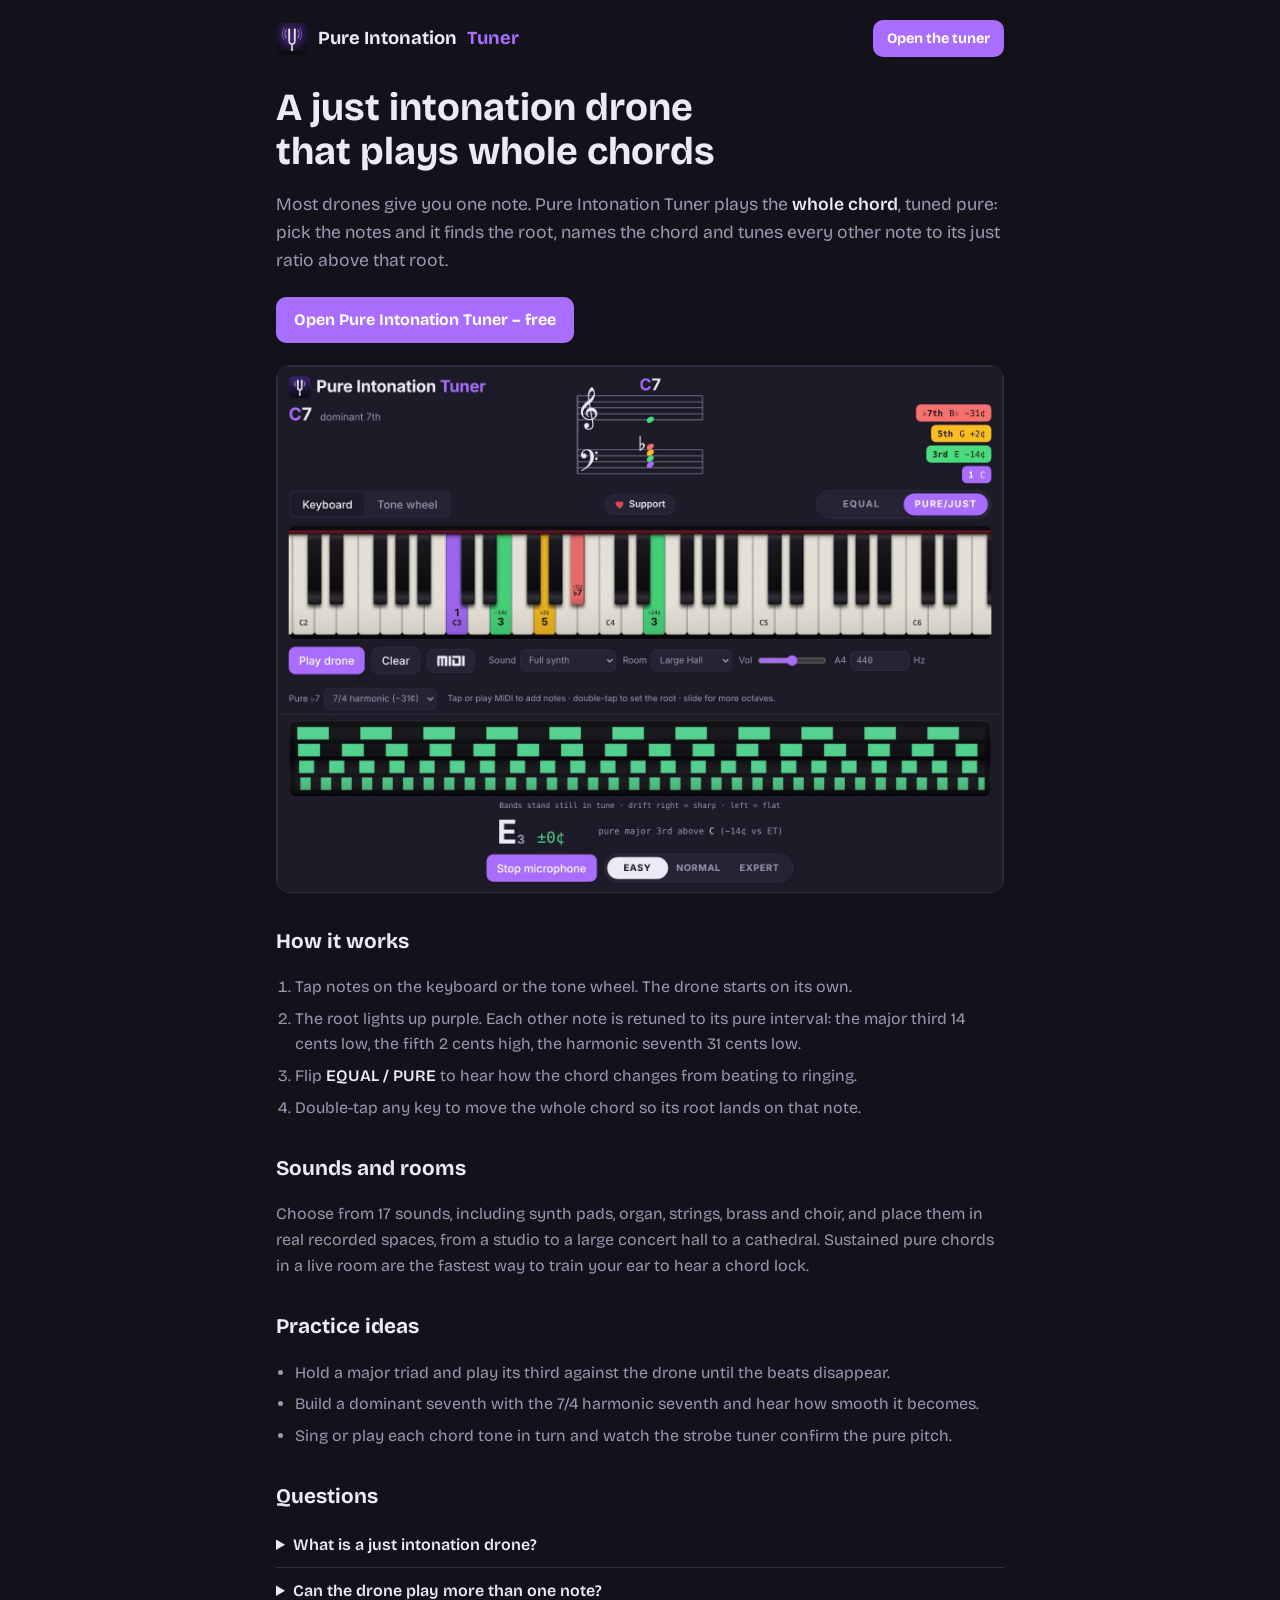
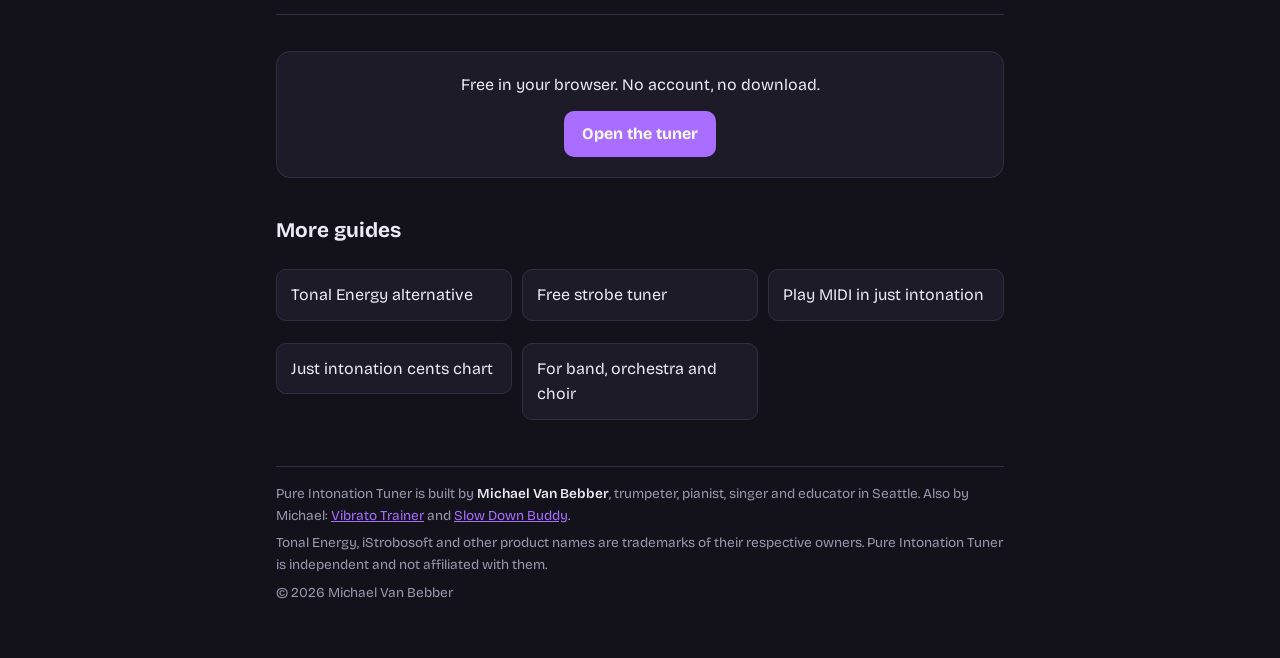
<file: just-intonation-drone/index.html>
<!doctype html>
<html lang="en">
<head>
<meta charset="utf-8">
<meta name="viewport" content="width=device-width,initial-scale=1">
<title>Just Intonation Chord Drone – Free Online | Pure Intonation Tuner</title>
<meta name="description" content="Free just intonation drone that plays full chords tuned pure. Detects the root, tunes every note to its pure ratio, and switches between equal and just in one tap.">
<link rel="canonical" href="https://pureintonation.com/just-intonation-drone/">
<meta name="robots" content="index,follow,max-image-preview:large">
<meta name="author" content="Michael Van Bebber">
<meta name="theme-color" content="#13121b">
<meta property="og:type" content="article">
<meta property="og:site_name" content="Pure Intonation Tuner">
<meta property="og:title" content="Just Intonation Chord Drone – Free Online | Pure Intonation Tuner">
<meta property="og:description" content="Free just intonation drone that plays full chords tuned pure. Detects the root, tunes every note to its pure ratio, and switches between equal and just in one tap.">
<meta property="og:url" content="https://pureintonation.com/just-intonation-drone/">
<meta property="og:image" content="https://pureintonation.com/og-image.png">
<meta name="twitter:card" content="summary_large_image">
<link rel="icon" href="/favicon.ico" sizes="48x48">
<link rel="icon" href="/favicon.svg" type="image/svg+xml">
<link rel="apple-touch-icon" href="/apple-touch-icon.png">
<link rel="preconnect" href="https://fonts.gstatic.com" crossorigin><link rel="preconnect" href="https://fonts.googleapis.com">
<link rel="stylesheet" href="https://fonts.googleapis.com/css2?family=Bricolage+Grotesque:opsz,wght@12..96,500;12..96,700&display=swap">
<link rel="stylesheet" href="/guides.css?v=75">
<script type="application/ld+json">[{"@context": "https://schema.org", "@type": "WebPage", "name": "Just Intonation Chord Drone – Free Online | Pure Intonation Tuner", "url": "https://pureintonation.com/just-intonation-drone/", "description": "Free just intonation drone that plays full chords tuned pure. Detects the root, tunes every note to its pure ratio, and switches between equal and just in one tap.", "isPartOf": {"@type": "WebSite", "name": "Pure Intonation Tuner", "url": "https://pureintonation.com/"}, "about": {"@type": "WebApplication", "name": "Pure Intonation Tuner", "url": "https://pureintonation.com/", "applicationCategory": "MusicApplication", "operatingSystem": "Any (web browser)", "offers": {"@type": "Offer", "price": "0", "priceCurrency": "USD"}}, "author": {"@type": "Person", "name": "Michael Van Bebber"}}, {"@context": "https://schema.org", "@type": "FAQPage", "mainEntity": [{"@type": "Question", "name": "What is a just intonation drone?", "acceptedAnswer": {"@type": "Answer", "text": "A drone that sustains pitches tuned to simple whole-number ratios, such as 3:2 for the fifth and 5:4 for the major third, so the chord rings without beats."}}, {"@type": "Question", "name": "Can the drone play more than one note?", "acceptedAnswer": {"@type": "Answer", "text": "Yes. It plays any chord you choose and tunes every note relative to the detected root."}}]}, {"@context": "https://schema.org", "@type": "BreadcrumbList", "itemListElement": [{"@type": "ListItem", "position": 1, "name": "Pure Intonation Tuner", "item": "https://pureintonation.com/"}, {"@type": "ListItem", "position": 2, "name": "Just intonation drone", "item": "https://pureintonation.com/just-intonation-drone/"}]}]</script>
</head>
<body>
<div class="wrap">
<header class="top"><a class="brand" href="/"><img src="/icon-192.png" alt="" width="32" height="32">Pure Intonation <span>Tuner</span></a><a class="cta small" href="/">Open the tuner</a></header>
<main>
<h1>A just intonation drone that plays whole chords</h1>
<p class="lede">Most drones give you one note. Pure Intonation Tuner plays the <strong>whole chord</strong>, tuned pure: pick the notes and it finds the root, names the chord and tunes every other note to its just ratio above that root.</p>
<p class="hero"><a class="cta" href="/">Open Pure Intonation Tuner – free</a></p>
<img class="shot" src="/app-screenshot.jpg?v=75" alt="Pure Intonation Tuner: a C7 chord tuned pure (E −14¢, G +2¢, B♭ −31¢) and the strobe tuner standing still, green, on a pure major third" width="1590" height="1152" loading="lazy">

<h2>How it works</h2>
<ol>
<li>Tap notes on the keyboard or the tone wheel. The drone starts on its own.</li>
<li>The root lights up purple. Each other note is retuned to its pure interval: the major third 14 cents low, the fifth 2 cents high, the harmonic seventh 31 cents low.</li>
<li>Flip <strong>EQUAL / PURE</strong> to hear how the chord changes from beating to ringing.</li>
<li>Double-tap any key to move the whole chord so its root lands on that note.</li>
</ol>
<h2>Sounds and rooms</h2>
<p>Choose from 17 sounds, including synth pads, organ, strings, brass and choir, and place them in real recorded spaces, from a studio to a large concert hall to a cathedral. Sustained pure chords in a live room are the fastest way to train your ear to hear a chord lock.</p>
<h2>Practice ideas</h2>
<ul>
<li>Hold a major triad and play its third against the drone until the beats disappear.</li>
<li>Build a dominant seventh with the 7/4 harmonic seventh and hear how smooth it becomes.</li>
<li>Sing or play each chord tone in turn and watch the strobe tuner confirm the pure pitch.</li>
</ul>

<section class="faq"><h2>Questions</h2><details><summary>What is a just intonation drone?</summary><p>A drone that sustains pitches tuned to simple whole-number ratios, such as 3:2 for the fifth and 5:4 for the major third, so the chord rings without beats.</p></details><details><summary>Can the drone play more than one note?</summary><p>Yes. It plays any chord you choose and tunes every note relative to the detected root.</p></details></section>
<div class="band"><p>Free in your browser. No account, no download.</p><a class="cta" href="/">Open the tuner</a></div>
<h2>More guides</h2>
<ul class="more"><li><a href="/tonal-energy-alternative/">Tonal Energy alternative</a></li><li><a href="/strobe-tuner/">Free strobe tuner</a></li><li><a href="/midi-just-intonation/">Play MIDI in just intonation</a></li><li><a href="/just-intonation-chart/">Just intonation cents chart</a></li><li><a href="/band-intonation/">For band, orchestra and choir</a></li></ul>
</main>
<footer>
<p>Pure Intonation Tuner is built by <strong>Michael Van Bebber</strong>, trumpeter, pianist, singer and educator in Seattle. Also by Michael: <a href="https://vibratotrainer.com">Vibrato Trainer</a> and <a href="https://slowdownbuddy.com">Slow Down Buddy</a>.</p>
<p>Tonal Energy, iStrobosoft and other product names are trademarks of their respective owners. Pure Intonation Tuner is independent and not affiliated with them.</p>
<p>© 2026 Michael Van Bebber</p>
</footer>
</div>
</body>
</html>
</file>
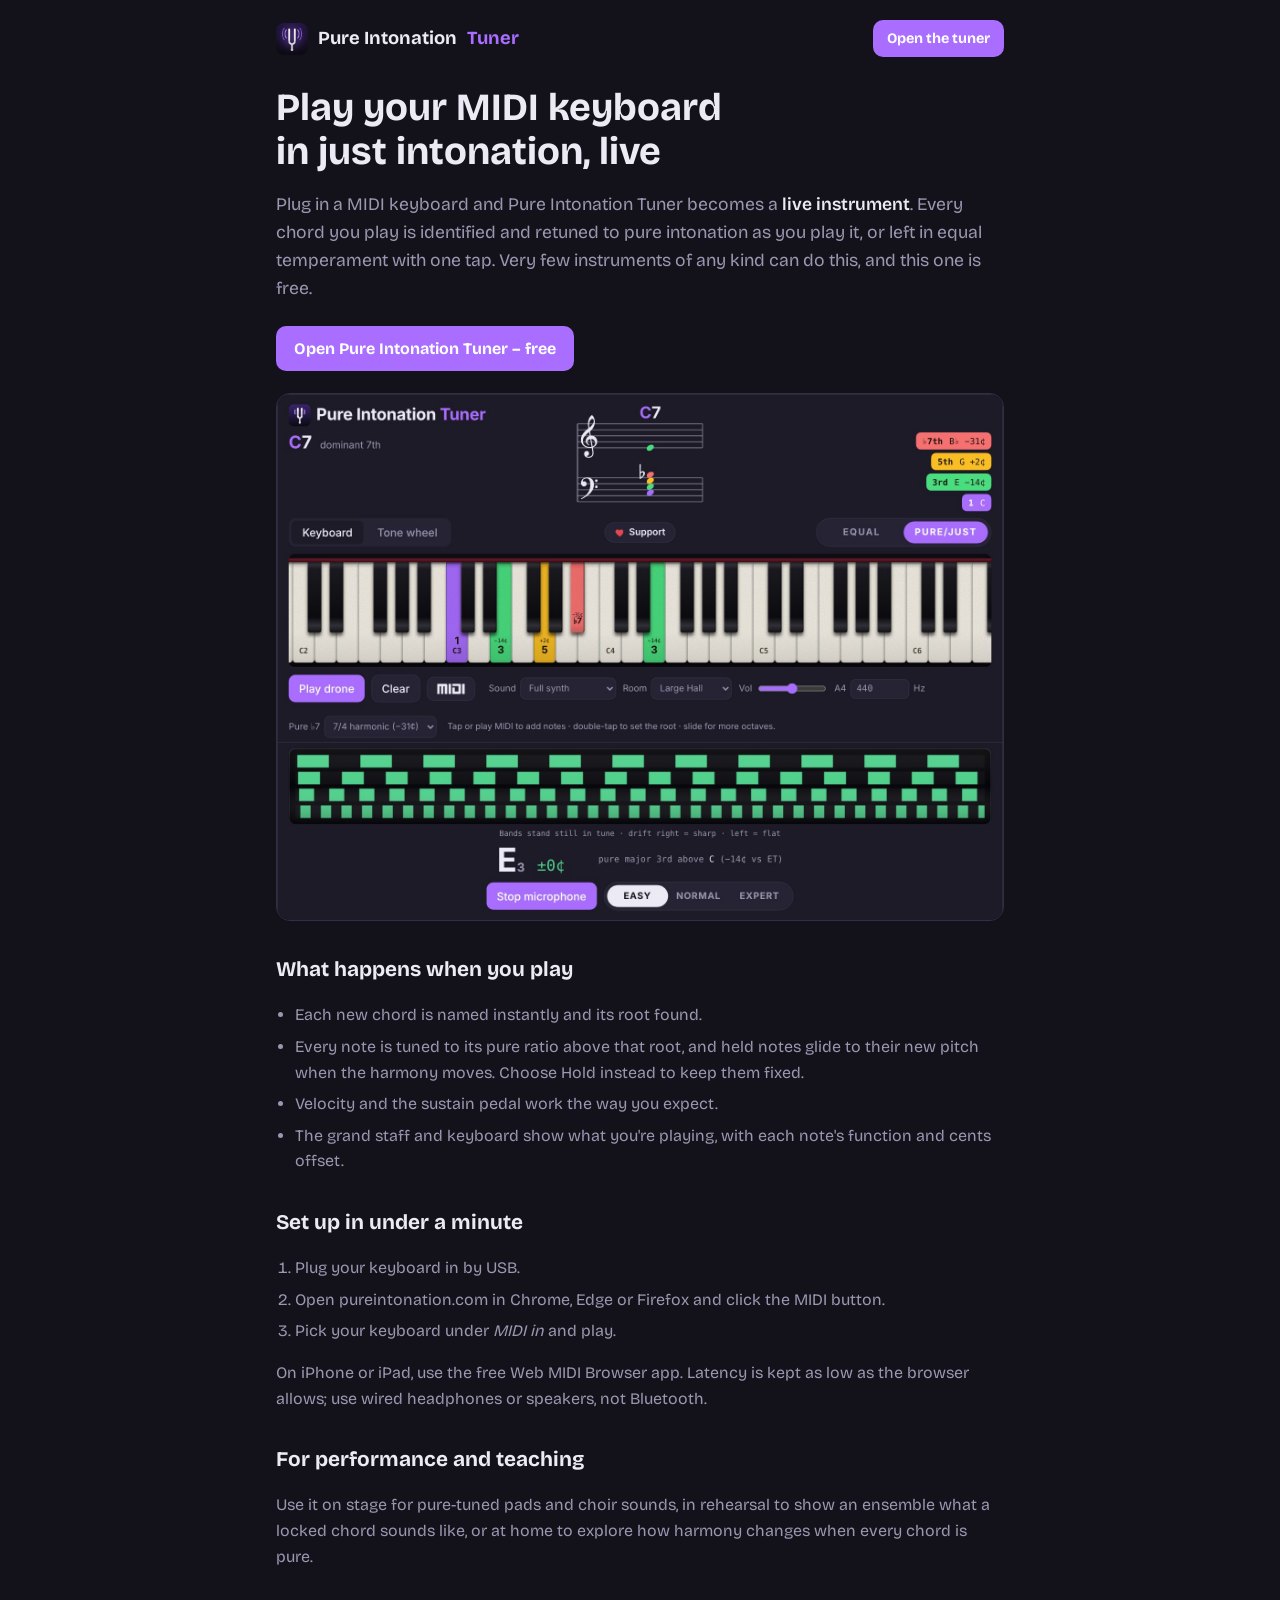
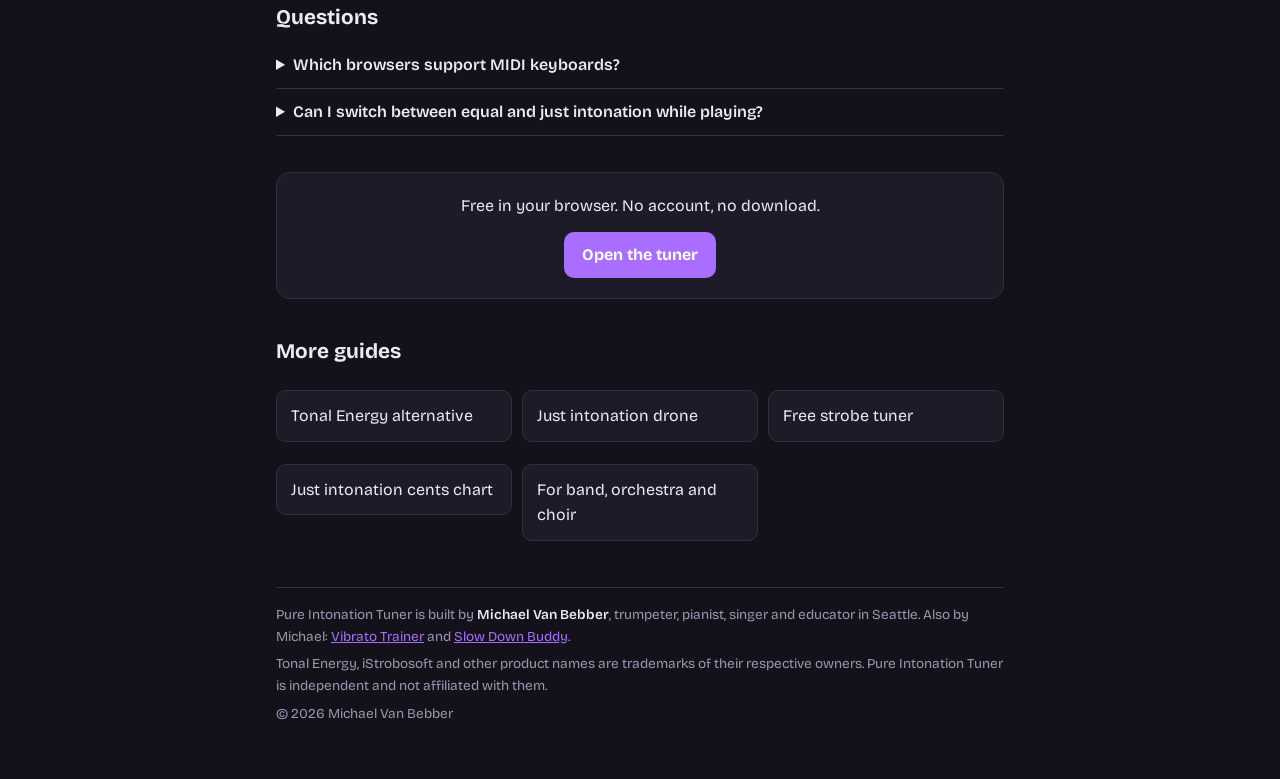
<file: midi-just-intonation/index.html>
<!doctype html>
<html lang="en">
<head>
<meta charset="utf-8">
<meta name="viewport" content="width=device-width,initial-scale=1">
<title>Play a MIDI Keyboard in Just Intonation, Live – Pure Intonation Tuner</title>
<meta name="description" content="Connect a MIDI keyboard and play in pure (just) or equal intonation in real time. Every chord is detected and retuned as you play, with velocity and sustain.">
<link rel="canonical" href="https://pureintonation.com/midi-just-intonation/">
<meta name="robots" content="index,follow,max-image-preview:large">
<meta name="author" content="Michael Van Bebber">
<meta name="theme-color" content="#13121b">
<meta property="og:type" content="article">
<meta property="og:site_name" content="Pure Intonation Tuner">
<meta property="og:title" content="Play a MIDI Keyboard in Just Intonation, Live – Pure Intonation Tuner">
<meta property="og:description" content="Connect a MIDI keyboard and play in pure (just) or equal intonation in real time. Every chord is detected and retuned as you play, with velocity and sustain.">
<meta property="og:url" content="https://pureintonation.com/midi-just-intonation/">
<meta property="og:image" content="https://pureintonation.com/og-image.png">
<meta name="twitter:card" content="summary_large_image">
<link rel="icon" href="/favicon.ico" sizes="48x48">
<link rel="icon" href="/favicon.svg" type="image/svg+xml">
<link rel="apple-touch-icon" href="/apple-touch-icon.png">
<link rel="preconnect" href="https://fonts.gstatic.com" crossorigin><link rel="preconnect" href="https://fonts.googleapis.com">
<link rel="stylesheet" href="https://fonts.googleapis.com/css2?family=Bricolage+Grotesque:opsz,wght@12..96,500;12..96,700&display=swap">
<link rel="stylesheet" href="/guides.css?v=75">
<script type="application/ld+json">[{"@context": "https://schema.org", "@type": "WebPage", "name": "Play a MIDI Keyboard in Just Intonation, Live – Pure Intonation Tuner", "url": "https://pureintonation.com/midi-just-intonation/", "description": "Connect a MIDI keyboard and play in pure (just) or equal intonation in real time. Every chord is detected and retuned as you play, with velocity and sustain.", "isPartOf": {"@type": "WebSite", "name": "Pure Intonation Tuner", "url": "https://pureintonation.com/"}, "about": {"@type": "WebApplication", "name": "Pure Intonation Tuner", "url": "https://pureintonation.com/", "applicationCategory": "MusicApplication", "operatingSystem": "Any (web browser)", "offers": {"@type": "Offer", "price": "0", "priceCurrency": "USD"}}, "author": {"@type": "Person", "name": "Michael Van Bebber"}}, {"@context": "https://schema.org", "@type": "FAQPage", "mainEntity": [{"@type": "Question", "name": "Which browsers support MIDI keyboards?", "acceptedAnswer": {"@type": "Answer", "text": "Chrome, Edge and Firefox on Mac, Windows, Linux and Android. Safari and iPhone browsers do not support web MIDI; on iPhone or iPad, use the Web MIDI Browser app."}}, {"@type": "Question", "name": "Can I switch between equal and just intonation while playing?", "acceptedAnswer": {"@type": "Answer", "text": "Yes. The Equal / Pure switch changes the tuning instantly, so you can compare the same chord both ways."}}]}, {"@context": "https://schema.org", "@type": "BreadcrumbList", "itemListElement": [{"@type": "ListItem", "position": 1, "name": "Pure Intonation Tuner", "item": "https://pureintonation.com/"}, {"@type": "ListItem", "position": 2, "name": "Play MIDI in just intonation", "item": "https://pureintonation.com/midi-just-intonation/"}]}]</script>
</head>
<body>
<div class="wrap">
<header class="top"><a class="brand" href="/"><img src="/icon-192.png" alt="" width="32" height="32">Pure Intonation <span>Tuner</span></a><a class="cta small" href="/">Open the tuner</a></header>
<main>
<h1>Play your MIDI keyboard in just intonation, live</h1>
<p class="lede">Plug in a MIDI keyboard and Pure Intonation Tuner becomes a <strong>live instrument</strong>. Every chord you play is identified and retuned to pure intonation as you play it, or left in equal temperament with one tap. Very few instruments of any kind can do this, and this one is free.</p>
<p class="hero"><a class="cta" href="/">Open Pure Intonation Tuner – free</a></p>
<img class="shot" src="/app-screenshot.jpg?v=75" alt="Pure Intonation Tuner: a C7 chord tuned pure (E −14¢, G +2¢, B♭ −31¢) and the strobe tuner standing still, green, on a pure major third" width="1590" height="1152" loading="lazy">

<h2>What happens when you play</h2>
<ul>
<li>Each new chord is named instantly and its root found.</li>
<li>Every note is tuned to its pure ratio above that root, and held notes glide to their new pitch when the harmony moves. Choose Hold instead to keep them fixed.</li>
<li>Velocity and the sustain pedal work the way you expect.</li>
<li>The grand staff and keyboard show what you're playing, with each note's function and cents offset.</li>
</ul>
<h2>Set up in under a minute</h2>
<ol>
<li>Plug your keyboard in by USB.</li>
<li>Open pureintonation.com in Chrome, Edge or Firefox and click the MIDI button.</li>
<li>Pick your keyboard under <em>MIDI in</em> and play.</li>
</ol>
<p>On iPhone or iPad, use the free Web MIDI Browser app. Latency is kept as low as the browser allows; use wired headphones or speakers, not Bluetooth.</p>
<h2>For performance and teaching</h2>
<p>Use it on stage for pure-tuned pads and choir sounds, in rehearsal to show an ensemble what a locked chord sounds like, or at home to explore how harmony changes when every chord is pure.</p>

<section class="faq"><h2>Questions</h2><details><summary>Which browsers support MIDI keyboards?</summary><p>Chrome, Edge and Firefox on Mac, Windows, Linux and Android. Safari and iPhone browsers do not support web MIDI; on iPhone or iPad, use the Web MIDI Browser app.</p></details><details><summary>Can I switch between equal and just intonation while playing?</summary><p>Yes. The Equal / Pure switch changes the tuning instantly, so you can compare the same chord both ways.</p></details></section>
<div class="band"><p>Free in your browser. No account, no download.</p><a class="cta" href="/">Open the tuner</a></div>
<h2>More guides</h2>
<ul class="more"><li><a href="/tonal-energy-alternative/">Tonal Energy alternative</a></li><li><a href="/just-intonation-drone/">Just intonation drone</a></li><li><a href="/strobe-tuner/">Free strobe tuner</a></li><li><a href="/just-intonation-chart/">Just intonation cents chart</a></li><li><a href="/band-intonation/">For band, orchestra and choir</a></li></ul>
</main>
<footer>
<p>Pure Intonation Tuner is built by <strong>Michael Van Bebber</strong>, trumpeter, pianist, singer and educator in Seattle. Also by Michael: <a href="https://vibratotrainer.com">Vibrato Trainer</a> and <a href="https://slowdownbuddy.com">Slow Down Buddy</a>.</p>
<p>Tonal Energy, iStrobosoft and other product names are trademarks of their respective owners. Pure Intonation Tuner is independent and not affiliated with them.</p>
<p>© 2026 Michael Van Bebber</p>
</footer>
</div>
</body>
</html>
</file>
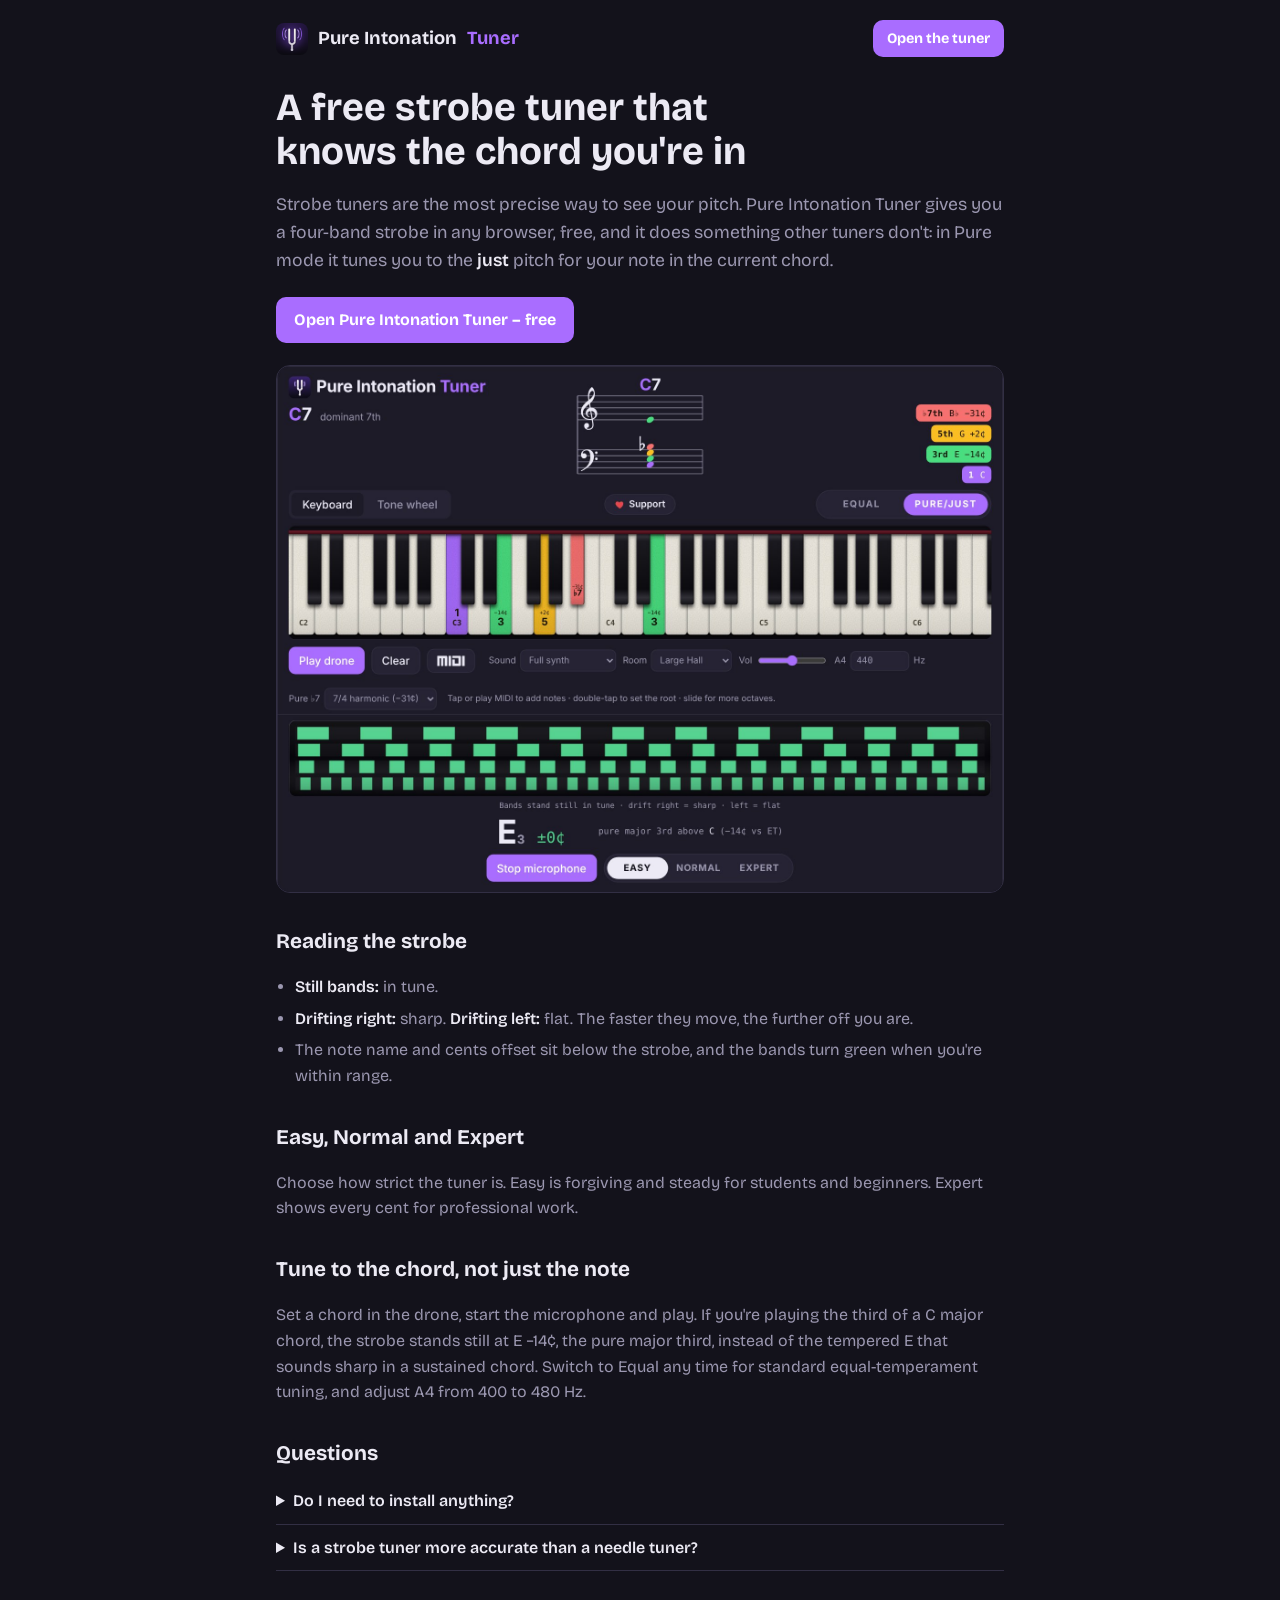
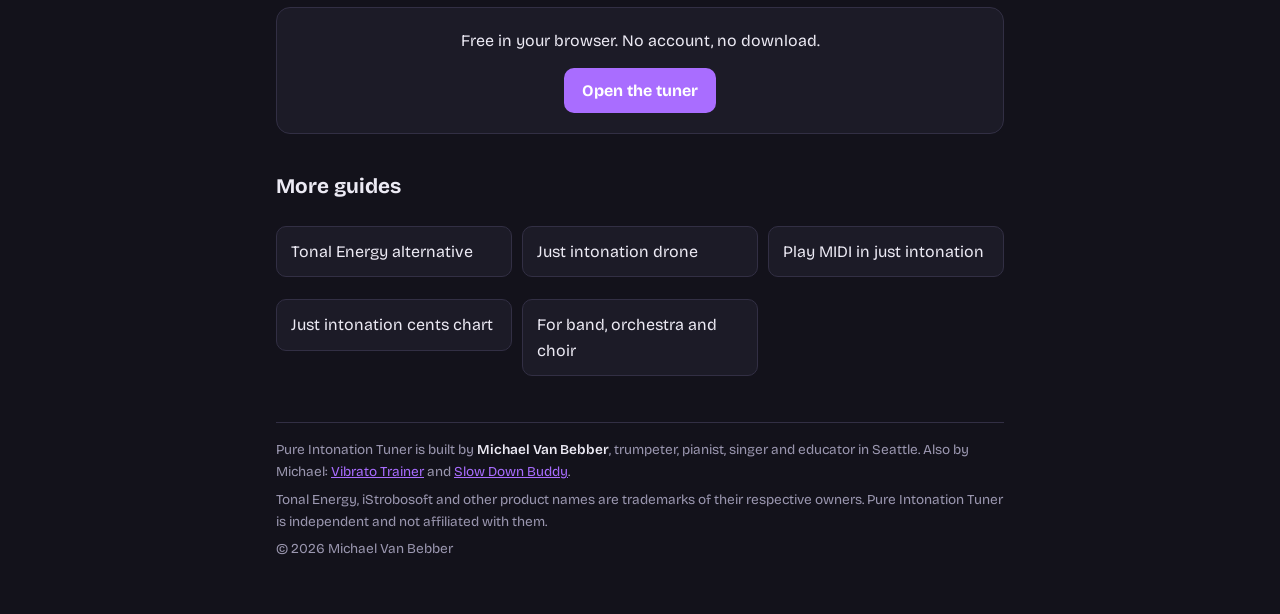
<file: strobe-tuner/index.html>
<!doctype html>
<html lang="en">
<head>
<meta charset="utf-8">
<meta name="viewport" content="width=device-width,initial-scale=1">
<title>Free Online Strobe Tuner with Just Intonation – Pure Intonation Tuner</title>
<meta name="description" content="A free strobe tuner in your browser. Four strobe bands stand still when you&#x27;re in tune, and in Pure mode they target the just pitch for your note in the chord.">
<link rel="canonical" href="https://pureintonation.com/strobe-tuner/">
<meta name="robots" content="index,follow,max-image-preview:large">
<meta name="author" content="Michael Van Bebber">
<meta name="theme-color" content="#13121b">
<meta property="og:type" content="article">
<meta property="og:site_name" content="Pure Intonation Tuner">
<meta property="og:title" content="Free Online Strobe Tuner with Just Intonation – Pure Intonation Tuner">
<meta property="og:description" content="A free strobe tuner in your browser. Four strobe bands stand still when you&#x27;re in tune, and in Pure mode they target the just pitch for your note in the chord.">
<meta property="og:url" content="https://pureintonation.com/strobe-tuner/">
<meta property="og:image" content="https://pureintonation.com/og-image.png">
<meta name="twitter:card" content="summary_large_image">
<link rel="icon" href="/favicon.ico" sizes="48x48">
<link rel="icon" href="/favicon.svg" type="image/svg+xml">
<link rel="apple-touch-icon" href="/apple-touch-icon.png">
<link rel="preconnect" href="https://fonts.gstatic.com" crossorigin><link rel="preconnect" href="https://fonts.googleapis.com">
<link rel="stylesheet" href="https://fonts.googleapis.com/css2?family=Bricolage+Grotesque:opsz,wght@12..96,500;12..96,700&display=swap">
<link rel="stylesheet" href="/guides.css?v=75">
<script type="application/ld+json">[{"@context": "https://schema.org", "@type": "WebPage", "name": "Free Online Strobe Tuner with Just Intonation – Pure Intonation Tuner", "url": "https://pureintonation.com/strobe-tuner/", "description": "A free strobe tuner in your browser. Four strobe bands stand still when you're in tune, and in Pure mode they target the just pitch for your note in the chord.", "isPartOf": {"@type": "WebSite", "name": "Pure Intonation Tuner", "url": "https://pureintonation.com/"}, "about": {"@type": "WebApplication", "name": "Pure Intonation Tuner", "url": "https://pureintonation.com/", "applicationCategory": "MusicApplication", "operatingSystem": "Any (web browser)", "offers": {"@type": "Offer", "price": "0", "priceCurrency": "USD"}}, "author": {"@type": "Person", "name": "Michael Van Bebber"}}, {"@context": "https://schema.org", "@type": "FAQPage", "mainEntity": [{"@type": "Question", "name": "Do I need to install anything?", "acceptedAnswer": {"@type": "Answer", "text": "No. It runs in your browser and only asks for microphone access. On iPhone and iPad, tap Start microphone when you're ready to tune."}}, {"@type": "Question", "name": "Is a strobe tuner more accurate than a needle tuner?", "acceptedAnswer": {"@type": "Answer", "text": "Strobe displays show small deviations very clearly, because even a one-cent difference makes the bands move. That makes them ideal for fine intonation work."}}]}, {"@context": "https://schema.org", "@type": "BreadcrumbList", "itemListElement": [{"@type": "ListItem", "position": 1, "name": "Pure Intonation Tuner", "item": "https://pureintonation.com/"}, {"@type": "ListItem", "position": 2, "name": "Free strobe tuner", "item": "https://pureintonation.com/strobe-tuner/"}]}]</script>
</head>
<body>
<div class="wrap">
<header class="top"><a class="brand" href="/"><img src="/icon-192.png" alt="" width="32" height="32">Pure Intonation <span>Tuner</span></a><a class="cta small" href="/">Open the tuner</a></header>
<main>
<h1>A free strobe tuner that knows the chord you're in</h1>
<p class="lede">Strobe tuners are the most precise way to see your pitch. Pure Intonation Tuner gives you a four-band strobe in any browser, free, and it does something other tuners don't: in Pure mode it tunes you to the <strong>just</strong> pitch for your note in the current chord.</p>
<p class="hero"><a class="cta" href="/">Open Pure Intonation Tuner – free</a></p>
<img class="shot" src="/app-screenshot.jpg?v=75" alt="Pure Intonation Tuner: a C7 chord tuned pure (E −14¢, G +2¢, B♭ −31¢) and the strobe tuner standing still, green, on a pure major third" width="1590" height="1152" loading="lazy">

<h2>Reading the strobe</h2>
<ul>
<li><strong>Still bands:</strong> in tune.</li>
<li><strong>Drifting right:</strong> sharp. <strong>Drifting left:</strong> flat. The faster they move, the further off you are.</li>
<li>The note name and cents offset sit below the strobe, and the bands turn green when you're within range.</li>
</ul>
<h2>Easy, Normal and Expert</h2>
<p>Choose how strict the tuner is. Easy is forgiving and steady for students and beginners. Expert shows every cent for professional work.</p>
<h2>Tune to the chord, not just the note</h2>
<p>Set a chord in the drone, start the microphone and play. If you're playing the third of a C major chord, the strobe stands still at E −14¢, the pure major third, instead of the tempered E that sounds sharp in a sustained chord. Switch to Equal any time for standard equal-temperament tuning, and adjust A4 from 400 to 480 Hz.</p>

<section class="faq"><h2>Questions</h2><details><summary>Do I need to install anything?</summary><p>No. It runs in your browser and only asks for microphone access. On iPhone and iPad, tap Start microphone when you&#x27;re ready to tune.</p></details><details><summary>Is a strobe tuner more accurate than a needle tuner?</summary><p>Strobe displays show small deviations very clearly, because even a one-cent difference makes the bands move. That makes them ideal for fine intonation work.</p></details></section>
<div class="band"><p>Free in your browser. No account, no download.</p><a class="cta" href="/">Open the tuner</a></div>
<h2>More guides</h2>
<ul class="more"><li><a href="/tonal-energy-alternative/">Tonal Energy alternative</a></li><li><a href="/just-intonation-drone/">Just intonation drone</a></li><li><a href="/midi-just-intonation/">Play MIDI in just intonation</a></li><li><a href="/just-intonation-chart/">Just intonation cents chart</a></li><li><a href="/band-intonation/">For band, orchestra and choir</a></li></ul>
</main>
<footer>
<p>Pure Intonation Tuner is built by <strong>Michael Van Bebber</strong>, trumpeter, pianist, singer and educator in Seattle. Also by Michael: <a href="https://vibratotrainer.com">Vibrato Trainer</a> and <a href="https://slowdownbuddy.com">Slow Down Buddy</a>.</p>
<p>Tonal Energy, iStrobosoft and other product names are trademarks of their respective owners. Pure Intonation Tuner is independent and not affiliated with them.</p>
<p>© 2026 Michael Van Bebber</p>
</footer>
</div>
</body>
</html>
</file>
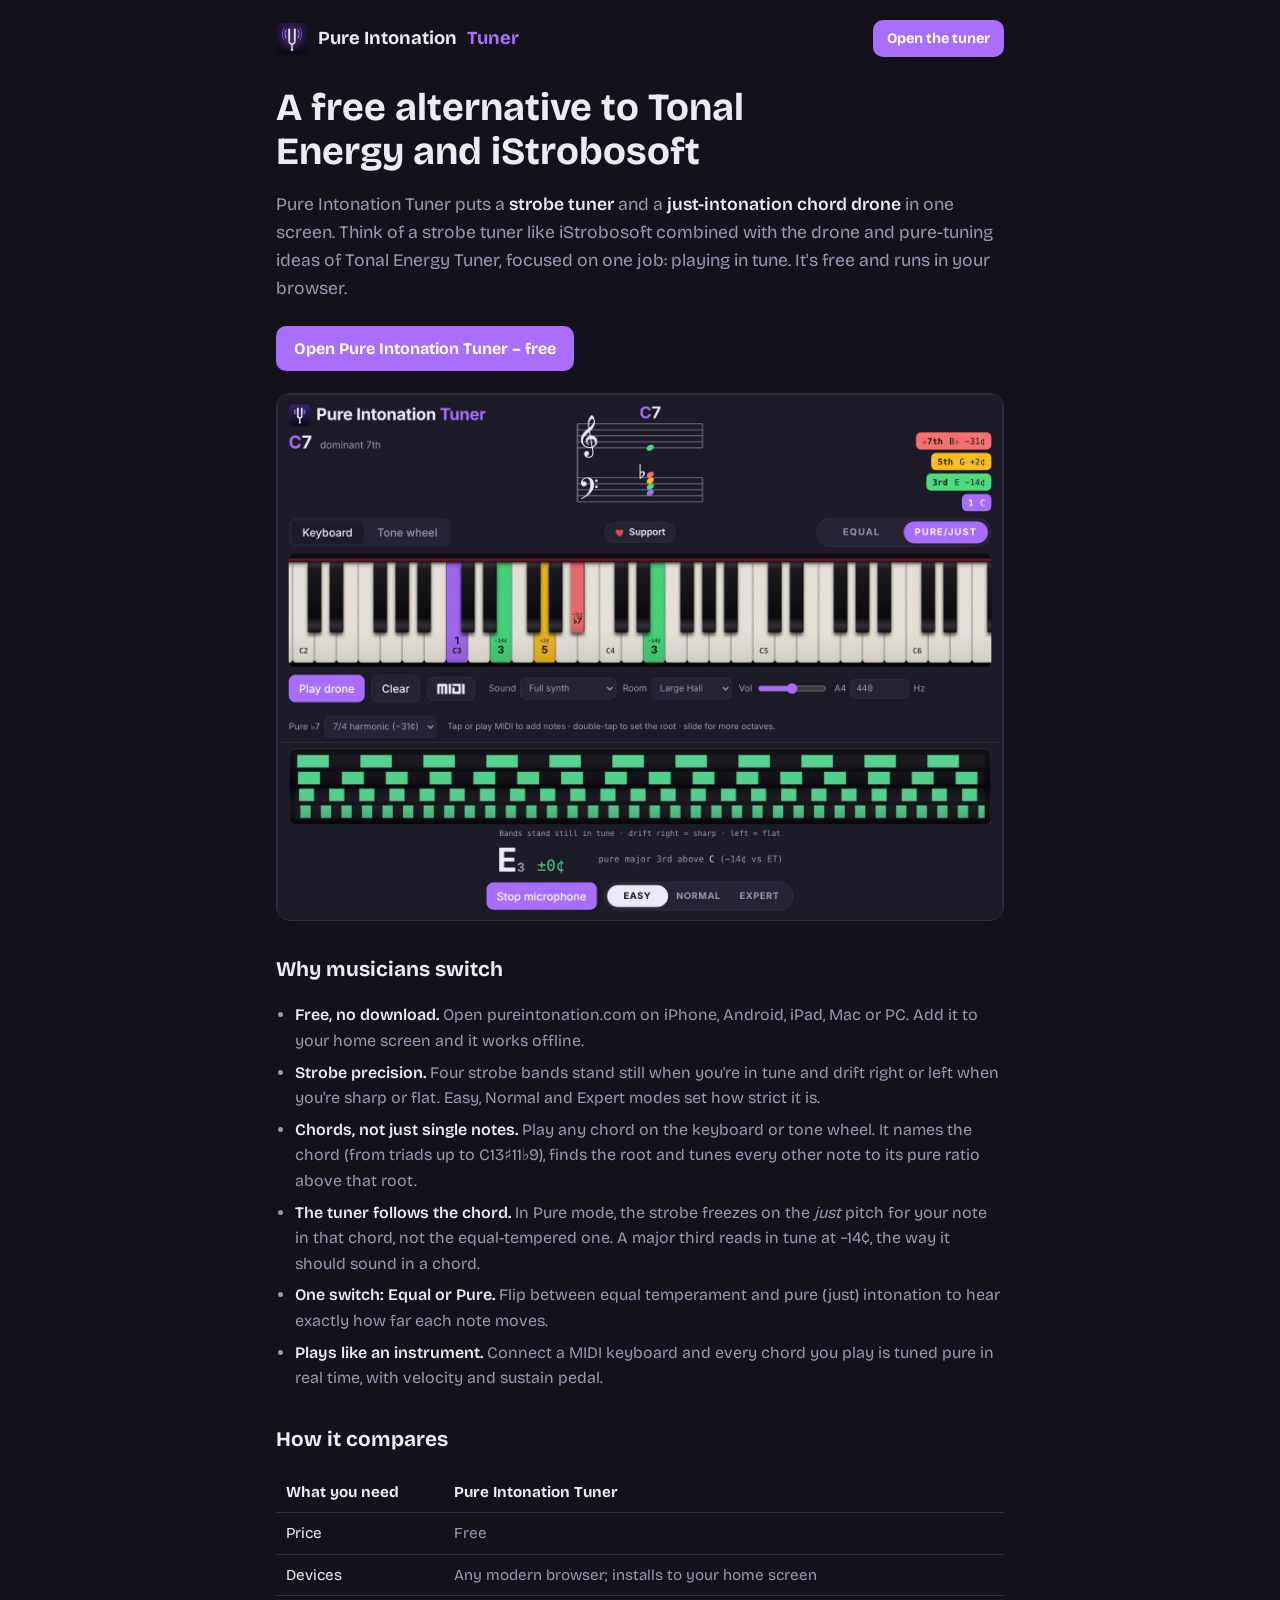
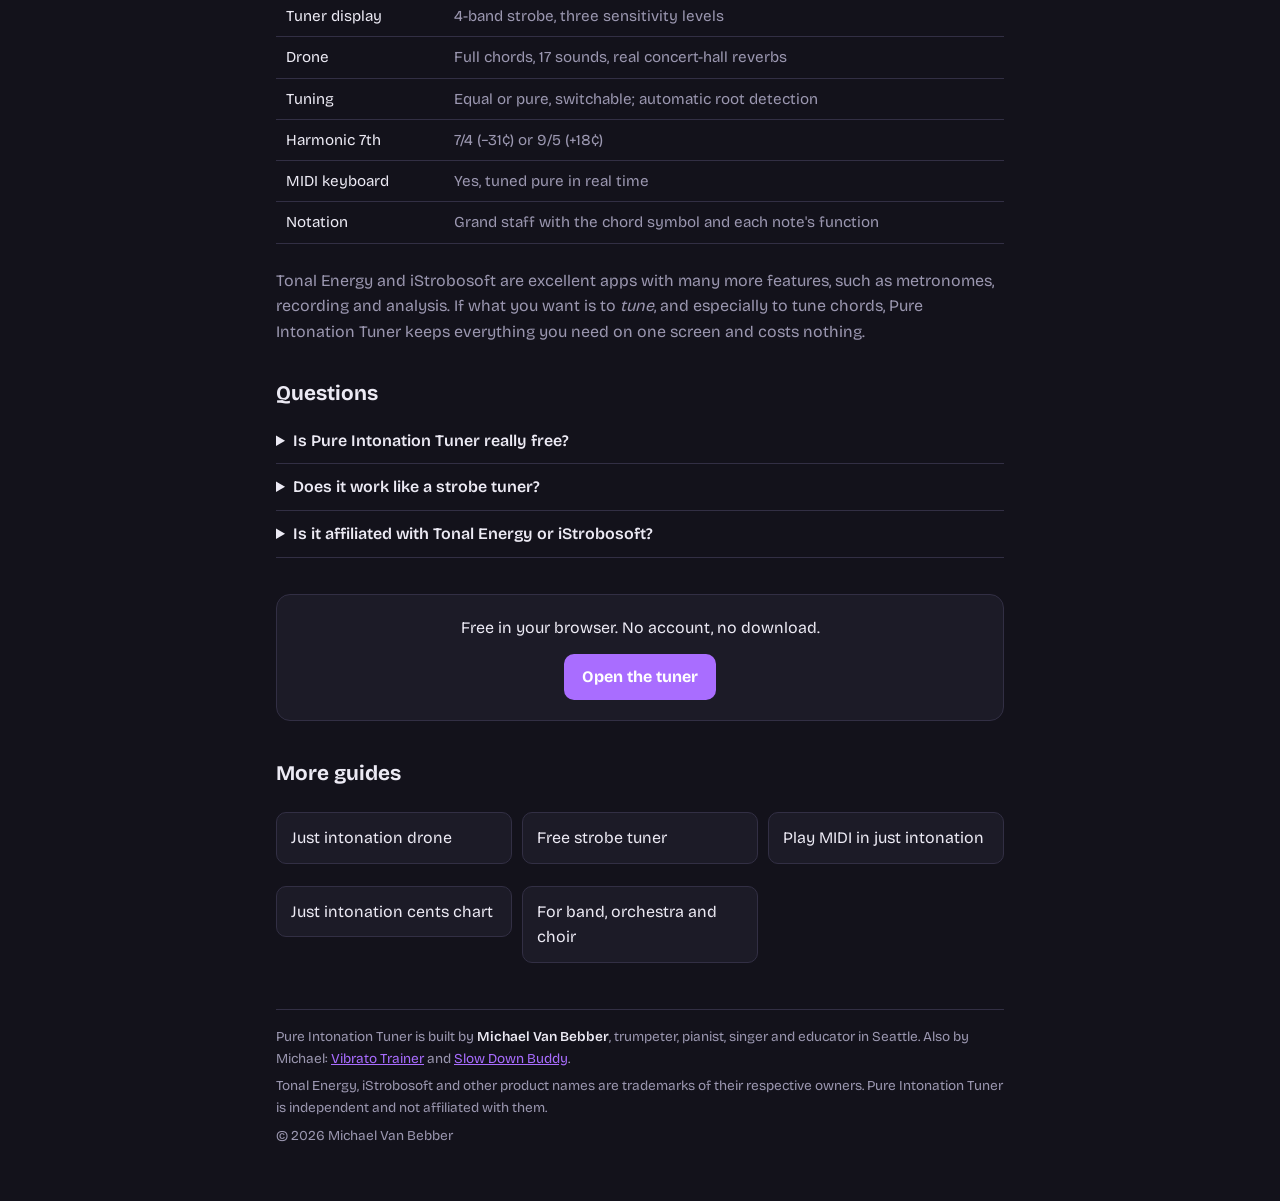
<file: tonal-energy-alternative/index.html>
<!doctype html>
<html lang="en">
<head>
<meta charset="utf-8">
<meta name="viewport" content="width=device-width,initial-scale=1">
<title>Free Tonal Energy &amp; iStrobosoft Alternative – Pure Intonation Tuner</title>
<meta name="description" content="A free alternative to Tonal Energy Tuner and iStrobosoft: a strobe tuner and just-intonation chord drone in one, focused only on tuning. Runs in any browser.">
<link rel="canonical" href="https://pureintonation.com/tonal-energy-alternative/">
<meta name="robots" content="index,follow,max-image-preview:large">
<meta name="author" content="Michael Van Bebber">
<meta name="theme-color" content="#13121b">
<meta property="og:type" content="article">
<meta property="og:site_name" content="Pure Intonation Tuner">
<meta property="og:title" content="Free Tonal Energy &amp; iStrobosoft Alternative – Pure Intonation Tuner">
<meta property="og:description" content="A free alternative to Tonal Energy Tuner and iStrobosoft: a strobe tuner and just-intonation chord drone in one, focused only on tuning. Runs in any browser.">
<meta property="og:url" content="https://pureintonation.com/tonal-energy-alternative/">
<meta property="og:image" content="https://pureintonation.com/og-image.png">
<meta name="twitter:card" content="summary_large_image">
<link rel="icon" href="/favicon.ico" sizes="48x48">
<link rel="icon" href="/favicon.svg" type="image/svg+xml">
<link rel="apple-touch-icon" href="/apple-touch-icon.png">
<link rel="preconnect" href="https://fonts.gstatic.com" crossorigin><link rel="preconnect" href="https://fonts.googleapis.com">
<link rel="stylesheet" href="https://fonts.googleapis.com/css2?family=Bricolage+Grotesque:opsz,wght@12..96,500;12..96,700&display=swap">
<link rel="stylesheet" href="/guides.css?v=75">
<script type="application/ld+json">[{"@context": "https://schema.org", "@type": "WebPage", "name": "Free Tonal Energy & iStrobosoft Alternative – Pure Intonation Tuner", "url": "https://pureintonation.com/tonal-energy-alternative/", "description": "A free alternative to Tonal Energy Tuner and iStrobosoft: a strobe tuner and just-intonation chord drone in one, focused only on tuning. Runs in any browser.", "isPartOf": {"@type": "WebSite", "name": "Pure Intonation Tuner", "url": "https://pureintonation.com/"}, "about": {"@type": "WebApplication", "name": "Pure Intonation Tuner", "url": "https://pureintonation.com/", "applicationCategory": "MusicApplication", "operatingSystem": "Any (web browser)", "offers": {"@type": "Offer", "price": "0", "priceCurrency": "USD"}}, "author": {"@type": "Person", "name": "Michael Van Bebber"}}, {"@context": "https://schema.org", "@type": "FAQPage", "mainEntity": [{"@type": "Question", "name": "Is Pure Intonation Tuner really free?", "acceptedAnswer": {"@type": "Answer", "text": "Yes. It runs free in any modern browser, with no account, no ads and no download. A Support button lets you leave a tip if you find it useful."}}, {"@type": "Question", "name": "Does it work like a strobe tuner?", "acceptedAnswer": {"@type": "Answer", "text": "Yes. Its four-band strobe display stands still when you are in tune, so you can see deviations of a cent or two. In Pure mode the strobe targets the just pitch for your note in the current chord."}}, {"@type": "Question", "name": "Is it affiliated with Tonal Energy or iStrobosoft?", "acceptedAnswer": {"@type": "Answer", "text": "No. Pure Intonation Tuner is an independent project by Michael Van Bebber. Tonal Energy and iStrobosoft are products of their respective owners."}}]}, {"@context": "https://schema.org", "@type": "BreadcrumbList", "itemListElement": [{"@type": "ListItem", "position": 1, "name": "Pure Intonation Tuner", "item": "https://pureintonation.com/"}, {"@type": "ListItem", "position": 2, "name": "Tonal Energy alternative", "item": "https://pureintonation.com/tonal-energy-alternative/"}]}]</script>
</head>
<body>
<div class="wrap">
<header class="top"><a class="brand" href="/"><img src="/icon-192.png" alt="" width="32" height="32">Pure Intonation <span>Tuner</span></a><a class="cta small" href="/">Open the tuner</a></header>
<main>
<h1>A free alternative to Tonal Energy and iStrobosoft</h1>
<p class="lede">Pure Intonation Tuner puts a <strong>strobe tuner</strong> and a <strong>just-intonation chord drone</strong> in one screen. Think of a strobe tuner like iStrobosoft combined with the drone and pure-tuning ideas of Tonal Energy Tuner, focused on one job: playing in tune. It's free and runs in your browser.</p>
<p class="hero"><a class="cta" href="/">Open Pure Intonation Tuner – free</a></p>
<img class="shot" src="/app-screenshot.jpg?v=75" alt="Pure Intonation Tuner: a C7 chord tuned pure (E −14¢, G +2¢, B♭ −31¢) and the strobe tuner standing still, green, on a pure major third" width="1590" height="1152" loading="lazy">

<h2>Why musicians switch</h2>
<ul>
<li><strong>Free, no download.</strong> Open pureintonation.com on iPhone, Android, iPad, Mac or PC. Add it to your home screen and it works offline.</li>
<li><strong>Strobe precision.</strong> Four strobe bands stand still when you're in tune and drift right or left when you're sharp or flat. Easy, Normal and Expert modes set how strict it is.</li>
<li><strong>Chords, not just single notes.</strong> Play any chord on the keyboard or tone wheel. It names the chord (from triads up to C13♯11♭9), finds the root and tunes every other note to its pure ratio above that root.</li>
<li><strong>The tuner follows the chord.</strong> In Pure mode, the strobe freezes on the <em>just</em> pitch for your note in that chord, not the equal-tempered one. A major third reads in tune at −14¢, the way it should sound in a chord.</li>
<li><strong>One switch: Equal or Pure.</strong> Flip between equal temperament and pure (just) intonation to hear exactly how far each note moves.</li>
<li><strong>Plays like an instrument.</strong> Connect a MIDI keyboard and every chord you play is tuned pure in real time, with velocity and sustain pedal.</li>
</ul>
<h2>How it compares</h2>
<div class="tablewrap"><table>
<thead><tr><th>What you need</th><th>Pure Intonation Tuner</th></tr></thead>
<tbody>
<tr><td>Price</td><td>Free</td></tr>
<tr><td>Devices</td><td>Any modern browser; installs to your home screen</td></tr>
<tr><td>Tuner display</td><td>4-band strobe, three sensitivity levels</td></tr>
<tr><td>Drone</td><td>Full chords, 17 sounds, real concert-hall reverbs</td></tr>
<tr><td>Tuning</td><td>Equal or pure, switchable; automatic root detection</td></tr>
<tr><td>Harmonic 7th</td><td>7/4 (−31¢) or 9/5 (+18¢)</td></tr>
<tr><td>MIDI keyboard</td><td>Yes, tuned pure in real time</td></tr>
<tr><td>Notation</td><td>Grand staff with the chord symbol and each note's function</td></tr>
</tbody></table></div>
<p>Tonal Energy and iStrobosoft are excellent apps with many more features, such as metronomes, recording and analysis. If what you want is to <em>tune</em>, and especially to tune chords, Pure Intonation Tuner keeps everything you need on one screen and costs nothing.</p>

<section class="faq"><h2>Questions</h2><details><summary>Is Pure Intonation Tuner really free?</summary><p>Yes. It runs free in any modern browser, with no account, no ads and no download. A Support button lets you leave a tip if you find it useful.</p></details><details><summary>Does it work like a strobe tuner?</summary><p>Yes. Its four-band strobe display stands still when you are in tune, so you can see deviations of a cent or two. In Pure mode the strobe targets the just pitch for your note in the current chord.</p></details><details><summary>Is it affiliated with Tonal Energy or iStrobosoft?</summary><p>No. Pure Intonation Tuner is an independent project by Michael Van Bebber. Tonal Energy and iStrobosoft are products of their respective owners.</p></details></section>
<div class="band"><p>Free in your browser. No account, no download.</p><a class="cta" href="/">Open the tuner</a></div>
<h2>More guides</h2>
<ul class="more"><li><a href="/just-intonation-drone/">Just intonation drone</a></li><li><a href="/strobe-tuner/">Free strobe tuner</a></li><li><a href="/midi-just-intonation/">Play MIDI in just intonation</a></li><li><a href="/just-intonation-chart/">Just intonation cents chart</a></li><li><a href="/band-intonation/">For band, orchestra and choir</a></li></ul>
</main>
<footer>
<p>Pure Intonation Tuner is built by <strong>Michael Van Bebber</strong>, trumpeter, pianist, singer and educator in Seattle. Also by Michael: <a href="https://vibratotrainer.com">Vibrato Trainer</a> and <a href="https://slowdownbuddy.com">Slow Down Buddy</a>.</p>
<p>Tonal Energy, iStrobosoft and other product names are trademarks of their respective owners. Pure Intonation Tuner is independent and not affiliated with them.</p>
<p>© 2026 Michael Van Bebber</p>
</footer>
</div>
</body>
</html>
</file>
<file: guides.css>
:root{--bg:#13121b;--panel:#1c1b27;--raise:#262434;--line:#322f44;--fg:#eceaf4;--muted:#9b97b0;--root:#a96dff;--note:#e8b44a;
--display:"Bricolage Grotesque","Avenir Next",system-ui,sans-serif;--mono:"IBM Plex Mono",ui-monospace,Menlo,monospace;color-scheme:dark}
*{box-sizing:border-box}
html,body{margin:0;background:var(--bg);color:var(--fg)}
body{font-family:var(--display);line-height:1.6;-webkit-text-size-adjust:100%}
a{color:var(--root)}
.wrap{max-width:760px;margin:0 auto;padding:20px 16px 48px}
.top{display:flex;align-items:center;justify-content:space-between;gap:12px;margin-bottom:28px}
.brand{display:flex;align-items:center;gap:10px;color:var(--fg);text-decoration:none;font-weight:700;font-size:1.15rem}
.brand img{width:32px;height:32px;border-radius:8px}
.brand span{color:var(--root)}
.cta{display:inline-block;background:var(--root);color:#fff;text-decoration:none;font-weight:700;padding:10px 18px;border-radius:10px}
.cta.small{padding:7px 14px;font-size:.9rem}
h1{font-size:clamp(1.7rem,4.5vw,2.4rem);line-height:1.15;margin:0 0 14px;text-wrap:balance}
h2{font-size:1.3rem;margin:32px 0 8px}
p,li{color:var(--muted)}
strong{color:var(--fg);font-weight:600}
.lede{font-size:1.1rem}
.lede strong{color:var(--fg)}
ul,ol{padding-left:1.2em}
li{margin:6px 0}
.hero{margin:22px 0 8px}
.shot{display:block;width:100%;height:auto;border-radius:14px;border:1px solid var(--line);margin:22px 0}
.tablewrap{overflow-x:auto}
table{border-collapse:collapse;width:100%;font-size:.95rem;margin:8px 0}
th,td{text-align:left;padding:8px 10px;border-bottom:1px solid var(--line);vertical-align:top}
th{color:var(--fg)} td{color:var(--muted)} td:first-child{color:var(--fg)}
.faq details{border-bottom:1px solid var(--line);padding:10px 0}
.faq summary{cursor:pointer;font-weight:600}
.faq p{margin:8px 0 0}
.band{background:var(--panel);border:1px solid var(--line);border-radius:14px;padding:20px;margin:36px 0;text-align:center}
.band p{margin:0 0 14px;color:var(--fg)}
.more{display:grid;grid-template-columns:repeat(auto-fit,minmax(200px,1fr));gap:10px;padding:0;list-style:none}
.more a{display:block;background:var(--panel);border:1px solid var(--line);border-radius:10px;padding:12px 14px;text-decoration:none;color:var(--fg)}
.more a:hover{border-color:var(--root)}
footer{border-top:1px solid var(--line);margin-top:40px;padding-top:16px;font-size:.85rem;color:var(--muted)}
footer p{margin:0 0 6px}
</file>
